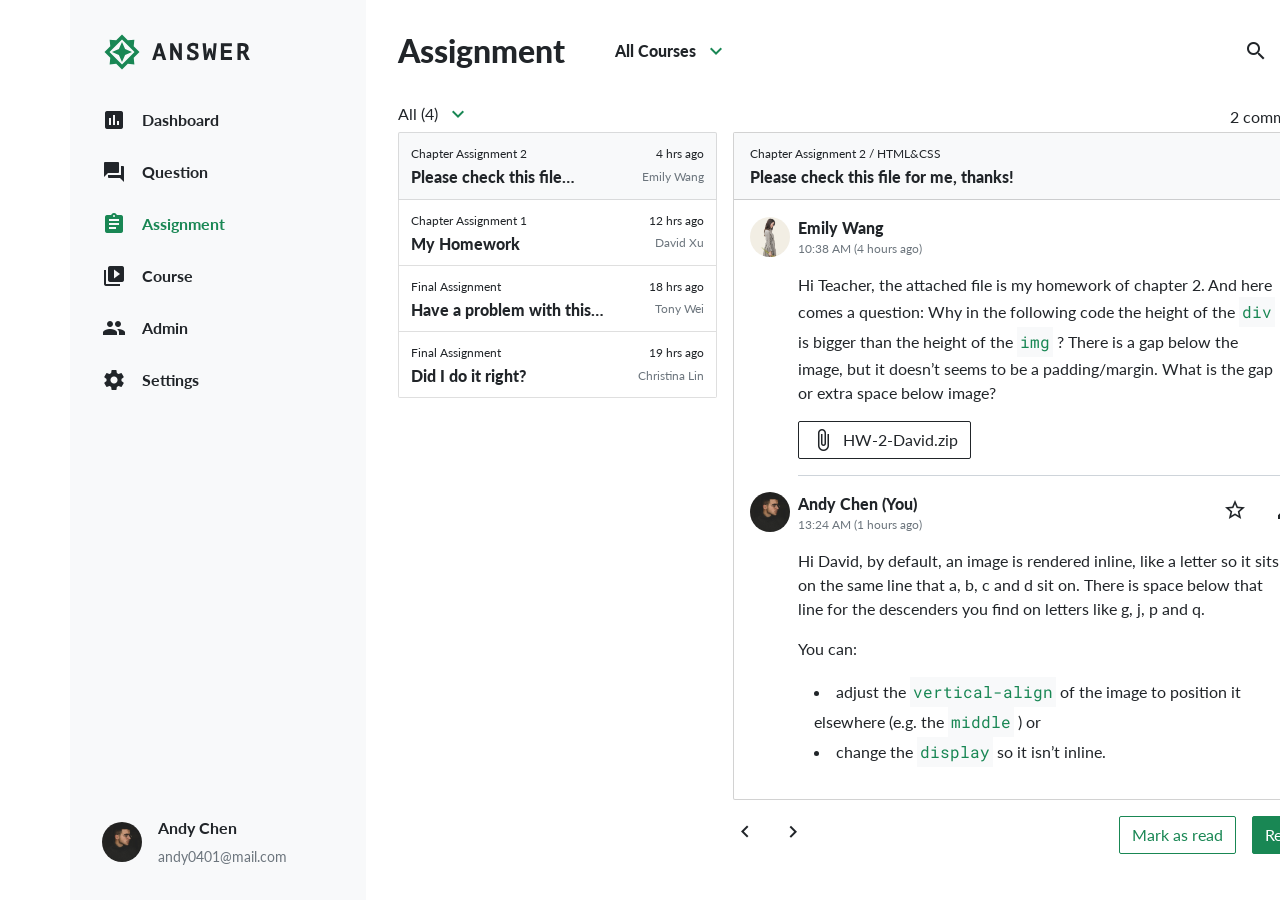
<file: index.html>
<!DOCTYPE html>
<html lang="en">

<head>
  <meta charset="UTF-8">
  <meta name="viewport" content="width=device-width, initial-scale=1.0">
  <meta http-equiv="X-UA-Compatible" content="ie=edge">
  <link rel="icon" href="assets/images/favicon.ico">
  <title>
    後台頁面
  </title>
  <link href="https://fonts.googleapis.com/icon?family=Material+Icons" rel="stylesheet">
  <link rel="stylesheet" href="./assets/style/all.css">
</head>

<body>
  <div class="container d-flex p-0">
    <aside class="bg-light d-flex flex-column justify-content-between pt-5 me-5">
      <nav>
        <h1><a href="#" class="ms-5 mb-5">ANSWER</a></h1>
        <ul class="nav flex-column">
          <li class="nav-item py-1">
            <a href="#" class="d-flex text-dark">
              <span class="material-icons">
                assessment
              </span>Dashboard</a>
          </li>
          <li class="nav-item  py-1">
            <a href="#" class="d-flex text-dark">
              <span class="material-icons">
                question_answer
              </span>Question</a>
          </li>
          <li class="nav-item  py-1">
            <a href="#" class="d-flex text-dark active">
              <span class="material-icons">
                assignment
              </span>Assignment</a>
          </li>
          <li class="nav-item  py-1">
            <a href="#" class="d-flex text-dark">
              <span class="material-icons">
                video_library
              </span>Course</a>
          </li>
          <li class="nav-item  py-1">
            <a href="#" class="d-flex text-dark">
              <span class="material-icons">
                people
              </span>Admin</a>
          </li>
          <li class="nav-item  py-1">
            <a href="#" class="d-flex text-dark">
              <span class="material-icons">
                settings
              </span>Settings</a>
          </li>
        </ul>
      </nav>

      <div class="user d-flex align-items-center mb-5 ms-5">
        <div class="avatar rounded-circle me-3"></div>
        <ul class="user-info m-0 p-0 list-unstyled">
          <li class="user-name m-0 p-0 mb-1">Andy Chen</li>
          <li class="user-mail"><a href="mailto:andy0401@mail.com">andy0401@mail.com</a></li>
        </ul>
      </div>
    </aside>
    <div class="main">
      <section class="top d-flex align-items-center justify-content-between mt-5">
    <div class="d-flex align-items-center">
        <h2>Assignment</h2>
        <div href="#" class="dropdown top-btn d-flex align-items-center" type="button" data-bs-toggle="dropdown"
            aria-expanded="false">All Courses
            <span class="material-icons ms-2">
                expand_more
            </span>
        </div>
        <ul class="dropdown-menu">
            <li><a class="dropdown-item" href="#">Chapter Assignment 1</a></li>
            <li><a class="dropdown-item" href="#">Chapter Assignment 2</a></li>
            <li><a class="dropdown-item" href="#">Final Assignment</a></li>
        </ul>
    </div>
    <ul class="tools d-flex list-unstyled m-0">
        <li><a href="#"><span class="material-icons">
                    search
                </span></a></li>
        <li class="ms-4"><a href="#"><span class="material-icons">
                    notifications_active
                </span></a></li>
    </ul>
</section>
<section class="content d-flex flex-column mt-5">
    <div class="d-flex align-items-center justify-content-between">
        <div>
            <div href="#" type="button" class="dropdown collection-btn d-flex align-items-center"
                data-bs-toggle="dropdown" aria-expanded="false">All (4)
                <span class="material-icons ps-2">
                    expand_more
                </span>
            </div>
            <ul class="dropdown-menu">
                <li><a class="dropdown-item" href="#">All (4)</a></li>
                <li><a class="dropdown-item" href="#">New (3)</a></li>
                <li><a class="dropdown-item" href="#">Fixed (1)</a></li>
            </ul>
        </div>


        <span>2 comments</span>
    </div>
    <div class="d-flex justify-content-between">
        <div class="collection me-3">
            <ul class="list-group collection-list">
                <li href="#" class="list-group-item list-group-item-action work">
                    <div class="collection-info d-flex align-items-center justify-content-between mb-1">
                        <p class="m-0">Chapter Assignment 2</p>
                        <p class="m-0">4 hrs ago</p>
                    </div>
                    <div class="collection-title  d-flex align-items-center justify-content-between">
                        <h3 class="m-0">Please check this file…</h3>
                        <span>Emily Wang</span>
                    </div>
                </li>
                <li href="#" class="list-group-item list-group-item-action">
                    <div class="collection-info d-flex align-items-center justify-content-between mb-1">
                        <p class="m-0">Chapter Assignment 1</p>
                        <p class="m-0">12 hrs ago</p>
                    </div>
                    <div class="collection-title  d-flex align-items-center justify-content-between">
                        <h3 class="m-0">My Homework</h3>
                        <span>David Xu</span>
                    </div>
                </li>
                <li href="#" class="list-group-item list-group-item-action">
                    <div class="collection-info d-flex align-items-center justify-content-between mb-1">
                        <p class="m-0">Final Assignment</p>
                        <p class="m-0">18 hrs ago</p>
                    </div>
                    <div class="collection-title  d-flex align-items-center justify-content-between">
                        <h3 class="m-0">Have a problem with this…</h3>
                        <span>Tony Wei</span>
                    </div>
                </li>
                <li href="#" class="list-group-item list-group-item-action">
                    <div class="collection-info d-flex align-items-center justify-content-between mb-1">
                        <p class="m-0">Final Assignment</p>
                        <p class="m-0">19 hrs ago</p>
                    </div>
                    <div class="collection-title  d-flex align-items-center justify-content-between">
                        <h3 class="m-0">Did I do it right?</h3>
                        <span>Christina Lin</span>
                    </div>
                </li>
            </ul>
        </div>
        <div class="article">
            <div class="card">
                <div class="card-header file d-flex align-items-center justify-content-between work">
                    <div>
                        <p>Chapter Assignment 2 / HTML&CSS</p>
                        <h3 class="m-0 mt-1">Please check this file for me, thanks!</h3>
                    </div>
                    <a href="#"><span class="material-icons">
                            more_vert
                        </span></a>
                </div>
                <div class="card-body pb-0">
                    <div class="card-user d-flex align-items-center">
                        <div class="card-avatar rounded-circle"></div>
                        <ul class="card-info list-unstyled m-0 ms-2">
                            <li class="card-name">Emily Wang</li>
                            <li class="card-times">10:38 AM (4 hours ago)</li>
                        </ul>
                    </div>
                    <p class="card-content ms-6 me-3 pb-3">Hi Teacher, the attached file is my homework of chapter 2.
                        And
                        here
                        comes a
                        question: Why in the
                        following code the height of the <span class="mark">div</span> is bigger than the height of the
                        <span class="mark">img</span> ? There is a gap below
                        the
                        image, but it doesn’t seems to be a padding/margin. What is the gap or extra space below image?

                        <button type="button" class="btn btn-outline-dark d-flex align-items-center mt-3">
                            <span class="material-icons me-2">
                                attach_file
                            </span>HW-2-David.zip</button>
                    </p>
                </div>
                <div class="card-admin card-body">
                    <div class="admin-user d-flex align-items-center justify-content-between">
                        <div class="d-flex">
                            <div class="admin-avatar rounded-circle"></div>
                            <ul class="admin-info list-unstyled m-0 ms-2">
                                <li class="admin-name">Andy Chen (You)</li>
                                <li class="admin-times">13:24 AM (1 hours ago)</li>
                            </ul>
                        </div>
                        <div><a href="#"><span class="admin-star material-icons">
                                    star_outline
                                </span></a>
                            <a href="#"><span class="admin-edit material-icons ms-4">
                                    edit
                                </span></a>
                        </div>
                    </div>
                    <p class="admin-content ms-6 me-3">
                        Hi David, by default, an image is rendered inline, like a letter so it sits on the same line
                        that a, b, c and d sit on. There is space below that line for the descenders you find on letters
                        like g, j, p and q.</p>
                    <p class="ms-6 me-3">You can:</p>
                    <ul class="ms-5 me-3">
                        <li>adjust the <span class="mark">vertical-align</span> of the image to position it
                            elsewhere
                            (e.g. the <span class="mark">middle</span> ) or</li>
                        <li>change the <span class="mark">display</span> so it isn’t inline.</li>
                    </ul>

                </div>
                <div class="edit d-none">
                    <div class="edit-card card-header file work">
                        <ul class="d-flex align-items-center list-unstyled">
                            <li class="me-4"><a href="" class="d-flex align-items-center">Body Text<span
                                        class="material-icons">
                                        arrow_drop_down
                                    </span></a></li>
                            <li class="me-4"><a href=""><span class="material-icons">
                                        format_bold
                                    </span></a></li>
                            <li class="me-4"><a href=""><span class="material-icons">
                                        format_italic
                                    </span></a></li>
                            <li class="me-4"><a href=""><span class="material-icons">
                                        format_list_bulleted
                                    </span></a></li>
                            <li class="me-4"><a href=""><span class="material-icons">
                                        format_list_numbered
                                    </span></a></li>
                            <li class="me-4"><a href=""><span class="material-icons">
                                        image
                                    </span></a></li>
                            <li class="me-4"><a href=""><span class="material-icons">
                                        link
                                    </span></a></li>
                            <li class="me-4"><a href=""><span class="material-icons">
                                        code
                                    </span></a></li>
                        </ul>
                    </div>
                    <div class="edit-body">
                        <textarea class="edit-content px-4 py-4" placeholder="Reply an answer…"></textarea>
                    </div>
                    <ul class="edit-buttons d-flex justify-content-end list-unstyled me-4 mb-3">
                        <li><button type="button" class="btn btn-outline-success edit-cancel">Cancel</button></li>
                        <li><button type="button" class="btn btn-success ms-3" data-bs-toggle="modal"
                                data-bs-target="#staticBackdrop">Reply</button></li>
                    </ul>
                </div>
            </div>
            <div class="article-footer d-flex justify-content-between align-items-center mt-3">
                <ul class="pages d-flex list-unstyled">
                    <li><a href="#"><span class="material-icons">
                                keyboard_arrow_left
                            </span></a>
                    </li>
                    <li class="ms-4"><a href="#"><span class="material-icons">
                                keyboard_arrow_right
                            </span></a>
                    </li>
                </ul>
                <ul class="admin-btn buttons d-flex list-unstyled">
                    <li><button type="button" class="btn btn-outline-success">Mark as read</button></li>
                    <li><button type="button" class="btn btn-success admin-reply ms-3">Reply</button></li>
                </ul>
            </div>
        </div>
    </div>
</section>
    </div>
  </div>

  <script src="https://cdn.jsdelivr.net/npm/bootstrap@5.0.2/dist/js/bootstrap.bundle.min.js"
    integrity="sha384-MrcW6ZMFYlzcLA8Nl+NtUVF0sA7MsXsP1UyJoMp4YLEuNSfAP+JcXn/tWtIaxVXM"
    crossorigin="anonymous"></script>
  <script src="./assets/js/vendors.js"></script>
  <script src="./assets/js/all.js"></script>
</body>

</html>
</file>
<file: assets/style/all.css>
@import url("https://fonts.googleapis.com/css2?family=Lato:wght@400;700&family=Roboto+Mono&display=swap");
/*!
   * Bootstrap  v5.2.0 (https://getbootstrap.com/)
   * Copyright 2011-2022 The Bootstrap Authors
   * Copyright 2011-2022 Twitter, Inc.
   * Licensed under MIT (https://github.com/twbs/bootstrap/blob/main/LICENSE)
   */
:root {
  --bs-blue: #0d6efd;
  --bs-indigo: #6610f2;
  --bs-purple: #6f42c1;
  --bs-pink: #d63384;
  --bs-red: #dc3545;
  --bs-orange: #fd7e14;
  --bs-yellow: #ffc107;
  --bs-green: #198754;
  --bs-teal: #20c997;
  --bs-cyan: #0dcaf0;
  --bs-black: #000;
  --bs-white: #fff;
  --bs-gray: #6c757d;
  --bs-gray-dark: #343a40;
  --bs-gray-100: #f8f9fa;
  --bs-gray-200: #e9ecef;
  --bs-gray-300: #dee2e6;
  --bs-gray-400: #ced4da;
  --bs-gray-500: #adb5bd;
  --bs-gray-600: #6c757d;
  --bs-gray-700: #495057;
  --bs-gray-800: #343a40;
  --bs-gray-900: #212529;
  --bs-primary: #0d6efd;
  --bs-secondary: #6c757d;
  --bs-success: #198754;
  --bs-info: #0dcaf0;
  --bs-warning: #ffc107;
  --bs-danger: #dc3545;
  --bs-light: #f8f9fa;
  --bs-dark: #212529;
  --bs-primary-rgb: 13, 110, 253;
  --bs-secondary-rgb: 108, 117, 125;
  --bs-success-rgb: 25, 135, 84;
  --bs-info-rgb: 13, 202, 240;
  --bs-warning-rgb: 255, 193, 7;
  --bs-danger-rgb: 220, 53, 69;
  --bs-light-rgb: 248, 249, 250;
  --bs-dark-rgb: 33, 37, 41;
  --bs-white-rgb: 255, 255, 255;
  --bs-black-rgb: 0, 0, 0;
  --bs-body-color-rgb: 33, 37, 41;
  --bs-body-bg-rgb: 255, 255, 255;
  --bs-font-sans-serif: system-ui, -apple-system, "Segoe UI", Roboto, "Helvetica Neue", "Noto Sans", "Liberation Sans", Arial, sans-serif, "Apple Color Emoji", "Segoe UI Emoji", "Segoe UI Symbol", "Noto Color Emoji";
  --bs-font-monospace: SFMono-Regular, Menlo, Monaco, Consolas, "Liberation Mono", "Courier New", monospace;
  --bs-gradient: linear-gradient(180deg, rgba(255, 255, 255, 0.15), rgba(255, 255, 255, 0));
  --bs-body-font-family: var(--bs-font-sans-serif);
  --bs-body-font-size: 1rem;
  --bs-body-font-weight: 400;
  --bs-body-line-height: 1.5;
  --bs-body-color: #212529;
  --bs-body-bg: #fff;
  --bs-border-width: 1px;
  --bs-border-style: solid;
  --bs-border-color: #dee2e6;
  --bs-border-color-translucent: rgba(0, 0, 0, 0.175);
  --bs-border-radius: 0.125rem;
  --bs-border-radius-sm: 0.25rem;
  --bs-border-radius-lg: 0.5rem;
  --bs-border-radius-xl: 1rem;
  --bs-border-radius-2xl: 2rem;
  --bs-border-radius-pill: 50rem;
  --bs-link-color: #0d6efd;
  --bs-link-hover-color: #0a58ca;
  --bs-code-color: #d63384;
  --bs-highlight-bg: #fff3cd; }

*,
*::before,
*::after {
  -webkit-box-sizing: border-box;
          box-sizing: border-box; }

@media (prefers-reduced-motion: no-preference) {
  :root {
    scroll-behavior: smooth; } }

body {
  margin: 0;
  font-family: var(--bs-body-font-family);
  font-size: var(--bs-body-font-size);
  font-weight: var(--bs-body-font-weight);
  line-height: var(--bs-body-line-height);
  color: var(--bs-body-color);
  text-align: var(--bs-body-text-align);
  background-color: var(--bs-body-bg);
  -webkit-text-size-adjust: 100%;
  -webkit-tap-highlight-color: rgba(0, 0, 0, 0); }

hr {
  margin: 1rem 0;
  color: inherit;
  border: 0;
  border-top: 1px solid;
  opacity: 0.25; }

h1, .h1, h2, .h2, h3, .h3, h4, .h4, h5, .h5, h6, .h6 {
  margin-top: 0;
  margin-bottom: 0.5rem;
  font-weight: 500;
  line-height: 1.2; }

h1, .h1 {
  font-size: calc(1.375rem + 1.5vw); }
  @media (min-width: 1200px) {
    h1, .h1 {
      font-size: 2.5rem; } }

h2, .h2 {
  font-size: calc(1.325rem + 0.9vw); }
  @media (min-width: 1200px) {
    h2, .h2 {
      font-size: 2rem; } }

h3, .h3 {
  font-size: calc(1.3rem + 0.6vw); }
  @media (min-width: 1200px) {
    h3, .h3 {
      font-size: 1.75rem; } }

h4, .h4 {
  font-size: calc(1.275rem + 0.3vw); }
  @media (min-width: 1200px) {
    h4, .h4 {
      font-size: 1.5rem; } }

h5, .h5 {
  font-size: 1.25rem; }

h6, .h6 {
  font-size: 1rem; }

p {
  margin-top: 0;
  margin-bottom: 1rem; }

abbr[title] {
  -webkit-text-decoration: underline dotted;
          text-decoration: underline dotted;
  cursor: help;
  -webkit-text-decoration-skip-ink: none;
          text-decoration-skip-ink: none; }

address {
  margin-bottom: 1rem;
  font-style: normal;
  line-height: inherit; }

ol,
ul {
  padding-left: 2rem; }

ol,
ul,
dl {
  margin-top: 0;
  margin-bottom: 1rem; }

ol ol,
ul ul,
ol ul,
ul ol {
  margin-bottom: 0; }

dt {
  font-weight: 700; }

dd {
  margin-bottom: .5rem;
  margin-left: 0; }

blockquote {
  margin: 0 0 1rem; }

b,
strong {
  font-weight: bolder; }

small, .small {
  font-size: 0.875em; }

mark, .mark {
  padding: 0.1875em;
  background-color: var(--bs-highlight-bg); }

sub,
sup {
  position: relative;
  font-size: 0.75em;
  line-height: 0;
  vertical-align: baseline; }

sub {
  bottom: -.25em; }

sup {
  top: -.5em; }

a {
  color: var(--bs-link-color);
  text-decoration: underline; }
  a:hover {
    color: var(--bs-link-hover-color); }

a:not([href]):not([class]), a:not([href]):not([class]):hover {
  color: inherit;
  text-decoration: none; }

pre,
code,
kbd,
samp {
  font-family: var(--bs-font-monospace);
  font-size: 1em; }

pre {
  display: block;
  margin-top: 0;
  margin-bottom: 1rem;
  overflow: auto;
  font-size: 0.875em; }
  pre code {
    font-size: inherit;
    color: inherit;
    word-break: normal; }

code {
  font-size: 0.875em;
  color: var(--bs-code-color);
  word-wrap: break-word; }
  a > code {
    color: inherit; }

kbd {
  padding: 0.1875rem 0.375rem;
  font-size: 0.875em;
  color: var(--bs-body-bg);
  background-color: var(--bs-body-color);
  border-radius: 0.25rem; }
  kbd kbd {
    padding: 0;
    font-size: 1em; }

figure {
  margin: 0 0 1rem; }

img,
svg {
  vertical-align: middle; }

table {
  caption-side: bottom;
  border-collapse: collapse; }

caption {
  padding-top: 0.5rem;
  padding-bottom: 0.5rem;
  color: #6c757d;
  text-align: left; }

th {
  text-align: inherit;
  text-align: -webkit-match-parent; }

thead,
tbody,
tfoot,
tr,
td,
th {
  border-color: inherit;
  border-style: solid;
  border-width: 0; }

label {
  display: inline-block; }

button {
  border-radius: 0; }

button:focus:not(:focus-visible) {
  outline: 0; }

input,
button,
select,
optgroup,
textarea {
  margin: 0;
  font-family: inherit;
  font-size: inherit;
  line-height: inherit; }

button,
select {
  text-transform: none; }

[role="button"] {
  cursor: pointer; }

select {
  word-wrap: normal; }
  select:disabled {
    opacity: 1; }

[list]:not([type="date"]):not([type="datetime-local"]):not([type="month"]):not([type="week"]):not([type="time"])::-webkit-calendar-picker-indicator {
  display: none !important; }

button,
[type="button"],
[type="reset"],
[type="submit"] {
  -webkit-appearance: button; }
  button:not(:disabled),
  [type="button"]:not(:disabled),
  [type="reset"]:not(:disabled),
  [type="submit"]:not(:disabled) {
    cursor: pointer; }

::-moz-focus-inner {
  padding: 0;
  border-style: none; }

textarea {
  resize: vertical; }

fieldset {
  min-width: 0;
  padding: 0;
  margin: 0;
  border: 0; }

legend {
  float: left;
  width: 100%;
  padding: 0;
  margin-bottom: 0.5rem;
  font-size: calc(1.275rem + 0.3vw);
  line-height: inherit; }
  @media (min-width: 1200px) {
    legend {
      font-size: 1.5rem; } }
  legend + * {
    clear: left; }

::-webkit-datetime-edit-fields-wrapper,
::-webkit-datetime-edit-text,
::-webkit-datetime-edit-minute,
::-webkit-datetime-edit-hour-field,
::-webkit-datetime-edit-day-field,
::-webkit-datetime-edit-month-field,
::-webkit-datetime-edit-year-field {
  padding: 0; }

::-webkit-inner-spin-button {
  height: auto; }

[type="search"] {
  outline-offset: -2px;
  -webkit-appearance: textfield; }

/* rtl:raw:
[type="tel"],
[type="url"],
[type="email"],
[type="number"] {
  direction: ltr;
}
*/
::-webkit-search-decoration {
  -webkit-appearance: none; }

::-webkit-color-swatch-wrapper {
  padding: 0; }

::file-selector-button {
  font: inherit;
  -webkit-appearance: button; }

output {
  display: inline-block; }

iframe {
  border: 0; }

summary {
  display: list-item;
  cursor: pointer; }

progress {
  vertical-align: baseline; }

[hidden] {
  display: none !important; }

.lead {
  font-size: 1.25rem;
  font-weight: 300; }

.display-1 {
  font-size: calc(1.625rem + 4.5vw);
  font-weight: 300;
  line-height: 1.2; }
  @media (min-width: 1200px) {
    .display-1 {
      font-size: 5rem; } }

.display-2 {
  font-size: calc(1.575rem + 3.9vw);
  font-weight: 300;
  line-height: 1.2; }
  @media (min-width: 1200px) {
    .display-2 {
      font-size: 4.5rem; } }

.display-3 {
  font-size: calc(1.525rem + 3.3vw);
  font-weight: 300;
  line-height: 1.2; }
  @media (min-width: 1200px) {
    .display-3 {
      font-size: 4rem; } }

.display-4 {
  font-size: calc(1.475rem + 2.7vw);
  font-weight: 300;
  line-height: 1.2; }
  @media (min-width: 1200px) {
    .display-4 {
      font-size: 3.5rem; } }

.display-5 {
  font-size: calc(1.425rem + 2.1vw);
  font-weight: 300;
  line-height: 1.2; }
  @media (min-width: 1200px) {
    .display-5 {
      font-size: 3rem; } }

.display-6 {
  font-size: calc(1.375rem + 1.5vw);
  font-weight: 300;
  line-height: 1.2; }
  @media (min-width: 1200px) {
    .display-6 {
      font-size: 2.5rem; } }

.list-unstyled {
  padding-left: 0;
  list-style: none; }

.list-inline {
  padding-left: 0;
  list-style: none; }

.list-inline-item {
  display: inline-block; }
  .list-inline-item:not(:last-child) {
    margin-right: 0.5rem; }

.initialism {
  font-size: 0.875em;
  text-transform: uppercase; }

.blockquote {
  margin-bottom: 1rem;
  font-size: 1.25rem; }
  .blockquote > :last-child {
    margin-bottom: 0; }

.blockquote-footer {
  margin-top: -1rem;
  margin-bottom: 1rem;
  font-size: 0.875em;
  color: #6c757d; }
  .blockquote-footer::before {
    content: "\2014\00A0"; }

.img-fluid {
  max-width: 100%;
  height: auto; }

.img-thumbnail {
  padding: 0.25rem;
  background-color: #fff;
  border: 1px solid var(--bs-border-color);
  border-radius: 0.125rem;
  max-width: 100%;
  height: auto; }

.figure {
  display: inline-block; }

.figure-img {
  margin-bottom: 0.5rem;
  line-height: 1; }

.figure-caption {
  font-size: 0.875em;
  color: #6c757d; }

.container,
.container-fluid,
.container-sm,
.container-md,
.container-lg,
.container-xl,
.container-xxl {
  --bs-gutter-x: 1.5rem;
  --bs-gutter-y: 0;
  width: 100%;
  padding-right: calc(var(--bs-gutter-x) * .5);
  padding-left: calc(var(--bs-gutter-x) * .5);
  margin-right: auto;
  margin-left: auto; }

@media (min-width: 576px) {
  .container, .container-sm {
    max-width: 540px; } }

@media (min-width: 768px) {
  .container, .container-sm, .container-md {
    max-width: 720px; } }

@media (min-width: 992px) {
  .container, .container-sm, .container-md, .container-lg {
    max-width: 960px; } }

@media (min-width: 1200px) {
  .container, .container-sm, .container-md, .container-lg, .container-xl {
    max-width: 1140px; } }

@media (min-width: 1400px) {
  .container, .container-sm, .container-md, .container-lg, .container-xl, .container-xxl {
    max-width: 1320px; } }

.row {
  --bs-gutter-x: 1.5rem;
  --bs-gutter-y: 0;
  display: -webkit-box;
  display: -ms-flexbox;
  display: flex;
  -ms-flex-wrap: wrap;
      flex-wrap: wrap;
  margin-top: calc(-1 * var(--bs-gutter-y));
  margin-right: calc(-.5 * var(--bs-gutter-x));
  margin-left: calc(-.5 * var(--bs-gutter-x)); }
  .row > * {
    -ms-flex-negative: 0;
        flex-shrink: 0;
    width: 100%;
    max-width: 100%;
    padding-right: calc(var(--bs-gutter-x) * .5);
    padding-left: calc(var(--bs-gutter-x) * .5);
    margin-top: var(--bs-gutter-y); }

.col {
  -webkit-box-flex: 1;
      -ms-flex: 1 0 0%;
          flex: 1 0 0%; }

.row-cols-auto > * {
  -webkit-box-flex: 0;
      -ms-flex: 0 0 auto;
          flex: 0 0 auto;
  width: auto; }

.row-cols-1 > * {
  -webkit-box-flex: 0;
      -ms-flex: 0 0 auto;
          flex: 0 0 auto;
  width: 100%; }

.row-cols-2 > * {
  -webkit-box-flex: 0;
      -ms-flex: 0 0 auto;
          flex: 0 0 auto;
  width: 50%; }

.row-cols-3 > * {
  -webkit-box-flex: 0;
      -ms-flex: 0 0 auto;
          flex: 0 0 auto;
  width: 33.33333%; }

.row-cols-4 > * {
  -webkit-box-flex: 0;
      -ms-flex: 0 0 auto;
          flex: 0 0 auto;
  width: 25%; }

.row-cols-5 > * {
  -webkit-box-flex: 0;
      -ms-flex: 0 0 auto;
          flex: 0 0 auto;
  width: 20%; }

.row-cols-6 > * {
  -webkit-box-flex: 0;
      -ms-flex: 0 0 auto;
          flex: 0 0 auto;
  width: 16.66667%; }

.col-auto {
  -webkit-box-flex: 0;
      -ms-flex: 0 0 auto;
          flex: 0 0 auto;
  width: auto; }

.col-1 {
  -webkit-box-flex: 0;
      -ms-flex: 0 0 auto;
          flex: 0 0 auto;
  width: 8.33333%; }

.col-2 {
  -webkit-box-flex: 0;
      -ms-flex: 0 0 auto;
          flex: 0 0 auto;
  width: 16.66667%; }

.col-3 {
  -webkit-box-flex: 0;
      -ms-flex: 0 0 auto;
          flex: 0 0 auto;
  width: 25%; }

.col-4 {
  -webkit-box-flex: 0;
      -ms-flex: 0 0 auto;
          flex: 0 0 auto;
  width: 33.33333%; }

.col-5 {
  -webkit-box-flex: 0;
      -ms-flex: 0 0 auto;
          flex: 0 0 auto;
  width: 41.66667%; }

.col-6 {
  -webkit-box-flex: 0;
      -ms-flex: 0 0 auto;
          flex: 0 0 auto;
  width: 50%; }

.col-7 {
  -webkit-box-flex: 0;
      -ms-flex: 0 0 auto;
          flex: 0 0 auto;
  width: 58.33333%; }

.col-8 {
  -webkit-box-flex: 0;
      -ms-flex: 0 0 auto;
          flex: 0 0 auto;
  width: 66.66667%; }

.col-9 {
  -webkit-box-flex: 0;
      -ms-flex: 0 0 auto;
          flex: 0 0 auto;
  width: 75%; }

.col-10 {
  -webkit-box-flex: 0;
      -ms-flex: 0 0 auto;
          flex: 0 0 auto;
  width: 83.33333%; }

.col-11 {
  -webkit-box-flex: 0;
      -ms-flex: 0 0 auto;
          flex: 0 0 auto;
  width: 91.66667%; }

.col-12 {
  -webkit-box-flex: 0;
      -ms-flex: 0 0 auto;
          flex: 0 0 auto;
  width: 100%; }

.offset-1 {
  margin-left: 8.33333%; }

.offset-2 {
  margin-left: 16.66667%; }

.offset-3 {
  margin-left: 25%; }

.offset-4 {
  margin-left: 33.33333%; }

.offset-5 {
  margin-left: 41.66667%; }

.offset-6 {
  margin-left: 50%; }

.offset-7 {
  margin-left: 58.33333%; }

.offset-8 {
  margin-left: 66.66667%; }

.offset-9 {
  margin-left: 75%; }

.offset-10 {
  margin-left: 83.33333%; }

.offset-11 {
  margin-left: 91.66667%; }

.g-0,
.gx-0 {
  --bs-gutter-x: 0; }

.g-0,
.gy-0 {
  --bs-gutter-y: 0; }

.g-1,
.gx-1 {
  --bs-gutter-x: 0.25rem; }

.g-1,
.gy-1 {
  --bs-gutter-y: 0.25rem; }

.g-2,
.gx-2 {
  --bs-gutter-x: 0.5rem; }

.g-2,
.gy-2 {
  --bs-gutter-y: 0.5rem; }

.g-3,
.gx-3 {
  --bs-gutter-x: 1rem; }

.g-3,
.gy-3 {
  --bs-gutter-y: 1rem; }

.g-4,
.gx-4 {
  --bs-gutter-x: 1.5rem; }

.g-4,
.gy-4 {
  --bs-gutter-y: 1.5rem; }

.g-5,
.gx-5 {
  --bs-gutter-x: 2rem; }

.g-5,
.gy-5 {
  --bs-gutter-y: 2rem; }

.g-6,
.gx-6 {
  --bs-gutter-x: 3rem; }

.g-6,
.gy-6 {
  --bs-gutter-y: 3rem; }

@media (min-width: 576px) {
  .col-sm {
    -webkit-box-flex: 1;
        -ms-flex: 1 0 0%;
            flex: 1 0 0%; }
  .row-cols-sm-auto > * {
    -webkit-box-flex: 0;
        -ms-flex: 0 0 auto;
            flex: 0 0 auto;
    width: auto; }
  .row-cols-sm-1 > * {
    -webkit-box-flex: 0;
        -ms-flex: 0 0 auto;
            flex: 0 0 auto;
    width: 100%; }
  .row-cols-sm-2 > * {
    -webkit-box-flex: 0;
        -ms-flex: 0 0 auto;
            flex: 0 0 auto;
    width: 50%; }
  .row-cols-sm-3 > * {
    -webkit-box-flex: 0;
        -ms-flex: 0 0 auto;
            flex: 0 0 auto;
    width: 33.33333%; }
  .row-cols-sm-4 > * {
    -webkit-box-flex: 0;
        -ms-flex: 0 0 auto;
            flex: 0 0 auto;
    width: 25%; }
  .row-cols-sm-5 > * {
    -webkit-box-flex: 0;
        -ms-flex: 0 0 auto;
            flex: 0 0 auto;
    width: 20%; }
  .row-cols-sm-6 > * {
    -webkit-box-flex: 0;
        -ms-flex: 0 0 auto;
            flex: 0 0 auto;
    width: 16.66667%; }
  .col-sm-auto {
    -webkit-box-flex: 0;
        -ms-flex: 0 0 auto;
            flex: 0 0 auto;
    width: auto; }
  .col-sm-1 {
    -webkit-box-flex: 0;
        -ms-flex: 0 0 auto;
            flex: 0 0 auto;
    width: 8.33333%; }
  .col-sm-2 {
    -webkit-box-flex: 0;
        -ms-flex: 0 0 auto;
            flex: 0 0 auto;
    width: 16.66667%; }
  .col-sm-3 {
    -webkit-box-flex: 0;
        -ms-flex: 0 0 auto;
            flex: 0 0 auto;
    width: 25%; }
  .col-sm-4 {
    -webkit-box-flex: 0;
        -ms-flex: 0 0 auto;
            flex: 0 0 auto;
    width: 33.33333%; }
  .col-sm-5 {
    -webkit-box-flex: 0;
        -ms-flex: 0 0 auto;
            flex: 0 0 auto;
    width: 41.66667%; }
  .col-sm-6 {
    -webkit-box-flex: 0;
        -ms-flex: 0 0 auto;
            flex: 0 0 auto;
    width: 50%; }
  .col-sm-7 {
    -webkit-box-flex: 0;
        -ms-flex: 0 0 auto;
            flex: 0 0 auto;
    width: 58.33333%; }
  .col-sm-8 {
    -webkit-box-flex: 0;
        -ms-flex: 0 0 auto;
            flex: 0 0 auto;
    width: 66.66667%; }
  .col-sm-9 {
    -webkit-box-flex: 0;
        -ms-flex: 0 0 auto;
            flex: 0 0 auto;
    width: 75%; }
  .col-sm-10 {
    -webkit-box-flex: 0;
        -ms-flex: 0 0 auto;
            flex: 0 0 auto;
    width: 83.33333%; }
  .col-sm-11 {
    -webkit-box-flex: 0;
        -ms-flex: 0 0 auto;
            flex: 0 0 auto;
    width: 91.66667%; }
  .col-sm-12 {
    -webkit-box-flex: 0;
        -ms-flex: 0 0 auto;
            flex: 0 0 auto;
    width: 100%; }
  .offset-sm-0 {
    margin-left: 0; }
  .offset-sm-1 {
    margin-left: 8.33333%; }
  .offset-sm-2 {
    margin-left: 16.66667%; }
  .offset-sm-3 {
    margin-left: 25%; }
  .offset-sm-4 {
    margin-left: 33.33333%; }
  .offset-sm-5 {
    margin-left: 41.66667%; }
  .offset-sm-6 {
    margin-left: 50%; }
  .offset-sm-7 {
    margin-left: 58.33333%; }
  .offset-sm-8 {
    margin-left: 66.66667%; }
  .offset-sm-9 {
    margin-left: 75%; }
  .offset-sm-10 {
    margin-left: 83.33333%; }
  .offset-sm-11 {
    margin-left: 91.66667%; }
  .g-sm-0,
  .gx-sm-0 {
    --bs-gutter-x: 0; }
  .g-sm-0,
  .gy-sm-0 {
    --bs-gutter-y: 0; }
  .g-sm-1,
  .gx-sm-1 {
    --bs-gutter-x: 0.25rem; }
  .g-sm-1,
  .gy-sm-1 {
    --bs-gutter-y: 0.25rem; }
  .g-sm-2,
  .gx-sm-2 {
    --bs-gutter-x: 0.5rem; }
  .g-sm-2,
  .gy-sm-2 {
    --bs-gutter-y: 0.5rem; }
  .g-sm-3,
  .gx-sm-3 {
    --bs-gutter-x: 1rem; }
  .g-sm-3,
  .gy-sm-3 {
    --bs-gutter-y: 1rem; }
  .g-sm-4,
  .gx-sm-4 {
    --bs-gutter-x: 1.5rem; }
  .g-sm-4,
  .gy-sm-4 {
    --bs-gutter-y: 1.5rem; }
  .g-sm-5,
  .gx-sm-5 {
    --bs-gutter-x: 2rem; }
  .g-sm-5,
  .gy-sm-5 {
    --bs-gutter-y: 2rem; }
  .g-sm-6,
  .gx-sm-6 {
    --bs-gutter-x: 3rem; }
  .g-sm-6,
  .gy-sm-6 {
    --bs-gutter-y: 3rem; } }

@media (min-width: 768px) {
  .col-md {
    -webkit-box-flex: 1;
        -ms-flex: 1 0 0%;
            flex: 1 0 0%; }
  .row-cols-md-auto > * {
    -webkit-box-flex: 0;
        -ms-flex: 0 0 auto;
            flex: 0 0 auto;
    width: auto; }
  .row-cols-md-1 > * {
    -webkit-box-flex: 0;
        -ms-flex: 0 0 auto;
            flex: 0 0 auto;
    width: 100%; }
  .row-cols-md-2 > * {
    -webkit-box-flex: 0;
        -ms-flex: 0 0 auto;
            flex: 0 0 auto;
    width: 50%; }
  .row-cols-md-3 > * {
    -webkit-box-flex: 0;
        -ms-flex: 0 0 auto;
            flex: 0 0 auto;
    width: 33.33333%; }
  .row-cols-md-4 > * {
    -webkit-box-flex: 0;
        -ms-flex: 0 0 auto;
            flex: 0 0 auto;
    width: 25%; }
  .row-cols-md-5 > * {
    -webkit-box-flex: 0;
        -ms-flex: 0 0 auto;
            flex: 0 0 auto;
    width: 20%; }
  .row-cols-md-6 > * {
    -webkit-box-flex: 0;
        -ms-flex: 0 0 auto;
            flex: 0 0 auto;
    width: 16.66667%; }
  .col-md-auto {
    -webkit-box-flex: 0;
        -ms-flex: 0 0 auto;
            flex: 0 0 auto;
    width: auto; }
  .col-md-1 {
    -webkit-box-flex: 0;
        -ms-flex: 0 0 auto;
            flex: 0 0 auto;
    width: 8.33333%; }
  .col-md-2 {
    -webkit-box-flex: 0;
        -ms-flex: 0 0 auto;
            flex: 0 0 auto;
    width: 16.66667%; }
  .col-md-3 {
    -webkit-box-flex: 0;
        -ms-flex: 0 0 auto;
            flex: 0 0 auto;
    width: 25%; }
  .col-md-4 {
    -webkit-box-flex: 0;
        -ms-flex: 0 0 auto;
            flex: 0 0 auto;
    width: 33.33333%; }
  .col-md-5 {
    -webkit-box-flex: 0;
        -ms-flex: 0 0 auto;
            flex: 0 0 auto;
    width: 41.66667%; }
  .col-md-6 {
    -webkit-box-flex: 0;
        -ms-flex: 0 0 auto;
            flex: 0 0 auto;
    width: 50%; }
  .col-md-7 {
    -webkit-box-flex: 0;
        -ms-flex: 0 0 auto;
            flex: 0 0 auto;
    width: 58.33333%; }
  .col-md-8 {
    -webkit-box-flex: 0;
        -ms-flex: 0 0 auto;
            flex: 0 0 auto;
    width: 66.66667%; }
  .col-md-9 {
    -webkit-box-flex: 0;
        -ms-flex: 0 0 auto;
            flex: 0 0 auto;
    width: 75%; }
  .col-md-10 {
    -webkit-box-flex: 0;
        -ms-flex: 0 0 auto;
            flex: 0 0 auto;
    width: 83.33333%; }
  .col-md-11 {
    -webkit-box-flex: 0;
        -ms-flex: 0 0 auto;
            flex: 0 0 auto;
    width: 91.66667%; }
  .col-md-12 {
    -webkit-box-flex: 0;
        -ms-flex: 0 0 auto;
            flex: 0 0 auto;
    width: 100%; }
  .offset-md-0 {
    margin-left: 0; }
  .offset-md-1 {
    margin-left: 8.33333%; }
  .offset-md-2 {
    margin-left: 16.66667%; }
  .offset-md-3 {
    margin-left: 25%; }
  .offset-md-4 {
    margin-left: 33.33333%; }
  .offset-md-5 {
    margin-left: 41.66667%; }
  .offset-md-6 {
    margin-left: 50%; }
  .offset-md-7 {
    margin-left: 58.33333%; }
  .offset-md-8 {
    margin-left: 66.66667%; }
  .offset-md-9 {
    margin-left: 75%; }
  .offset-md-10 {
    margin-left: 83.33333%; }
  .offset-md-11 {
    margin-left: 91.66667%; }
  .g-md-0,
  .gx-md-0 {
    --bs-gutter-x: 0; }
  .g-md-0,
  .gy-md-0 {
    --bs-gutter-y: 0; }
  .g-md-1,
  .gx-md-1 {
    --bs-gutter-x: 0.25rem; }
  .g-md-1,
  .gy-md-1 {
    --bs-gutter-y: 0.25rem; }
  .g-md-2,
  .gx-md-2 {
    --bs-gutter-x: 0.5rem; }
  .g-md-2,
  .gy-md-2 {
    --bs-gutter-y: 0.5rem; }
  .g-md-3,
  .gx-md-3 {
    --bs-gutter-x: 1rem; }
  .g-md-3,
  .gy-md-3 {
    --bs-gutter-y: 1rem; }
  .g-md-4,
  .gx-md-4 {
    --bs-gutter-x: 1.5rem; }
  .g-md-4,
  .gy-md-4 {
    --bs-gutter-y: 1.5rem; }
  .g-md-5,
  .gx-md-5 {
    --bs-gutter-x: 2rem; }
  .g-md-5,
  .gy-md-5 {
    --bs-gutter-y: 2rem; }
  .g-md-6,
  .gx-md-6 {
    --bs-gutter-x: 3rem; }
  .g-md-6,
  .gy-md-6 {
    --bs-gutter-y: 3rem; } }

@media (min-width: 992px) {
  .col-lg {
    -webkit-box-flex: 1;
        -ms-flex: 1 0 0%;
            flex: 1 0 0%; }
  .row-cols-lg-auto > * {
    -webkit-box-flex: 0;
        -ms-flex: 0 0 auto;
            flex: 0 0 auto;
    width: auto; }
  .row-cols-lg-1 > * {
    -webkit-box-flex: 0;
        -ms-flex: 0 0 auto;
            flex: 0 0 auto;
    width: 100%; }
  .row-cols-lg-2 > * {
    -webkit-box-flex: 0;
        -ms-flex: 0 0 auto;
            flex: 0 0 auto;
    width: 50%; }
  .row-cols-lg-3 > * {
    -webkit-box-flex: 0;
        -ms-flex: 0 0 auto;
            flex: 0 0 auto;
    width: 33.33333%; }
  .row-cols-lg-4 > * {
    -webkit-box-flex: 0;
        -ms-flex: 0 0 auto;
            flex: 0 0 auto;
    width: 25%; }
  .row-cols-lg-5 > * {
    -webkit-box-flex: 0;
        -ms-flex: 0 0 auto;
            flex: 0 0 auto;
    width: 20%; }
  .row-cols-lg-6 > * {
    -webkit-box-flex: 0;
        -ms-flex: 0 0 auto;
            flex: 0 0 auto;
    width: 16.66667%; }
  .col-lg-auto {
    -webkit-box-flex: 0;
        -ms-flex: 0 0 auto;
            flex: 0 0 auto;
    width: auto; }
  .col-lg-1 {
    -webkit-box-flex: 0;
        -ms-flex: 0 0 auto;
            flex: 0 0 auto;
    width: 8.33333%; }
  .col-lg-2 {
    -webkit-box-flex: 0;
        -ms-flex: 0 0 auto;
            flex: 0 0 auto;
    width: 16.66667%; }
  .col-lg-3 {
    -webkit-box-flex: 0;
        -ms-flex: 0 0 auto;
            flex: 0 0 auto;
    width: 25%; }
  .col-lg-4 {
    -webkit-box-flex: 0;
        -ms-flex: 0 0 auto;
            flex: 0 0 auto;
    width: 33.33333%; }
  .col-lg-5 {
    -webkit-box-flex: 0;
        -ms-flex: 0 0 auto;
            flex: 0 0 auto;
    width: 41.66667%; }
  .col-lg-6 {
    -webkit-box-flex: 0;
        -ms-flex: 0 0 auto;
            flex: 0 0 auto;
    width: 50%; }
  .col-lg-7 {
    -webkit-box-flex: 0;
        -ms-flex: 0 0 auto;
            flex: 0 0 auto;
    width: 58.33333%; }
  .col-lg-8 {
    -webkit-box-flex: 0;
        -ms-flex: 0 0 auto;
            flex: 0 0 auto;
    width: 66.66667%; }
  .col-lg-9 {
    -webkit-box-flex: 0;
        -ms-flex: 0 0 auto;
            flex: 0 0 auto;
    width: 75%; }
  .col-lg-10 {
    -webkit-box-flex: 0;
        -ms-flex: 0 0 auto;
            flex: 0 0 auto;
    width: 83.33333%; }
  .col-lg-11 {
    -webkit-box-flex: 0;
        -ms-flex: 0 0 auto;
            flex: 0 0 auto;
    width: 91.66667%; }
  .col-lg-12 {
    -webkit-box-flex: 0;
        -ms-flex: 0 0 auto;
            flex: 0 0 auto;
    width: 100%; }
  .offset-lg-0 {
    margin-left: 0; }
  .offset-lg-1 {
    margin-left: 8.33333%; }
  .offset-lg-2 {
    margin-left: 16.66667%; }
  .offset-lg-3 {
    margin-left: 25%; }
  .offset-lg-4 {
    margin-left: 33.33333%; }
  .offset-lg-5 {
    margin-left: 41.66667%; }
  .offset-lg-6 {
    margin-left: 50%; }
  .offset-lg-7 {
    margin-left: 58.33333%; }
  .offset-lg-8 {
    margin-left: 66.66667%; }
  .offset-lg-9 {
    margin-left: 75%; }
  .offset-lg-10 {
    margin-left: 83.33333%; }
  .offset-lg-11 {
    margin-left: 91.66667%; }
  .g-lg-0,
  .gx-lg-0 {
    --bs-gutter-x: 0; }
  .g-lg-0,
  .gy-lg-0 {
    --bs-gutter-y: 0; }
  .g-lg-1,
  .gx-lg-1 {
    --bs-gutter-x: 0.25rem; }
  .g-lg-1,
  .gy-lg-1 {
    --bs-gutter-y: 0.25rem; }
  .g-lg-2,
  .gx-lg-2 {
    --bs-gutter-x: 0.5rem; }
  .g-lg-2,
  .gy-lg-2 {
    --bs-gutter-y: 0.5rem; }
  .g-lg-3,
  .gx-lg-3 {
    --bs-gutter-x: 1rem; }
  .g-lg-3,
  .gy-lg-3 {
    --bs-gutter-y: 1rem; }
  .g-lg-4,
  .gx-lg-4 {
    --bs-gutter-x: 1.5rem; }
  .g-lg-4,
  .gy-lg-4 {
    --bs-gutter-y: 1.5rem; }
  .g-lg-5,
  .gx-lg-5 {
    --bs-gutter-x: 2rem; }
  .g-lg-5,
  .gy-lg-5 {
    --bs-gutter-y: 2rem; }
  .g-lg-6,
  .gx-lg-6 {
    --bs-gutter-x: 3rem; }
  .g-lg-6,
  .gy-lg-6 {
    --bs-gutter-y: 3rem; } }

@media (min-width: 1200px) {
  .col-xl {
    -webkit-box-flex: 1;
        -ms-flex: 1 0 0%;
            flex: 1 0 0%; }
  .row-cols-xl-auto > * {
    -webkit-box-flex: 0;
        -ms-flex: 0 0 auto;
            flex: 0 0 auto;
    width: auto; }
  .row-cols-xl-1 > * {
    -webkit-box-flex: 0;
        -ms-flex: 0 0 auto;
            flex: 0 0 auto;
    width: 100%; }
  .row-cols-xl-2 > * {
    -webkit-box-flex: 0;
        -ms-flex: 0 0 auto;
            flex: 0 0 auto;
    width: 50%; }
  .row-cols-xl-3 > * {
    -webkit-box-flex: 0;
        -ms-flex: 0 0 auto;
            flex: 0 0 auto;
    width: 33.33333%; }
  .row-cols-xl-4 > * {
    -webkit-box-flex: 0;
        -ms-flex: 0 0 auto;
            flex: 0 0 auto;
    width: 25%; }
  .row-cols-xl-5 > * {
    -webkit-box-flex: 0;
        -ms-flex: 0 0 auto;
            flex: 0 0 auto;
    width: 20%; }
  .row-cols-xl-6 > * {
    -webkit-box-flex: 0;
        -ms-flex: 0 0 auto;
            flex: 0 0 auto;
    width: 16.66667%; }
  .col-xl-auto {
    -webkit-box-flex: 0;
        -ms-flex: 0 0 auto;
            flex: 0 0 auto;
    width: auto; }
  .col-xl-1 {
    -webkit-box-flex: 0;
        -ms-flex: 0 0 auto;
            flex: 0 0 auto;
    width: 8.33333%; }
  .col-xl-2 {
    -webkit-box-flex: 0;
        -ms-flex: 0 0 auto;
            flex: 0 0 auto;
    width: 16.66667%; }
  .col-xl-3 {
    -webkit-box-flex: 0;
        -ms-flex: 0 0 auto;
            flex: 0 0 auto;
    width: 25%; }
  .col-xl-4 {
    -webkit-box-flex: 0;
        -ms-flex: 0 0 auto;
            flex: 0 0 auto;
    width: 33.33333%; }
  .col-xl-5 {
    -webkit-box-flex: 0;
        -ms-flex: 0 0 auto;
            flex: 0 0 auto;
    width: 41.66667%; }
  .col-xl-6 {
    -webkit-box-flex: 0;
        -ms-flex: 0 0 auto;
            flex: 0 0 auto;
    width: 50%; }
  .col-xl-7 {
    -webkit-box-flex: 0;
        -ms-flex: 0 0 auto;
            flex: 0 0 auto;
    width: 58.33333%; }
  .col-xl-8 {
    -webkit-box-flex: 0;
        -ms-flex: 0 0 auto;
            flex: 0 0 auto;
    width: 66.66667%; }
  .col-xl-9 {
    -webkit-box-flex: 0;
        -ms-flex: 0 0 auto;
            flex: 0 0 auto;
    width: 75%; }
  .col-xl-10 {
    -webkit-box-flex: 0;
        -ms-flex: 0 0 auto;
            flex: 0 0 auto;
    width: 83.33333%; }
  .col-xl-11 {
    -webkit-box-flex: 0;
        -ms-flex: 0 0 auto;
            flex: 0 0 auto;
    width: 91.66667%; }
  .col-xl-12 {
    -webkit-box-flex: 0;
        -ms-flex: 0 0 auto;
            flex: 0 0 auto;
    width: 100%; }
  .offset-xl-0 {
    margin-left: 0; }
  .offset-xl-1 {
    margin-left: 8.33333%; }
  .offset-xl-2 {
    margin-left: 16.66667%; }
  .offset-xl-3 {
    margin-left: 25%; }
  .offset-xl-4 {
    margin-left: 33.33333%; }
  .offset-xl-5 {
    margin-left: 41.66667%; }
  .offset-xl-6 {
    margin-left: 50%; }
  .offset-xl-7 {
    margin-left: 58.33333%; }
  .offset-xl-8 {
    margin-left: 66.66667%; }
  .offset-xl-9 {
    margin-left: 75%; }
  .offset-xl-10 {
    margin-left: 83.33333%; }
  .offset-xl-11 {
    margin-left: 91.66667%; }
  .g-xl-0,
  .gx-xl-0 {
    --bs-gutter-x: 0; }
  .g-xl-0,
  .gy-xl-0 {
    --bs-gutter-y: 0; }
  .g-xl-1,
  .gx-xl-1 {
    --bs-gutter-x: 0.25rem; }
  .g-xl-1,
  .gy-xl-1 {
    --bs-gutter-y: 0.25rem; }
  .g-xl-2,
  .gx-xl-2 {
    --bs-gutter-x: 0.5rem; }
  .g-xl-2,
  .gy-xl-2 {
    --bs-gutter-y: 0.5rem; }
  .g-xl-3,
  .gx-xl-3 {
    --bs-gutter-x: 1rem; }
  .g-xl-3,
  .gy-xl-3 {
    --bs-gutter-y: 1rem; }
  .g-xl-4,
  .gx-xl-4 {
    --bs-gutter-x: 1.5rem; }
  .g-xl-4,
  .gy-xl-4 {
    --bs-gutter-y: 1.5rem; }
  .g-xl-5,
  .gx-xl-5 {
    --bs-gutter-x: 2rem; }
  .g-xl-5,
  .gy-xl-5 {
    --bs-gutter-y: 2rem; }
  .g-xl-6,
  .gx-xl-6 {
    --bs-gutter-x: 3rem; }
  .g-xl-6,
  .gy-xl-6 {
    --bs-gutter-y: 3rem; } }

@media (min-width: 1400px) {
  .col-xxl {
    -webkit-box-flex: 1;
        -ms-flex: 1 0 0%;
            flex: 1 0 0%; }
  .row-cols-xxl-auto > * {
    -webkit-box-flex: 0;
        -ms-flex: 0 0 auto;
            flex: 0 0 auto;
    width: auto; }
  .row-cols-xxl-1 > * {
    -webkit-box-flex: 0;
        -ms-flex: 0 0 auto;
            flex: 0 0 auto;
    width: 100%; }
  .row-cols-xxl-2 > * {
    -webkit-box-flex: 0;
        -ms-flex: 0 0 auto;
            flex: 0 0 auto;
    width: 50%; }
  .row-cols-xxl-3 > * {
    -webkit-box-flex: 0;
        -ms-flex: 0 0 auto;
            flex: 0 0 auto;
    width: 33.33333%; }
  .row-cols-xxl-4 > * {
    -webkit-box-flex: 0;
        -ms-flex: 0 0 auto;
            flex: 0 0 auto;
    width: 25%; }
  .row-cols-xxl-5 > * {
    -webkit-box-flex: 0;
        -ms-flex: 0 0 auto;
            flex: 0 0 auto;
    width: 20%; }
  .row-cols-xxl-6 > * {
    -webkit-box-flex: 0;
        -ms-flex: 0 0 auto;
            flex: 0 0 auto;
    width: 16.66667%; }
  .col-xxl-auto {
    -webkit-box-flex: 0;
        -ms-flex: 0 0 auto;
            flex: 0 0 auto;
    width: auto; }
  .col-xxl-1 {
    -webkit-box-flex: 0;
        -ms-flex: 0 0 auto;
            flex: 0 0 auto;
    width: 8.33333%; }
  .col-xxl-2 {
    -webkit-box-flex: 0;
        -ms-flex: 0 0 auto;
            flex: 0 0 auto;
    width: 16.66667%; }
  .col-xxl-3 {
    -webkit-box-flex: 0;
        -ms-flex: 0 0 auto;
            flex: 0 0 auto;
    width: 25%; }
  .col-xxl-4 {
    -webkit-box-flex: 0;
        -ms-flex: 0 0 auto;
            flex: 0 0 auto;
    width: 33.33333%; }
  .col-xxl-5 {
    -webkit-box-flex: 0;
        -ms-flex: 0 0 auto;
            flex: 0 0 auto;
    width: 41.66667%; }
  .col-xxl-6 {
    -webkit-box-flex: 0;
        -ms-flex: 0 0 auto;
            flex: 0 0 auto;
    width: 50%; }
  .col-xxl-7 {
    -webkit-box-flex: 0;
        -ms-flex: 0 0 auto;
            flex: 0 0 auto;
    width: 58.33333%; }
  .col-xxl-8 {
    -webkit-box-flex: 0;
        -ms-flex: 0 0 auto;
            flex: 0 0 auto;
    width: 66.66667%; }
  .col-xxl-9 {
    -webkit-box-flex: 0;
        -ms-flex: 0 0 auto;
            flex: 0 0 auto;
    width: 75%; }
  .col-xxl-10 {
    -webkit-box-flex: 0;
        -ms-flex: 0 0 auto;
            flex: 0 0 auto;
    width: 83.33333%; }
  .col-xxl-11 {
    -webkit-box-flex: 0;
        -ms-flex: 0 0 auto;
            flex: 0 0 auto;
    width: 91.66667%; }
  .col-xxl-12 {
    -webkit-box-flex: 0;
        -ms-flex: 0 0 auto;
            flex: 0 0 auto;
    width: 100%; }
  .offset-xxl-0 {
    margin-left: 0; }
  .offset-xxl-1 {
    margin-left: 8.33333%; }
  .offset-xxl-2 {
    margin-left: 16.66667%; }
  .offset-xxl-3 {
    margin-left: 25%; }
  .offset-xxl-4 {
    margin-left: 33.33333%; }
  .offset-xxl-5 {
    margin-left: 41.66667%; }
  .offset-xxl-6 {
    margin-left: 50%; }
  .offset-xxl-7 {
    margin-left: 58.33333%; }
  .offset-xxl-8 {
    margin-left: 66.66667%; }
  .offset-xxl-9 {
    margin-left: 75%; }
  .offset-xxl-10 {
    margin-left: 83.33333%; }
  .offset-xxl-11 {
    margin-left: 91.66667%; }
  .g-xxl-0,
  .gx-xxl-0 {
    --bs-gutter-x: 0; }
  .g-xxl-0,
  .gy-xxl-0 {
    --bs-gutter-y: 0; }
  .g-xxl-1,
  .gx-xxl-1 {
    --bs-gutter-x: 0.25rem; }
  .g-xxl-1,
  .gy-xxl-1 {
    --bs-gutter-y: 0.25rem; }
  .g-xxl-2,
  .gx-xxl-2 {
    --bs-gutter-x: 0.5rem; }
  .g-xxl-2,
  .gy-xxl-2 {
    --bs-gutter-y: 0.5rem; }
  .g-xxl-3,
  .gx-xxl-3 {
    --bs-gutter-x: 1rem; }
  .g-xxl-3,
  .gy-xxl-3 {
    --bs-gutter-y: 1rem; }
  .g-xxl-4,
  .gx-xxl-4 {
    --bs-gutter-x: 1.5rem; }
  .g-xxl-4,
  .gy-xxl-4 {
    --bs-gutter-y: 1.5rem; }
  .g-xxl-5,
  .gx-xxl-5 {
    --bs-gutter-x: 2rem; }
  .g-xxl-5,
  .gy-xxl-5 {
    --bs-gutter-y: 2rem; }
  .g-xxl-6,
  .gx-xxl-6 {
    --bs-gutter-x: 3rem; }
  .g-xxl-6,
  .gy-xxl-6 {
    --bs-gutter-y: 3rem; } }

.table {
  --bs-table-color: var(--bs-body-color);
  --bs-table-bg: transparent;
  --bs-table-border-color: var(--bs-border-color);
  --bs-table-accent-bg: transparent;
  --bs-table-striped-color: var(--bs-body-color);
  --bs-table-striped-bg: rgba(0, 0, 0, 0.05);
  --bs-table-active-color: var(--bs-body-color);
  --bs-table-active-bg: rgba(0, 0, 0, 0.1);
  --bs-table-hover-color: var(--bs-body-color);
  --bs-table-hover-bg: rgba(0, 0, 0, 0.075);
  width: 100%;
  margin-bottom: 1rem;
  color: var(--bs-table-color);
  vertical-align: top;
  border-color: var(--bs-table-border-color); }
  .table > :not(caption) > * > * {
    padding: 0.5rem 0.5rem;
    background-color: var(--bs-table-bg);
    border-bottom-width: 1px;
    -webkit-box-shadow: inset 0 0 0 9999px var(--bs-table-accent-bg);
            box-shadow: inset 0 0 0 9999px var(--bs-table-accent-bg); }
  .table > tbody {
    vertical-align: inherit; }
  .table > thead {
    vertical-align: bottom; }

.table-group-divider {
  border-top: 2px solid currentcolor; }

.caption-top {
  caption-side: top; }

.table-sm > :not(caption) > * > * {
  padding: 0.25rem 0.25rem; }

.table-bordered > :not(caption) > * {
  border-width: 1px 0; }
  .table-bordered > :not(caption) > * > * {
    border-width: 0 1px; }

.table-borderless > :not(caption) > * > * {
  border-bottom-width: 0; }

.table-borderless > :not(:first-child) {
  border-top-width: 0; }

.table-striped > tbody > tr:nth-of-type(odd) > * {
  --bs-table-accent-bg: var(--bs-table-striped-bg);
  color: var(--bs-table-striped-color); }

.table-striped-columns > :not(caption) > tr > :nth-child(even) {
  --bs-table-accent-bg: var(--bs-table-striped-bg);
  color: var(--bs-table-striped-color); }

.table-active {
  --bs-table-accent-bg: var(--bs-table-active-bg);
  color: var(--bs-table-active-color); }

.table-hover > tbody > tr:hover > * {
  --bs-table-accent-bg: var(--bs-table-hover-bg);
  color: var(--bs-table-hover-color); }

.table-primary {
  --bs-table-color: #000;
  --bs-table-bg: #cfe2ff;
  --bs-table-border-color: #bacbe6;
  --bs-table-striped-bg: #c5d7f2;
  --bs-table-striped-color: #000;
  --bs-table-active-bg: #bacbe6;
  --bs-table-active-color: #000;
  --bs-table-hover-bg: #bfd1ec;
  --bs-table-hover-color: #000;
  color: var(--bs-table-color);
  border-color: var(--bs-table-border-color); }

.table-secondary {
  --bs-table-color: #000;
  --bs-table-bg: #e2e3e5;
  --bs-table-border-color: #cbccce;
  --bs-table-striped-bg: #d7d8da;
  --bs-table-striped-color: #000;
  --bs-table-active-bg: #cbccce;
  --bs-table-active-color: #000;
  --bs-table-hover-bg: #d1d2d4;
  --bs-table-hover-color: #000;
  color: var(--bs-table-color);
  border-color: var(--bs-table-border-color); }

.table-success {
  --bs-table-color: #000;
  --bs-table-bg: #d1e7dd;
  --bs-table-border-color: #bcd0c7;
  --bs-table-striped-bg: #c7dbd2;
  --bs-table-striped-color: #000;
  --bs-table-active-bg: #bcd0c7;
  --bs-table-active-color: #000;
  --bs-table-hover-bg: #c1d6cc;
  --bs-table-hover-color: #000;
  color: var(--bs-table-color);
  border-color: var(--bs-table-border-color); }

.table-info {
  --bs-table-color: #000;
  --bs-table-bg: #cff4fc;
  --bs-table-border-color: #badce3;
  --bs-table-striped-bg: #c5e8ef;
  --bs-table-striped-color: #000;
  --bs-table-active-bg: #badce3;
  --bs-table-active-color: #000;
  --bs-table-hover-bg: #bfe2e9;
  --bs-table-hover-color: #000;
  color: var(--bs-table-color);
  border-color: var(--bs-table-border-color); }

.table-warning {
  --bs-table-color: #000;
  --bs-table-bg: #fff3cd;
  --bs-table-border-color: #e6dbb9;
  --bs-table-striped-bg: #f2e7c3;
  --bs-table-striped-color: #000;
  --bs-table-active-bg: #e6dbb9;
  --bs-table-active-color: #000;
  --bs-table-hover-bg: #ece1be;
  --bs-table-hover-color: #000;
  color: var(--bs-table-color);
  border-color: var(--bs-table-border-color); }

.table-danger {
  --bs-table-color: #000;
  --bs-table-bg: #f8d7da;
  --bs-table-border-color: #dfc2c4;
  --bs-table-striped-bg: #eccccf;
  --bs-table-striped-color: #000;
  --bs-table-active-bg: #dfc2c4;
  --bs-table-active-color: #000;
  --bs-table-hover-bg: #e5c7ca;
  --bs-table-hover-color: #000;
  color: var(--bs-table-color);
  border-color: var(--bs-table-border-color); }

.table-light {
  --bs-table-color: #000;
  --bs-table-bg: #f8f9fa;
  --bs-table-border-color: #dfe0e1;
  --bs-table-striped-bg: #ecedee;
  --bs-table-striped-color: #000;
  --bs-table-active-bg: #dfe0e1;
  --bs-table-active-color: #000;
  --bs-table-hover-bg: #e5e6e7;
  --bs-table-hover-color: #000;
  color: var(--bs-table-color);
  border-color: var(--bs-table-border-color); }

.table-dark {
  --bs-table-color: #fff;
  --bs-table-bg: #212529;
  --bs-table-border-color: #373b3e;
  --bs-table-striped-bg: #2c3034;
  --bs-table-striped-color: #fff;
  --bs-table-active-bg: #373b3e;
  --bs-table-active-color: #fff;
  --bs-table-hover-bg: #323539;
  --bs-table-hover-color: #fff;
  color: var(--bs-table-color);
  border-color: var(--bs-table-border-color); }

.table-responsive {
  overflow-x: auto;
  -webkit-overflow-scrolling: touch; }

@media (max-width: 575.98px) {
  .table-responsive-sm {
    overflow-x: auto;
    -webkit-overflow-scrolling: touch; } }

@media (max-width: 767.98px) {
  .table-responsive-md {
    overflow-x: auto;
    -webkit-overflow-scrolling: touch; } }

@media (max-width: 991.98px) {
  .table-responsive-lg {
    overflow-x: auto;
    -webkit-overflow-scrolling: touch; } }

@media (max-width: 1199.98px) {
  .table-responsive-xl {
    overflow-x: auto;
    -webkit-overflow-scrolling: touch; } }

@media (max-width: 1399.98px) {
  .table-responsive-xxl {
    overflow-x: auto;
    -webkit-overflow-scrolling: touch; } }

.form-label {
  margin-bottom: 0.5rem; }

.col-form-label {
  padding-top: calc(0.375rem + 1px);
  padding-bottom: calc(0.375rem + 1px);
  margin-bottom: 0;
  font-size: inherit;
  line-height: 1.5; }

.col-form-label-lg {
  padding-top: calc(0.5rem + 1px);
  padding-bottom: calc(0.5rem + 1px);
  font-size: 1.25rem; }

.col-form-label-sm {
  padding-top: calc(0.25rem + 1px);
  padding-bottom: calc(0.25rem + 1px);
  font-size: 0.875rem; }

.form-text {
  margin-top: 0.25rem;
  font-size: 0.875em;
  color: #6c757d; }

.form-control {
  display: block;
  width: 100%;
  padding: 0.375rem 0.75rem;
  font-size: 1rem;
  font-weight: 400;
  line-height: 1.5;
  color: #212529;
  background-color: #fff;
  background-clip: padding-box;
  border: 1px solid #ced4da;
  -webkit-appearance: none;
     -moz-appearance: none;
          appearance: none;
  border-radius: 0.125rem;
  -webkit-transition: border-color 0.15s ease-in-out, -webkit-box-shadow 0.15s ease-in-out;
  transition: border-color 0.15s ease-in-out, -webkit-box-shadow 0.15s ease-in-out;
  -o-transition: border-color 0.15s ease-in-out, box-shadow 0.15s ease-in-out;
  transition: border-color 0.15s ease-in-out, box-shadow 0.15s ease-in-out;
  transition: border-color 0.15s ease-in-out, box-shadow 0.15s ease-in-out, -webkit-box-shadow 0.15s ease-in-out; }
  @media (prefers-reduced-motion: reduce) {
    .form-control {
      -webkit-transition: none;
      -o-transition: none;
      transition: none; } }
  .form-control[type="file"] {
    overflow: hidden; }
    .form-control[type="file"]:not(:disabled):not([readonly]) {
      cursor: pointer; }
  .form-control:focus {
    color: #212529;
    background-color: #fff;
    border-color: #86b7fe;
    outline: 0;
    -webkit-box-shadow: 0 0 0 0.25rem rgba(13, 110, 253, 0.25);
            box-shadow: 0 0 0 0.25rem rgba(13, 110, 253, 0.25); }
  .form-control::-webkit-date-and-time-value {
    height: 1.5em; }
  .form-control::-webkit-input-placeholder {
    color: #6c757d;
    opacity: 1; }
  .form-control::-moz-placeholder {
    color: #6c757d;
    opacity: 1; }
  .form-control:-ms-input-placeholder {
    color: #6c757d;
    opacity: 1; }
  .form-control::-ms-input-placeholder {
    color: #6c757d;
    opacity: 1; }
  .form-control::placeholder {
    color: #6c757d;
    opacity: 1; }
  .form-control:disabled {
    background-color: #e9ecef;
    opacity: 1; }
  .form-control::file-selector-button {
    padding: 0.375rem 0.75rem;
    margin: -0.375rem -0.75rem;
    -webkit-margin-end: 0.75rem;
            margin-inline-end: 0.75rem;
    color: #212529;
    background-color: #e9ecef;
    pointer-events: none;
    border-color: inherit;
    border-style: solid;
    border-width: 0;
    border-inline-end-width: 1px;
    border-radius: 0;
    -webkit-transition: color 0.15s ease-in-out, background-color 0.15s ease-in-out, border-color 0.15s ease-in-out, -webkit-box-shadow 0.15s ease-in-out;
    transition: color 0.15s ease-in-out, background-color 0.15s ease-in-out, border-color 0.15s ease-in-out, -webkit-box-shadow 0.15s ease-in-out;
    -o-transition: color 0.15s ease-in-out, background-color 0.15s ease-in-out, border-color 0.15s ease-in-out, box-shadow 0.15s ease-in-out;
    transition: color 0.15s ease-in-out, background-color 0.15s ease-in-out, border-color 0.15s ease-in-out, box-shadow 0.15s ease-in-out;
    transition: color 0.15s ease-in-out, background-color 0.15s ease-in-out, border-color 0.15s ease-in-out, box-shadow 0.15s ease-in-out, -webkit-box-shadow 0.15s ease-in-out; }
    @media (prefers-reduced-motion: reduce) {
      .form-control::file-selector-button {
        -webkit-transition: none;
        -o-transition: none;
        transition: none; } }
  .form-control:hover:not(:disabled):not([readonly])::file-selector-button {
    background-color: #dde0e3; }

.form-control-plaintext {
  display: block;
  width: 100%;
  padding: 0.375rem 0;
  margin-bottom: 0;
  line-height: 1.5;
  color: #212529;
  background-color: transparent;
  border: solid transparent;
  border-width: 1px 0; }
  .form-control-plaintext:focus {
    outline: 0; }
  .form-control-plaintext.form-control-sm, .form-control-plaintext.form-control-lg {
    padding-right: 0;
    padding-left: 0; }

.form-control-sm {
  min-height: calc(1.5em + 0.5rem + 2px);
  padding: 0.25rem 0.5rem;
  font-size: 0.875rem;
  border-radius: 0.25rem; }
  .form-control-sm::file-selector-button {
    padding: 0.25rem 0.5rem;
    margin: -0.25rem -0.5rem;
    -webkit-margin-end: 0.5rem;
            margin-inline-end: 0.5rem; }

.form-control-lg {
  min-height: calc(1.5em + 1rem + 2px);
  padding: 0.5rem 1rem;
  font-size: 1.25rem;
  border-radius: 0.5rem; }
  .form-control-lg::file-selector-button {
    padding: 0.5rem 1rem;
    margin: -0.5rem -1rem;
    -webkit-margin-end: 1rem;
            margin-inline-end: 1rem; }

textarea.form-control {
  min-height: calc(1.5em + 0.75rem + 2px); }

textarea.form-control-sm {
  min-height: calc(1.5em + 0.5rem + 2px); }

textarea.form-control-lg {
  min-height: calc(1.5em + 1rem + 2px); }

.form-control-color {
  width: 3rem;
  height: calc(1.5em + 0.75rem + 2px);
  padding: 0.375rem; }
  .form-control-color:not(:disabled):not([readonly]) {
    cursor: pointer; }
  .form-control-color::-moz-color-swatch {
    border: 0 !important;
    border-radius: 0.125rem; }
  .form-control-color::-webkit-color-swatch {
    border-radius: 0.125rem; }
  .form-control-color.form-control-sm {
    height: calc(1.5em + 0.5rem + 2px); }
  .form-control-color.form-control-lg {
    height: calc(1.5em + 1rem + 2px); }

.form-select {
  display: block;
  width: 100%;
  padding: 0.375rem 2.25rem 0.375rem 0.75rem;
  -moz-padding-start: calc(0.75rem - 3px);
  font-size: 1rem;
  font-weight: 400;
  line-height: 1.5;
  color: #212529;
  background-color: #fff;
  background-image: url("data:image/svg+xml,%3csvg xmlns='http://www.w3.org/2000/svg' viewBox='0 0 16 16'%3e%3cpath fill='none' stroke='%23343a40' stroke-linecap='round' stroke-linejoin='round' stroke-width='2' d='m2 5 6 6 6-6'/%3e%3c/svg%3e");
  background-repeat: no-repeat;
  background-position: right 0.75rem center;
  background-size: 16px 12px;
  border: 1px solid #ced4da;
  border-radius: 0.125rem;
  -webkit-transition: border-color 0.15s ease-in-out, -webkit-box-shadow 0.15s ease-in-out;
  transition: border-color 0.15s ease-in-out, -webkit-box-shadow 0.15s ease-in-out;
  -o-transition: border-color 0.15s ease-in-out, box-shadow 0.15s ease-in-out;
  transition: border-color 0.15s ease-in-out, box-shadow 0.15s ease-in-out;
  transition: border-color 0.15s ease-in-out, box-shadow 0.15s ease-in-out, -webkit-box-shadow 0.15s ease-in-out;
  -webkit-appearance: none;
     -moz-appearance: none;
          appearance: none; }
  @media (prefers-reduced-motion: reduce) {
    .form-select {
      -webkit-transition: none;
      -o-transition: none;
      transition: none; } }
  .form-select:focus {
    border-color: #86b7fe;
    outline: 0;
    -webkit-box-shadow: 0 0 0 0.25rem rgba(13, 110, 253, 0.25);
            box-shadow: 0 0 0 0.25rem rgba(13, 110, 253, 0.25); }
  .form-select[multiple], .form-select[size]:not([size="1"]) {
    padding-right: 0.75rem;
    background-image: none; }
  .form-select:disabled {
    background-color: #e9ecef; }
  .form-select:-moz-focusring {
    color: transparent;
    text-shadow: 0 0 0 #212529; }

.form-select-sm {
  padding-top: 0.25rem;
  padding-bottom: 0.25rem;
  padding-left: 0.5rem;
  font-size: 0.875rem;
  border-radius: 0.25rem; }

.form-select-lg {
  padding-top: 0.5rem;
  padding-bottom: 0.5rem;
  padding-left: 1rem;
  font-size: 1.25rem;
  border-radius: 0.5rem; }

.form-check {
  display: block;
  min-height: 1.5rem;
  padding-left: 1.5em;
  margin-bottom: 0.125rem; }
  .form-check .form-check-input {
    float: left;
    margin-left: -1.5em; }

.form-check-reverse {
  padding-right: 1.5em;
  padding-left: 0;
  text-align: right; }
  .form-check-reverse .form-check-input {
    float: right;
    margin-right: -1.5em;
    margin-left: 0; }

.form-check-input {
  width: 1em;
  height: 1em;
  margin-top: 0.25em;
  vertical-align: top;
  background-color: #fff;
  background-repeat: no-repeat;
  background-position: center;
  background-size: contain;
  border: 1px solid rgba(0, 0, 0, 0.25);
  -webkit-appearance: none;
     -moz-appearance: none;
          appearance: none;
  print-color-adjust: exact; }
  .form-check-input[type="checkbox"] {
    border-radius: 0.25em; }
  .form-check-input[type="radio"] {
    border-radius: 50%; }
  .form-check-input:active {
    -webkit-filter: brightness(90%);
            filter: brightness(90%); }
  .form-check-input:focus {
    border-color: #86b7fe;
    outline: 0;
    -webkit-box-shadow: 0 0 0 0.25rem rgba(13, 110, 253, 0.25);
            box-shadow: 0 0 0 0.25rem rgba(13, 110, 253, 0.25); }
  .form-check-input:checked {
    background-color: #0d6efd;
    border-color: #0d6efd; }
    .form-check-input:checked[type="checkbox"] {
      background-image: url("data:image/svg+xml,%3csvg xmlns='http://www.w3.org/2000/svg' viewBox='0 0 20 20'%3e%3cpath fill='none' stroke='%23fff' stroke-linecap='round' stroke-linejoin='round' stroke-width='3' d='m6 10 3 3 6-6'/%3e%3c/svg%3e"); }
    .form-check-input:checked[type="radio"] {
      background-image: url("data:image/svg+xml,%3csvg xmlns='http://www.w3.org/2000/svg' viewBox='-4 -4 8 8'%3e%3ccircle r='2' fill='%23fff'/%3e%3c/svg%3e"); }
  .form-check-input[type="checkbox"]:indeterminate {
    background-color: #0d6efd;
    border-color: #0d6efd;
    background-image: url("data:image/svg+xml,%3csvg xmlns='http://www.w3.org/2000/svg' viewBox='0 0 20 20'%3e%3cpath fill='none' stroke='%23fff' stroke-linecap='round' stroke-linejoin='round' stroke-width='3' d='M6 10h8'/%3e%3c/svg%3e"); }
  .form-check-input:disabled {
    pointer-events: none;
    -webkit-filter: none;
            filter: none;
    opacity: 0.5; }
  .form-check-input[disabled] ~ .form-check-label, .form-check-input:disabled ~ .form-check-label {
    cursor: default;
    opacity: 0.5; }

.form-switch {
  padding-left: 2.5em; }
  .form-switch .form-check-input {
    width: 2em;
    margin-left: -2.5em;
    background-image: url("data:image/svg+xml,%3csvg xmlns='http://www.w3.org/2000/svg' viewBox='-4 -4 8 8'%3e%3ccircle r='3' fill='rgba%280, 0, 0, 0.25%29'/%3e%3c/svg%3e");
    background-position: left center;
    border-radius: 2em;
    -webkit-transition: background-position 0.15s ease-in-out;
    -o-transition: background-position 0.15s ease-in-out;
    transition: background-position 0.15s ease-in-out; }
    @media (prefers-reduced-motion: reduce) {
      .form-switch .form-check-input {
        -webkit-transition: none;
        -o-transition: none;
        transition: none; } }
    .form-switch .form-check-input:focus {
      background-image: url("data:image/svg+xml,%3csvg xmlns='http://www.w3.org/2000/svg' viewBox='-4 -4 8 8'%3e%3ccircle r='3' fill='%2386b7fe'/%3e%3c/svg%3e"); }
    .form-switch .form-check-input:checked {
      background-position: right center;
      background-image: url("data:image/svg+xml,%3csvg xmlns='http://www.w3.org/2000/svg' viewBox='-4 -4 8 8'%3e%3ccircle r='3' fill='%23fff'/%3e%3c/svg%3e"); }
  .form-switch.form-check-reverse {
    padding-right: 2.5em;
    padding-left: 0; }
    .form-switch.form-check-reverse .form-check-input {
      margin-right: -2.5em;
      margin-left: 0; }

.form-check-inline {
  display: inline-block;
  margin-right: 1rem; }

.btn-check {
  position: absolute;
  clip: rect(0, 0, 0, 0);
  pointer-events: none; }
  .btn-check[disabled] + .btn, .btn-check:disabled + .btn {
    pointer-events: none;
    -webkit-filter: none;
            filter: none;
    opacity: 0.65; }

.form-range {
  width: 100%;
  height: 1.5rem;
  padding: 0;
  background-color: transparent;
  -webkit-appearance: none;
     -moz-appearance: none;
          appearance: none; }
  .form-range:focus {
    outline: 0; }
    .form-range:focus::-webkit-slider-thumb {
      -webkit-box-shadow: 0 0 0 1px #fff, 0 0 0 0.25rem rgba(13, 110, 253, 0.25);
              box-shadow: 0 0 0 1px #fff, 0 0 0 0.25rem rgba(13, 110, 253, 0.25); }
    .form-range:focus::-moz-range-thumb {
      box-shadow: 0 0 0 1px #fff, 0 0 0 0.25rem rgba(13, 110, 253, 0.25); }
  .form-range::-moz-focus-outer {
    border: 0; }
  .form-range::-webkit-slider-thumb {
    width: 1rem;
    height: 1rem;
    margin-top: -0.25rem;
    background-color: #0d6efd;
    border: 0;
    border-radius: 1rem;
    -webkit-transition: background-color 0.15s ease-in-out, border-color 0.15s ease-in-out, -webkit-box-shadow 0.15s ease-in-out;
    transition: background-color 0.15s ease-in-out, border-color 0.15s ease-in-out, -webkit-box-shadow 0.15s ease-in-out;
    transition: background-color 0.15s ease-in-out, border-color 0.15s ease-in-out, box-shadow 0.15s ease-in-out;
    transition: background-color 0.15s ease-in-out, border-color 0.15s ease-in-out, box-shadow 0.15s ease-in-out, -webkit-box-shadow 0.15s ease-in-out;
    -webkit-appearance: none;
            appearance: none; }
    @media (prefers-reduced-motion: reduce) {
      .form-range::-webkit-slider-thumb {
        -webkit-transition: none;
        transition: none; } }
    .form-range::-webkit-slider-thumb:active {
      background-color: #b6d4fe; }
  .form-range::-webkit-slider-runnable-track {
    width: 100%;
    height: 0.5rem;
    color: transparent;
    cursor: pointer;
    background-color: #dee2e6;
    border-color: transparent;
    border-radius: 1rem; }
  .form-range::-moz-range-thumb {
    width: 1rem;
    height: 1rem;
    background-color: #0d6efd;
    border: 0;
    border-radius: 1rem;
    -moz-transition: background-color 0.15s ease-in-out, border-color 0.15s ease-in-out, box-shadow 0.15s ease-in-out;
    transition: background-color 0.15s ease-in-out, border-color 0.15s ease-in-out, box-shadow 0.15s ease-in-out;
    -moz-appearance: none;
         appearance: none; }
    @media (prefers-reduced-motion: reduce) {
      .form-range::-moz-range-thumb {
        -moz-transition: none;
        transition: none; } }
    .form-range::-moz-range-thumb:active {
      background-color: #b6d4fe; }
  .form-range::-moz-range-track {
    width: 100%;
    height: 0.5rem;
    color: transparent;
    cursor: pointer;
    background-color: #dee2e6;
    border-color: transparent;
    border-radius: 1rem; }
  .form-range:disabled {
    pointer-events: none; }
    .form-range:disabled::-webkit-slider-thumb {
      background-color: #adb5bd; }
    .form-range:disabled::-moz-range-thumb {
      background-color: #adb5bd; }

.form-floating {
  position: relative; }
  .form-floating > .form-control,
  .form-floating > .form-control-plaintext,
  .form-floating > .form-select {
    height: calc(3.5rem + 2px);
    line-height: 1.25; }
  .form-floating > label {
    position: absolute;
    top: 0;
    left: 0;
    width: 100%;
    height: 100%;
    padding: 1rem 0.75rem;
    overflow: hidden;
    -o-text-overflow: ellipsis;
       text-overflow: ellipsis;
    white-space: nowrap;
    pointer-events: none;
    border: 1px solid transparent;
    -webkit-transform-origin: 0 0;
        -ms-transform-origin: 0 0;
            transform-origin: 0 0;
    -webkit-transition: opacity 0.1s ease-in-out, -webkit-transform 0.1s ease-in-out;
    transition: opacity 0.1s ease-in-out, -webkit-transform 0.1s ease-in-out;
    -o-transition: opacity 0.1s ease-in-out, transform 0.1s ease-in-out;
    transition: opacity 0.1s ease-in-out, transform 0.1s ease-in-out;
    transition: opacity 0.1s ease-in-out, transform 0.1s ease-in-out, -webkit-transform 0.1s ease-in-out; }
    @media (prefers-reduced-motion: reduce) {
      .form-floating > label {
        -webkit-transition: none;
        -o-transition: none;
        transition: none; } }
  .form-floating > .form-control,
  .form-floating > .form-control-plaintext {
    padding: 1rem 0.75rem; }
    .form-floating > .form-control::-webkit-input-placeholder, .form-floating > .form-control-plaintext::-webkit-input-placeholder {
      color: transparent; }
    .form-floating > .form-control::-moz-placeholder, .form-floating > .form-control-plaintext::-moz-placeholder {
      color: transparent; }
    .form-floating > .form-control:-ms-input-placeholder, .form-floating > .form-control-plaintext:-ms-input-placeholder {
      color: transparent; }
    .form-floating > .form-control::-ms-input-placeholder, .form-floating > .form-control-plaintext::-ms-input-placeholder {
      color: transparent; }
    .form-floating > .form-control::placeholder,
    .form-floating > .form-control-plaintext::placeholder {
      color: transparent; }
    .form-floating > .form-control:not(:-moz-placeholder-shown), .form-floating > .form-control-plaintext:not(:-moz-placeholder-shown) {
      padding-top: 1.625rem;
      padding-bottom: 0.625rem; }
    .form-floating > .form-control:not(:-ms-input-placeholder), .form-floating > .form-control-plaintext:not(:-ms-input-placeholder) {
      padding-top: 1.625rem;
      padding-bottom: 0.625rem; }
    .form-floating > .form-control:focus, .form-floating > .form-control:not(:placeholder-shown),
    .form-floating > .form-control-plaintext:focus,
    .form-floating > .form-control-plaintext:not(:placeholder-shown) {
      padding-top: 1.625rem;
      padding-bottom: 0.625rem; }
    .form-floating > .form-control:-webkit-autofill,
    .form-floating > .form-control-plaintext:-webkit-autofill {
      padding-top: 1.625rem;
      padding-bottom: 0.625rem; }
  .form-floating > .form-select {
    padding-top: 1.625rem;
    padding-bottom: 0.625rem; }
  .form-floating > .form-control:not(:-moz-placeholder-shown) ~ label {
    opacity: 0.65;
    transform: scale(0.85) translateY(-0.5rem) translateX(0.15rem); }
  .form-floating > .form-control:not(:-ms-input-placeholder) ~ label {
    opacity: 0.65;
    -ms-transform: scale(0.85) translateY(-0.5rem) translateX(0.15rem);
        transform: scale(0.85) translateY(-0.5rem) translateX(0.15rem); }
  .form-floating > .form-control:focus ~ label,
  .form-floating > .form-control:not(:placeholder-shown) ~ label,
  .form-floating > .form-control-plaintext ~ label,
  .form-floating > .form-select ~ label {
    opacity: 0.65;
    -webkit-transform: scale(0.85) translateY(-0.5rem) translateX(0.15rem);
        -ms-transform: scale(0.85) translateY(-0.5rem) translateX(0.15rem);
            transform: scale(0.85) translateY(-0.5rem) translateX(0.15rem); }
  .form-floating > .form-control:-webkit-autofill ~ label {
    opacity: 0.65;
    -webkit-transform: scale(0.85) translateY(-0.5rem) translateX(0.15rem);
            transform: scale(0.85) translateY(-0.5rem) translateX(0.15rem); }
  .form-floating > .form-control-plaintext ~ label {
    border-width: 1px 0; }

.input-group {
  position: relative;
  display: -webkit-box;
  display: -ms-flexbox;
  display: flex;
  -ms-flex-wrap: wrap;
      flex-wrap: wrap;
  -webkit-box-align: stretch;
      -ms-flex-align: stretch;
          align-items: stretch;
  width: 100%; }
  .input-group > .form-control,
  .input-group > .form-select,
  .input-group > .form-floating {
    position: relative;
    -webkit-box-flex: 1;
        -ms-flex: 1 1 auto;
            flex: 1 1 auto;
    width: 1%;
    min-width: 0; }
  .input-group > .form-control:focus,
  .input-group > .form-select:focus,
  .input-group > .form-floating:focus-within {
    z-index: 3; }
  .input-group .btn {
    position: relative;
    z-index: 2; }
    .input-group .btn:focus {
      z-index: 3; }

.input-group-text {
  display: -webkit-box;
  display: -ms-flexbox;
  display: flex;
  -webkit-box-align: center;
      -ms-flex-align: center;
          align-items: center;
  padding: 0.375rem 0.75rem;
  font-size: 1rem;
  font-weight: 400;
  line-height: 1.5;
  color: #212529;
  text-align: center;
  white-space: nowrap;
  background-color: #e9ecef;
  border: 1px solid #ced4da;
  border-radius: 0.125rem; }

.input-group-lg > .form-control,
.input-group-lg > .form-select,
.input-group-lg > .input-group-text,
.input-group-lg > .btn {
  padding: 0.5rem 1rem;
  font-size: 1.25rem;
  border-radius: 0.5rem; }

.input-group-sm > .form-control,
.input-group-sm > .form-select,
.input-group-sm > .input-group-text,
.input-group-sm > .btn {
  padding: 0.25rem 0.5rem;
  font-size: 0.875rem;
  border-radius: 0.25rem; }

.input-group-lg > .form-select,
.input-group-sm > .form-select {
  padding-right: 3rem; }

.input-group:not(.has-validation) > :not(:last-child):not(.dropdown-toggle):not(.dropdown-menu):not(.form-floating),
.input-group:not(.has-validation) > .dropdown-toggle:nth-last-child(n + 3),
.input-group:not(.has-validation) > .form-floating:not(:last-child) > .form-control,
.input-group:not(.has-validation) > .form-floating:not(:last-child) > .form-select {
  border-top-right-radius: 0;
  border-bottom-right-radius: 0; }

.input-group.has-validation > :nth-last-child(n + 3):not(.dropdown-toggle):not(.dropdown-menu):not(.form-floating),
.input-group.has-validation > .dropdown-toggle:nth-last-child(n + 4),
.input-group.has-validation > .form-floating:nth-last-child(n + 3) > .form-control,
.input-group.has-validation > .form-floating:nth-last-child(n + 3) > .form-select {
  border-top-right-radius: 0;
  border-bottom-right-radius: 0; }

.input-group > :not(:first-child):not(.dropdown-menu):not(.form-floating):not(.valid-tooltip):not(.valid-feedback):not(.invalid-tooltip):not(.invalid-feedback),
.input-group > .form-floating:not(:first-child) > .form-control,
.input-group > .form-floating:not(:first-child) > .form-select {
  margin-left: -1px;
  border-top-left-radius: 0;
  border-bottom-left-radius: 0; }

.valid-feedback {
  display: none;
  width: 100%;
  margin-top: 0.25rem;
  font-size: 0.875em;
  color: #198754; }

.valid-tooltip {
  position: absolute;
  top: 100%;
  z-index: 5;
  display: none;
  max-width: 100%;
  padding: 0.25rem 0.5rem;
  margin-top: .1rem;
  font-size: 0.875rem;
  color: #fff;
  background-color: rgba(25, 135, 84, 0.9);
  border-radius: 0.125rem; }

.was-validated :valid ~ .valid-feedback,
.was-validated :valid ~ .valid-tooltip,
.is-valid ~ .valid-feedback,
.is-valid ~ .valid-tooltip {
  display: block; }

.was-validated .form-control:valid, .form-control.is-valid {
  border-color: #198754;
  padding-right: calc(1.5em + 0.75rem);
  background-image: url("data:image/svg+xml,%3csvg xmlns='http://www.w3.org/2000/svg' viewBox='0 0 8 8'%3e%3cpath fill='%23198754' d='M2.3 6.73.6 4.53c-.4-1.04.46-1.4 1.1-.8l1.1 1.4 3.4-3.8c.6-.63 1.6-.27 1.2.7l-4 4.6c-.43.5-.8.4-1.1.1z'/%3e%3c/svg%3e");
  background-repeat: no-repeat;
  background-position: right calc(0.375em + 0.1875rem) center;
  background-size: calc(0.75em + 0.375rem) calc(0.75em + 0.375rem); }
  .was-validated .form-control:valid:focus, .form-control.is-valid:focus {
    border-color: #198754;
    -webkit-box-shadow: 0 0 0 0.25rem rgba(25, 135, 84, 0.25);
            box-shadow: 0 0 0 0.25rem rgba(25, 135, 84, 0.25); }

.was-validated textarea.form-control:valid, textarea.form-control.is-valid {
  padding-right: calc(1.5em + 0.75rem);
  background-position: top calc(0.375em + 0.1875rem) right calc(0.375em + 0.1875rem); }

.was-validated .form-select:valid, .form-select.is-valid {
  border-color: #198754; }
  .was-validated .form-select:valid:not([multiple]):not([size]), .was-validated .form-select:valid:not([multiple])[size="1"], .form-select.is-valid:not([multiple]):not([size]), .form-select.is-valid:not([multiple])[size="1"] {
    padding-right: 4.125rem;
    background-image: url("data:image/svg+xml,%3csvg xmlns='http://www.w3.org/2000/svg' viewBox='0 0 16 16'%3e%3cpath fill='none' stroke='%23343a40' stroke-linecap='round' stroke-linejoin='round' stroke-width='2' d='m2 5 6 6 6-6'/%3e%3c/svg%3e"), url("data:image/svg+xml,%3csvg xmlns='http://www.w3.org/2000/svg' viewBox='0 0 8 8'%3e%3cpath fill='%23198754' d='M2.3 6.73.6 4.53c-.4-1.04.46-1.4 1.1-.8l1.1 1.4 3.4-3.8c.6-.63 1.6-.27 1.2.7l-4 4.6c-.43.5-.8.4-1.1.1z'/%3e%3c/svg%3e");
    background-position: right 0.75rem center, center right 2.25rem;
    background-size: 16px 12px, calc(0.75em + 0.375rem) calc(0.75em + 0.375rem); }
  .was-validated .form-select:valid:focus, .form-select.is-valid:focus {
    border-color: #198754;
    -webkit-box-shadow: 0 0 0 0.25rem rgba(25, 135, 84, 0.25);
            box-shadow: 0 0 0 0.25rem rgba(25, 135, 84, 0.25); }

.was-validated .form-control-color:valid, .form-control-color.is-valid {
  width: calc(3rem + calc(1.5em + 0.75rem)); }

.was-validated .form-check-input:valid, .form-check-input.is-valid {
  border-color: #198754; }
  .was-validated .form-check-input:valid:checked, .form-check-input.is-valid:checked {
    background-color: #198754; }
  .was-validated .form-check-input:valid:focus, .form-check-input.is-valid:focus {
    -webkit-box-shadow: 0 0 0 0.25rem rgba(25, 135, 84, 0.25);
            box-shadow: 0 0 0 0.25rem rgba(25, 135, 84, 0.25); }
  .was-validated .form-check-input:valid ~ .form-check-label, .form-check-input.is-valid ~ .form-check-label {
    color: #198754; }

.form-check-inline .form-check-input ~ .valid-feedback {
  margin-left: .5em; }

.was-validated .input-group .form-control:valid, .input-group .form-control.is-valid, .was-validated
.input-group .form-select:valid,
.input-group .form-select.is-valid {
  z-index: 1; }
  .was-validated .input-group .form-control:valid:focus, .input-group .form-control.is-valid:focus, .was-validated
  .input-group .form-select:valid:focus,
  .input-group .form-select.is-valid:focus {
    z-index: 3; }

.invalid-feedback {
  display: none;
  width: 100%;
  margin-top: 0.25rem;
  font-size: 0.875em;
  color: #dc3545; }

.invalid-tooltip {
  position: absolute;
  top: 100%;
  z-index: 5;
  display: none;
  max-width: 100%;
  padding: 0.25rem 0.5rem;
  margin-top: .1rem;
  font-size: 0.875rem;
  color: #fff;
  background-color: rgba(220, 53, 69, 0.9);
  border-radius: 0.125rem; }

.was-validated :invalid ~ .invalid-feedback,
.was-validated :invalid ~ .invalid-tooltip,
.is-invalid ~ .invalid-feedback,
.is-invalid ~ .invalid-tooltip {
  display: block; }

.was-validated .form-control:invalid, .form-control.is-invalid {
  border-color: #dc3545;
  padding-right: calc(1.5em + 0.75rem);
  background-image: url("data:image/svg+xml,%3csvg xmlns='http://www.w3.org/2000/svg' viewBox='0 0 12 12' width='12' height='12' fill='none' stroke='%23dc3545'%3e%3ccircle cx='6' cy='6' r='4.5'/%3e%3cpath stroke-linejoin='round' d='M5.8 3.6h.4L6 6.5z'/%3e%3ccircle cx='6' cy='8.2' r='.6' fill='%23dc3545' stroke='none'/%3e%3c/svg%3e");
  background-repeat: no-repeat;
  background-position: right calc(0.375em + 0.1875rem) center;
  background-size: calc(0.75em + 0.375rem) calc(0.75em + 0.375rem); }
  .was-validated .form-control:invalid:focus, .form-control.is-invalid:focus {
    border-color: #dc3545;
    -webkit-box-shadow: 0 0 0 0.25rem rgba(220, 53, 69, 0.25);
            box-shadow: 0 0 0 0.25rem rgba(220, 53, 69, 0.25); }

.was-validated textarea.form-control:invalid, textarea.form-control.is-invalid {
  padding-right: calc(1.5em + 0.75rem);
  background-position: top calc(0.375em + 0.1875rem) right calc(0.375em + 0.1875rem); }

.was-validated .form-select:invalid, .form-select.is-invalid {
  border-color: #dc3545; }
  .was-validated .form-select:invalid:not([multiple]):not([size]), .was-validated .form-select:invalid:not([multiple])[size="1"], .form-select.is-invalid:not([multiple]):not([size]), .form-select.is-invalid:not([multiple])[size="1"] {
    padding-right: 4.125rem;
    background-image: url("data:image/svg+xml,%3csvg xmlns='http://www.w3.org/2000/svg' viewBox='0 0 16 16'%3e%3cpath fill='none' stroke='%23343a40' stroke-linecap='round' stroke-linejoin='round' stroke-width='2' d='m2 5 6 6 6-6'/%3e%3c/svg%3e"), url("data:image/svg+xml,%3csvg xmlns='http://www.w3.org/2000/svg' viewBox='0 0 12 12' width='12' height='12' fill='none' stroke='%23dc3545'%3e%3ccircle cx='6' cy='6' r='4.5'/%3e%3cpath stroke-linejoin='round' d='M5.8 3.6h.4L6 6.5z'/%3e%3ccircle cx='6' cy='8.2' r='.6' fill='%23dc3545' stroke='none'/%3e%3c/svg%3e");
    background-position: right 0.75rem center, center right 2.25rem;
    background-size: 16px 12px, calc(0.75em + 0.375rem) calc(0.75em + 0.375rem); }
  .was-validated .form-select:invalid:focus, .form-select.is-invalid:focus {
    border-color: #dc3545;
    -webkit-box-shadow: 0 0 0 0.25rem rgba(220, 53, 69, 0.25);
            box-shadow: 0 0 0 0.25rem rgba(220, 53, 69, 0.25); }

.was-validated .form-control-color:invalid, .form-control-color.is-invalid {
  width: calc(3rem + calc(1.5em + 0.75rem)); }

.was-validated .form-check-input:invalid, .form-check-input.is-invalid {
  border-color: #dc3545; }
  .was-validated .form-check-input:invalid:checked, .form-check-input.is-invalid:checked {
    background-color: #dc3545; }
  .was-validated .form-check-input:invalid:focus, .form-check-input.is-invalid:focus {
    -webkit-box-shadow: 0 0 0 0.25rem rgba(220, 53, 69, 0.25);
            box-shadow: 0 0 0 0.25rem rgba(220, 53, 69, 0.25); }
  .was-validated .form-check-input:invalid ~ .form-check-label, .form-check-input.is-invalid ~ .form-check-label {
    color: #dc3545; }

.form-check-inline .form-check-input ~ .invalid-feedback {
  margin-left: .5em; }

.was-validated .input-group .form-control:invalid, .input-group .form-control.is-invalid, .was-validated
.input-group .form-select:invalid,
.input-group .form-select.is-invalid {
  z-index: 2; }
  .was-validated .input-group .form-control:invalid:focus, .input-group .form-control.is-invalid:focus, .was-validated
  .input-group .form-select:invalid:focus,
  .input-group .form-select.is-invalid:focus {
    z-index: 3; }

.btn {
  --bs-btn-padding-x: 0.75rem;
  --bs-btn-padding-y: 0.375rem;
  --bs-btn-font-family: ;
  --bs-btn-font-size: 1rem;
  --bs-btn-font-weight: 400;
  --bs-btn-line-height: 1.5;
  --bs-btn-color: #212529;
  --bs-btn-bg: transparent;
  --bs-btn-border-width: 1px;
  --bs-btn-border-color: transparent;
  --bs-btn-border-radius: 0.125rem;
  --bs-btn-box-shadow: inset 0 1px 0 rgba(255, 255, 255, 0.15), 0 1px 1px rgba(0, 0, 0, 0.075);
  --bs-btn-disabled-opacity: 0.65;
  --bs-btn-focus-box-shadow: 0 0 0 0.25rem rgba(var(--bs-btn-focus-shadow-rgb), .5);
  display: inline-block;
  padding: var(--bs-btn-padding-y) var(--bs-btn-padding-x);
  font-family: var(--bs-btn-font-family);
  font-size: var(--bs-btn-font-size);
  font-weight: var(--bs-btn-font-weight);
  line-height: var(--bs-btn-line-height);
  color: var(--bs-btn-color);
  text-align: center;
  text-decoration: none;
  vertical-align: middle;
  cursor: pointer;
  -webkit-user-select: none;
     -moz-user-select: none;
      -ms-user-select: none;
          user-select: none;
  border: var(--bs-btn-border-width) solid var(--bs-btn-border-color);
  border-radius: var(--bs-btn-border-radius);
  background-color: var(--bs-btn-bg);
  -webkit-transition: color 0.15s ease-in-out, background-color 0.15s ease-in-out, border-color 0.15s ease-in-out, -webkit-box-shadow 0.15s ease-in-out;
  transition: color 0.15s ease-in-out, background-color 0.15s ease-in-out, border-color 0.15s ease-in-out, -webkit-box-shadow 0.15s ease-in-out;
  -o-transition: color 0.15s ease-in-out, background-color 0.15s ease-in-out, border-color 0.15s ease-in-out, box-shadow 0.15s ease-in-out;
  transition: color 0.15s ease-in-out, background-color 0.15s ease-in-out, border-color 0.15s ease-in-out, box-shadow 0.15s ease-in-out;
  transition: color 0.15s ease-in-out, background-color 0.15s ease-in-out, border-color 0.15s ease-in-out, box-shadow 0.15s ease-in-out, -webkit-box-shadow 0.15s ease-in-out; }
  @media (prefers-reduced-motion: reduce) {
    .btn {
      -webkit-transition: none;
      -o-transition: none;
      transition: none; } }
  .btn:hover {
    color: var(--bs-btn-hover-color);
    background-color: var(--bs-btn-hover-bg);
    border-color: var(--bs-btn-hover-border-color); }
  .btn-check:focus + .btn, .btn:focus {
    color: var(--bs-btn-hover-color);
    background-color: var(--bs-btn-hover-bg);
    border-color: var(--bs-btn-hover-border-color);
    outline: 0;
    -webkit-box-shadow: var(--bs-btn-focus-box-shadow);
            box-shadow: var(--bs-btn-focus-box-shadow); }
  .btn-check:checked + .btn,
  .btn-check:active + .btn, .btn:active, .btn.active, .btn.show {
    color: var(--bs-btn-active-color);
    background-color: var(--bs-btn-active-bg);
    border-color: var(--bs-btn-active-border-color); }
    .btn-check:checked + .btn:focus,
    .btn-check:active + .btn:focus, .btn:active:focus, .btn.active:focus, .btn.show:focus {
      -webkit-box-shadow: var(--bs-btn-focus-box-shadow);
              box-shadow: var(--bs-btn-focus-box-shadow); }
  .btn:disabled, .btn.disabled,
  fieldset:disabled .btn {
    color: var(--bs-btn-disabled-color);
    pointer-events: none;
    background-color: var(--bs-btn-disabled-bg);
    border-color: var(--bs-btn-disabled-border-color);
    opacity: var(--bs-btn-disabled-opacity); }

.btn-primary {
  --bs-btn-color: #fff;
  --bs-btn-bg: #0d6efd;
  --bs-btn-border-color: #0d6efd;
  --bs-btn-hover-color: #fff;
  --bs-btn-hover-bg: #0b5ed7;
  --bs-btn-hover-border-color: #0a58ca;
  --bs-btn-focus-shadow-rgb: 49, 132, 253;
  --bs-btn-active-color: #fff;
  --bs-btn-active-bg: #0a58ca;
  --bs-btn-active-border-color: #0a53be;
  --bs-btn-active-shadow: inset 0 3px 5px rgba(0, 0, 0, 0.125);
  --bs-btn-disabled-color: #fff;
  --bs-btn-disabled-bg: #0d6efd;
  --bs-btn-disabled-border-color: #0d6efd; }

.btn-secondary {
  --bs-btn-color: #fff;
  --bs-btn-bg: #6c757d;
  --bs-btn-border-color: #6c757d;
  --bs-btn-hover-color: #fff;
  --bs-btn-hover-bg: #5c636a;
  --bs-btn-hover-border-color: #565e64;
  --bs-btn-focus-shadow-rgb: 130, 138, 145;
  --bs-btn-active-color: #fff;
  --bs-btn-active-bg: #565e64;
  --bs-btn-active-border-color: #51585e;
  --bs-btn-active-shadow: inset 0 3px 5px rgba(0, 0, 0, 0.125);
  --bs-btn-disabled-color: #fff;
  --bs-btn-disabled-bg: #6c757d;
  --bs-btn-disabled-border-color: #6c757d; }

.btn-success {
  --bs-btn-color: #fff;
  --bs-btn-bg: #198754;
  --bs-btn-border-color: #198754;
  --bs-btn-hover-color: #fff;
  --bs-btn-hover-bg: #157347;
  --bs-btn-hover-border-color: #146c43;
  --bs-btn-focus-shadow-rgb: 60, 153, 110;
  --bs-btn-active-color: #fff;
  --bs-btn-active-bg: #146c43;
  --bs-btn-active-border-color: #13653f;
  --bs-btn-active-shadow: inset 0 3px 5px rgba(0, 0, 0, 0.125);
  --bs-btn-disabled-color: #fff;
  --bs-btn-disabled-bg: #198754;
  --bs-btn-disabled-border-color: #198754; }

.btn-info {
  --bs-btn-color: #000;
  --bs-btn-bg: #0dcaf0;
  --bs-btn-border-color: #0dcaf0;
  --bs-btn-hover-color: #000;
  --bs-btn-hover-bg: #31d2f2;
  --bs-btn-hover-border-color: #25cff2;
  --bs-btn-focus-shadow-rgb: 11, 172, 204;
  --bs-btn-active-color: #000;
  --bs-btn-active-bg: #3dd5f3;
  --bs-btn-active-border-color: #25cff2;
  --bs-btn-active-shadow: inset 0 3px 5px rgba(0, 0, 0, 0.125);
  --bs-btn-disabled-color: #000;
  --bs-btn-disabled-bg: #0dcaf0;
  --bs-btn-disabled-border-color: #0dcaf0; }

.btn-warning {
  --bs-btn-color: #000;
  --bs-btn-bg: #ffc107;
  --bs-btn-border-color: #ffc107;
  --bs-btn-hover-color: #000;
  --bs-btn-hover-bg: #ffca2c;
  --bs-btn-hover-border-color: #ffc720;
  --bs-btn-focus-shadow-rgb: 217, 164, 6;
  --bs-btn-active-color: #000;
  --bs-btn-active-bg: #ffcd39;
  --bs-btn-active-border-color: #ffc720;
  --bs-btn-active-shadow: inset 0 3px 5px rgba(0, 0, 0, 0.125);
  --bs-btn-disabled-color: #000;
  --bs-btn-disabled-bg: #ffc107;
  --bs-btn-disabled-border-color: #ffc107; }

.btn-danger {
  --bs-btn-color: #fff;
  --bs-btn-bg: #dc3545;
  --bs-btn-border-color: #dc3545;
  --bs-btn-hover-color: #fff;
  --bs-btn-hover-bg: #bb2d3b;
  --bs-btn-hover-border-color: #b02a37;
  --bs-btn-focus-shadow-rgb: 225, 83, 97;
  --bs-btn-active-color: #fff;
  --bs-btn-active-bg: #b02a37;
  --bs-btn-active-border-color: #a52834;
  --bs-btn-active-shadow: inset 0 3px 5px rgba(0, 0, 0, 0.125);
  --bs-btn-disabled-color: #fff;
  --bs-btn-disabled-bg: #dc3545;
  --bs-btn-disabled-border-color: #dc3545; }

.btn-light {
  --bs-btn-color: #000;
  --bs-btn-bg: #f8f9fa;
  --bs-btn-border-color: #f8f9fa;
  --bs-btn-hover-color: #000;
  --bs-btn-hover-bg: #d3d4d5;
  --bs-btn-hover-border-color: #c6c7c8;
  --bs-btn-focus-shadow-rgb: 211, 212, 213;
  --bs-btn-active-color: #000;
  --bs-btn-active-bg: #c6c7c8;
  --bs-btn-active-border-color: #babbbc;
  --bs-btn-active-shadow: inset 0 3px 5px rgba(0, 0, 0, 0.125);
  --bs-btn-disabled-color: #000;
  --bs-btn-disabled-bg: #f8f9fa;
  --bs-btn-disabled-border-color: #f8f9fa; }

.btn-dark {
  --bs-btn-color: #fff;
  --bs-btn-bg: #212529;
  --bs-btn-border-color: #212529;
  --bs-btn-hover-color: #fff;
  --bs-btn-hover-bg: #424649;
  --bs-btn-hover-border-color: #373b3e;
  --bs-btn-focus-shadow-rgb: 66, 70, 73;
  --bs-btn-active-color: #fff;
  --bs-btn-active-bg: #4d5154;
  --bs-btn-active-border-color: #373b3e;
  --bs-btn-active-shadow: inset 0 3px 5px rgba(0, 0, 0, 0.125);
  --bs-btn-disabled-color: #fff;
  --bs-btn-disabled-bg: #212529;
  --bs-btn-disabled-border-color: #212529; }

.btn-outline-primary {
  --bs-btn-color: #0d6efd;
  --bs-btn-border-color: #0d6efd;
  --bs-btn-hover-color: #fff;
  --bs-btn-hover-bg: #0d6efd;
  --bs-btn-hover-border-color: #0d6efd;
  --bs-btn-focus-shadow-rgb: 13, 110, 253;
  --bs-btn-active-color: #fff;
  --bs-btn-active-bg: #0d6efd;
  --bs-btn-active-border-color: #0d6efd;
  --bs-btn-active-shadow: inset 0 3px 5px rgba(0, 0, 0, 0.125);
  --bs-btn-disabled-color: #0d6efd;
  --bs-btn-disabled-bg: transparent;
  --bs-btn-disabled-border-color: #0d6efd;
  --bs-gradient: none; }

.btn-outline-secondary {
  --bs-btn-color: #6c757d;
  --bs-btn-border-color: #6c757d;
  --bs-btn-hover-color: #fff;
  --bs-btn-hover-bg: #6c757d;
  --bs-btn-hover-border-color: #6c757d;
  --bs-btn-focus-shadow-rgb: 108, 117, 125;
  --bs-btn-active-color: #fff;
  --bs-btn-active-bg: #6c757d;
  --bs-btn-active-border-color: #6c757d;
  --bs-btn-active-shadow: inset 0 3px 5px rgba(0, 0, 0, 0.125);
  --bs-btn-disabled-color: #6c757d;
  --bs-btn-disabled-bg: transparent;
  --bs-btn-disabled-border-color: #6c757d;
  --bs-gradient: none; }

.btn-outline-success {
  --bs-btn-color: #198754;
  --bs-btn-border-color: #198754;
  --bs-btn-hover-color: #fff;
  --bs-btn-hover-bg: #198754;
  --bs-btn-hover-border-color: #198754;
  --bs-btn-focus-shadow-rgb: 25, 135, 84;
  --bs-btn-active-color: #fff;
  --bs-btn-active-bg: #198754;
  --bs-btn-active-border-color: #198754;
  --bs-btn-active-shadow: inset 0 3px 5px rgba(0, 0, 0, 0.125);
  --bs-btn-disabled-color: #198754;
  --bs-btn-disabled-bg: transparent;
  --bs-btn-disabled-border-color: #198754;
  --bs-gradient: none; }

.btn-outline-info {
  --bs-btn-color: #0dcaf0;
  --bs-btn-border-color: #0dcaf0;
  --bs-btn-hover-color: #000;
  --bs-btn-hover-bg: #0dcaf0;
  --bs-btn-hover-border-color: #0dcaf0;
  --bs-btn-focus-shadow-rgb: 13, 202, 240;
  --bs-btn-active-color: #000;
  --bs-btn-active-bg: #0dcaf0;
  --bs-btn-active-border-color: #0dcaf0;
  --bs-btn-active-shadow: inset 0 3px 5px rgba(0, 0, 0, 0.125);
  --bs-btn-disabled-color: #0dcaf0;
  --bs-btn-disabled-bg: transparent;
  --bs-btn-disabled-border-color: #0dcaf0;
  --bs-gradient: none; }

.btn-outline-warning {
  --bs-btn-color: #ffc107;
  --bs-btn-border-color: #ffc107;
  --bs-btn-hover-color: #000;
  --bs-btn-hover-bg: #ffc107;
  --bs-btn-hover-border-color: #ffc107;
  --bs-btn-focus-shadow-rgb: 255, 193, 7;
  --bs-btn-active-color: #000;
  --bs-btn-active-bg: #ffc107;
  --bs-btn-active-border-color: #ffc107;
  --bs-btn-active-shadow: inset 0 3px 5px rgba(0, 0, 0, 0.125);
  --bs-btn-disabled-color: #ffc107;
  --bs-btn-disabled-bg: transparent;
  --bs-btn-disabled-border-color: #ffc107;
  --bs-gradient: none; }

.btn-outline-danger {
  --bs-btn-color: #dc3545;
  --bs-btn-border-color: #dc3545;
  --bs-btn-hover-color: #fff;
  --bs-btn-hover-bg: #dc3545;
  --bs-btn-hover-border-color: #dc3545;
  --bs-btn-focus-shadow-rgb: 220, 53, 69;
  --bs-btn-active-color: #fff;
  --bs-btn-active-bg: #dc3545;
  --bs-btn-active-border-color: #dc3545;
  --bs-btn-active-shadow: inset 0 3px 5px rgba(0, 0, 0, 0.125);
  --bs-btn-disabled-color: #dc3545;
  --bs-btn-disabled-bg: transparent;
  --bs-btn-disabled-border-color: #dc3545;
  --bs-gradient: none; }

.btn-outline-light {
  --bs-btn-color: #f8f9fa;
  --bs-btn-border-color: #f8f9fa;
  --bs-btn-hover-color: #000;
  --bs-btn-hover-bg: #f8f9fa;
  --bs-btn-hover-border-color: #f8f9fa;
  --bs-btn-focus-shadow-rgb: 248, 249, 250;
  --bs-btn-active-color: #000;
  --bs-btn-active-bg: #f8f9fa;
  --bs-btn-active-border-color: #f8f9fa;
  --bs-btn-active-shadow: inset 0 3px 5px rgba(0, 0, 0, 0.125);
  --bs-btn-disabled-color: #f8f9fa;
  --bs-btn-disabled-bg: transparent;
  --bs-btn-disabled-border-color: #f8f9fa;
  --bs-gradient: none; }

.btn-outline-dark {
  --bs-btn-color: #212529;
  --bs-btn-border-color: #212529;
  --bs-btn-hover-color: #fff;
  --bs-btn-hover-bg: #212529;
  --bs-btn-hover-border-color: #212529;
  --bs-btn-focus-shadow-rgb: 33, 37, 41;
  --bs-btn-active-color: #fff;
  --bs-btn-active-bg: #212529;
  --bs-btn-active-border-color: #212529;
  --bs-btn-active-shadow: inset 0 3px 5px rgba(0, 0, 0, 0.125);
  --bs-btn-disabled-color: #212529;
  --bs-btn-disabled-bg: transparent;
  --bs-btn-disabled-border-color: #212529;
  --bs-gradient: none; }

.btn-link {
  --bs-btn-font-weight: 400;
  --bs-btn-color: var(--bs-link-color);
  --bs-btn-bg: transparent;
  --bs-btn-border-color: transparent;
  --bs-btn-hover-color: var(--bs-link-hover-color);
  --bs-btn-hover-border-color: transparent;
  --bs-btn-active-color: var(--bs-link-hover-color);
  --bs-btn-active-border-color: transparent;
  --bs-btn-disabled-color: #6c757d;
  --bs-btn-disabled-border-color: transparent;
  --bs-btn-box-shadow: none;
  --bs-btn-focus-shadow-rgb: 49, 132, 253;
  text-decoration: underline; }
  .btn-link:focus {
    color: var(--bs-btn-color); }
  .btn-link:hover {
    color: var(--bs-btn-hover-color); }

.btn-lg, .btn-group-lg > .btn {
  --bs-btn-padding-y: 0.5rem;
  --bs-btn-padding-x: 1rem;
  --bs-btn-font-size: 1.25rem;
  --bs-btn-border-radius: 0.5rem; }

.btn-sm, .btn-group-sm > .btn {
  --bs-btn-padding-y: 0.25rem;
  --bs-btn-padding-x: 0.5rem;
  --bs-btn-font-size: 0.875rem;
  --bs-btn-border-radius: 0.25rem; }

.fade {
  -webkit-transition: opacity 0.15s linear;
  -o-transition: opacity 0.15s linear;
  transition: opacity 0.15s linear; }
  @media (prefers-reduced-motion: reduce) {
    .fade {
      -webkit-transition: none;
      -o-transition: none;
      transition: none; } }
  .fade:not(.show) {
    opacity: 0; }

.collapse:not(.show) {
  display: none; }

.collapsing {
  height: 0;
  overflow: hidden;
  -webkit-transition: height 0.35s ease;
  -o-transition: height 0.35s ease;
  transition: height 0.35s ease; }
  @media (prefers-reduced-motion: reduce) {
    .collapsing {
      -webkit-transition: none;
      -o-transition: none;
      transition: none; } }
  .collapsing.collapse-horizontal {
    width: 0;
    height: auto;
    -webkit-transition: width 0.35s ease;
    -o-transition: width 0.35s ease;
    transition: width 0.35s ease; }
    @media (prefers-reduced-motion: reduce) {
      .collapsing.collapse-horizontal {
        -webkit-transition: none;
        -o-transition: none;
        transition: none; } }

.dropup,
.dropend,
.dropdown,
.dropstart,
.dropup-center,
.dropdown-center {
  position: relative; }

.dropdown-toggle {
  white-space: nowrap; }
  .dropdown-toggle::after {
    display: inline-block;
    margin-left: 0.255em;
    vertical-align: 0.255em;
    content: "";
    border-top: 0.3em solid;
    border-right: 0.3em solid transparent;
    border-bottom: 0;
    border-left: 0.3em solid transparent; }
  .dropdown-toggle:empty::after {
    margin-left: 0; }

.dropdown-menu {
  --bs-dropdown-min-width: 10rem;
  --bs-dropdown-padding-x: 0;
  --bs-dropdown-padding-y: 0.5rem;
  --bs-dropdown-spacer: 0.125rem;
  --bs-dropdown-font-size: 1rem;
  --bs-dropdown-color: #212529;
  --bs-dropdown-bg: #fff;
  --bs-dropdown-border-color: var(--bs-border-color-translucent);
  --bs-dropdown-border-radius: 0.125rem;
  --bs-dropdown-border-width: 1px;
  --bs-dropdown-inner-border-radius: calc(0.125rem - 1px);
  --bs-dropdown-divider-bg: var(--bs-border-color-translucent);
  --bs-dropdown-divider-margin-y: 0.5rem;
  --bs-dropdown-box-shadow: 0 0.5rem 1rem rgba(0, 0, 0, 0.15);
  --bs-dropdown-link-color: #212529;
  --bs-dropdown-link-hover-color: #1e2125;
  --bs-dropdown-link-hover-bg: #e9ecef;
  --bs-dropdown-link-active-color: #fff;
  --bs-dropdown-link-active-bg: #0d6efd;
  --bs-dropdown-link-disabled-color: #adb5bd;
  --bs-dropdown-item-padding-x: 1rem;
  --bs-dropdown-item-padding-y: 0.25rem;
  --bs-dropdown-header-color: #6c757d;
  --bs-dropdown-header-padding-x: 1rem;
  --bs-dropdown-header-padding-y: 0.5rem;
  position: absolute;
  z-index: 1000;
  display: none;
  min-width: var(--bs-dropdown-min-width);
  padding: var(--bs-dropdown-padding-y) var(--bs-dropdown-padding-x);
  margin: 0;
  font-size: var(--bs-dropdown-font-size);
  color: var(--bs-dropdown-color);
  text-align: left;
  list-style: none;
  background-color: var(--bs-dropdown-bg);
  background-clip: padding-box;
  border: var(--bs-dropdown-border-width) solid var(--bs-dropdown-border-color);
  border-radius: var(--bs-dropdown-border-radius); }
  .dropdown-menu[data-bs-popper] {
    top: 100%;
    left: 0;
    margin-top: var(--bs-dropdown-spacer); }

.dropdown-menu-start {
  --bs-position: start; }
  .dropdown-menu-start[data-bs-popper] {
    right: auto;
    left: 0; }

.dropdown-menu-end {
  --bs-position: end; }
  .dropdown-menu-end[data-bs-popper] {
    right: 0;
    left: auto; }

@media (min-width: 576px) {
  .dropdown-menu-sm-start {
    --bs-position: start; }
    .dropdown-menu-sm-start[data-bs-popper] {
      right: auto;
      left: 0; }
  .dropdown-menu-sm-end {
    --bs-position: end; }
    .dropdown-menu-sm-end[data-bs-popper] {
      right: 0;
      left: auto; } }

@media (min-width: 768px) {
  .dropdown-menu-md-start {
    --bs-position: start; }
    .dropdown-menu-md-start[data-bs-popper] {
      right: auto;
      left: 0; }
  .dropdown-menu-md-end {
    --bs-position: end; }
    .dropdown-menu-md-end[data-bs-popper] {
      right: 0;
      left: auto; } }

@media (min-width: 992px) {
  .dropdown-menu-lg-start {
    --bs-position: start; }
    .dropdown-menu-lg-start[data-bs-popper] {
      right: auto;
      left: 0; }
  .dropdown-menu-lg-end {
    --bs-position: end; }
    .dropdown-menu-lg-end[data-bs-popper] {
      right: 0;
      left: auto; } }

@media (min-width: 1200px) {
  .dropdown-menu-xl-start {
    --bs-position: start; }
    .dropdown-menu-xl-start[data-bs-popper] {
      right: auto;
      left: 0; }
  .dropdown-menu-xl-end {
    --bs-position: end; }
    .dropdown-menu-xl-end[data-bs-popper] {
      right: 0;
      left: auto; } }

@media (min-width: 1400px) {
  .dropdown-menu-xxl-start {
    --bs-position: start; }
    .dropdown-menu-xxl-start[data-bs-popper] {
      right: auto;
      left: 0; }
  .dropdown-menu-xxl-end {
    --bs-position: end; }
    .dropdown-menu-xxl-end[data-bs-popper] {
      right: 0;
      left: auto; } }

.dropup .dropdown-menu[data-bs-popper] {
  top: auto;
  bottom: 100%;
  margin-top: 0;
  margin-bottom: var(--bs-dropdown-spacer); }

.dropup .dropdown-toggle::after {
  display: inline-block;
  margin-left: 0.255em;
  vertical-align: 0.255em;
  content: "";
  border-top: 0;
  border-right: 0.3em solid transparent;
  border-bottom: 0.3em solid;
  border-left: 0.3em solid transparent; }

.dropup .dropdown-toggle:empty::after {
  margin-left: 0; }

.dropend .dropdown-menu[data-bs-popper] {
  top: 0;
  right: auto;
  left: 100%;
  margin-top: 0;
  margin-left: var(--bs-dropdown-spacer); }

.dropend .dropdown-toggle::after {
  display: inline-block;
  margin-left: 0.255em;
  vertical-align: 0.255em;
  content: "";
  border-top: 0.3em solid transparent;
  border-right: 0;
  border-bottom: 0.3em solid transparent;
  border-left: 0.3em solid; }

.dropend .dropdown-toggle:empty::after {
  margin-left: 0; }

.dropend .dropdown-toggle::after {
  vertical-align: 0; }

.dropstart .dropdown-menu[data-bs-popper] {
  top: 0;
  right: 100%;
  left: auto;
  margin-top: 0;
  margin-right: var(--bs-dropdown-spacer); }

.dropstart .dropdown-toggle::after {
  display: inline-block;
  margin-left: 0.255em;
  vertical-align: 0.255em;
  content: ""; }

.dropstart .dropdown-toggle::after {
  display: none; }

.dropstart .dropdown-toggle::before {
  display: inline-block;
  margin-right: 0.255em;
  vertical-align: 0.255em;
  content: "";
  border-top: 0.3em solid transparent;
  border-right: 0.3em solid;
  border-bottom: 0.3em solid transparent; }

.dropstart .dropdown-toggle:empty::after {
  margin-left: 0; }

.dropstart .dropdown-toggle::before {
  vertical-align: 0; }

.dropdown-divider {
  height: 0;
  margin: var(--bs-dropdown-divider-margin-y) 0;
  overflow: hidden;
  border-top: 1px solid var(--bs-dropdown-divider-bg);
  opacity: 1; }

.dropdown-item {
  display: block;
  width: 100%;
  padding: var(--bs-dropdown-item-padding-y) var(--bs-dropdown-item-padding-x);
  clear: both;
  font-weight: 400;
  color: var(--bs-dropdown-link-color);
  text-align: inherit;
  text-decoration: none;
  white-space: nowrap;
  background-color: transparent;
  border: 0; }
  .dropdown-item:hover, .dropdown-item:focus {
    color: var(--bs-dropdown-link-hover-color);
    background-color: var(--bs-dropdown-link-hover-bg); }
  .dropdown-item.active, .dropdown-item:active {
    color: var(--bs-dropdown-link-active-color);
    text-decoration: none;
    background-color: var(--bs-dropdown-link-active-bg); }
  .dropdown-item.disabled, .dropdown-item:disabled {
    color: var(--bs-dropdown-link-disabled-color);
    pointer-events: none;
    background-color: transparent; }

.dropdown-menu.show {
  display: block; }

.dropdown-header {
  display: block;
  padding: var(--bs-dropdown-header-padding-y) var(--bs-dropdown-header-padding-x);
  margin-bottom: 0;
  font-size: 0.875rem;
  color: var(--bs-dropdown-header-color);
  white-space: nowrap; }

.dropdown-item-text {
  display: block;
  padding: var(--bs-dropdown-item-padding-y) var(--bs-dropdown-item-padding-x);
  color: var(--bs-dropdown-link-color); }

.dropdown-menu-dark {
  --bs-dropdown-color: #dee2e6;
  --bs-dropdown-bg: #343a40;
  --bs-dropdown-border-color: var(--bs-border-color-translucent);
  --bs-dropdown-box-shadow: ;
  --bs-dropdown-link-color: #dee2e6;
  --bs-dropdown-link-hover-color: #fff;
  --bs-dropdown-divider-bg: var(--bs-border-color-translucent);
  --bs-dropdown-link-hover-bg: rgba(255, 255, 255, 0.15);
  --bs-dropdown-link-active-color: #fff;
  --bs-dropdown-link-active-bg: #0d6efd;
  --bs-dropdown-link-disabled-color: #adb5bd;
  --bs-dropdown-header-color: #adb5bd; }

.btn-group,
.btn-group-vertical {
  position: relative;
  display: -webkit-inline-box;
  display: -ms-inline-flexbox;
  display: inline-flex;
  vertical-align: middle; }
  .btn-group > .btn,
  .btn-group-vertical > .btn {
    position: relative;
    -webkit-box-flex: 1;
        -ms-flex: 1 1 auto;
            flex: 1 1 auto; }
  .btn-group > .btn-check:checked + .btn,
  .btn-group > .btn-check:focus + .btn,
  .btn-group > .btn:hover,
  .btn-group > .btn:focus,
  .btn-group > .btn:active,
  .btn-group > .btn.active,
  .btn-group-vertical > .btn-check:checked + .btn,
  .btn-group-vertical > .btn-check:focus + .btn,
  .btn-group-vertical > .btn:hover,
  .btn-group-vertical > .btn:focus,
  .btn-group-vertical > .btn:active,
  .btn-group-vertical > .btn.active {
    z-index: 1; }

.btn-toolbar {
  display: -webkit-box;
  display: -ms-flexbox;
  display: flex;
  -ms-flex-wrap: wrap;
      flex-wrap: wrap;
  -webkit-box-pack: start;
      -ms-flex-pack: start;
          justify-content: flex-start; }
  .btn-toolbar .input-group {
    width: auto; }

.btn-group {
  border-radius: 0.125rem; }
  .btn-group > .btn:not(:first-child),
  .btn-group > .btn-group:not(:first-child) {
    margin-left: -1px; }
  .btn-group > .btn:not(:last-child):not(.dropdown-toggle),
  .btn-group > .btn.dropdown-toggle-split:first-child,
  .btn-group > .btn-group:not(:last-child) > .btn {
    border-top-right-radius: 0;
    border-bottom-right-radius: 0; }
  .btn-group > .btn:nth-child(n + 3),
  .btn-group > :not(.btn-check) + .btn,
  .btn-group > .btn-group:not(:first-child) > .btn {
    border-top-left-radius: 0;
    border-bottom-left-radius: 0; }

.dropdown-toggle-split {
  padding-right: 0.5625rem;
  padding-left: 0.5625rem; }
  .dropdown-toggle-split::after,
  .dropup .dropdown-toggle-split::after,
  .dropend .dropdown-toggle-split::after {
    margin-left: 0; }
  .dropstart .dropdown-toggle-split::before {
    margin-right: 0; }

.btn-sm + .dropdown-toggle-split, .btn-group-sm > .btn + .dropdown-toggle-split {
  padding-right: 0.375rem;
  padding-left: 0.375rem; }

.btn-lg + .dropdown-toggle-split, .btn-group-lg > .btn + .dropdown-toggle-split {
  padding-right: 0.75rem;
  padding-left: 0.75rem; }

.btn-group-vertical {
  -webkit-box-orient: vertical;
  -webkit-box-direction: normal;
      -ms-flex-direction: column;
          flex-direction: column;
  -webkit-box-align: start;
      -ms-flex-align: start;
          align-items: flex-start;
  -webkit-box-pack: center;
      -ms-flex-pack: center;
          justify-content: center; }
  .btn-group-vertical > .btn,
  .btn-group-vertical > .btn-group {
    width: 100%; }
  .btn-group-vertical > .btn:not(:first-child),
  .btn-group-vertical > .btn-group:not(:first-child) {
    margin-top: -1px; }
  .btn-group-vertical > .btn:not(:last-child):not(.dropdown-toggle),
  .btn-group-vertical > .btn-group:not(:last-child) > .btn {
    border-bottom-right-radius: 0;
    border-bottom-left-radius: 0; }
  .btn-group-vertical > .btn ~ .btn,
  .btn-group-vertical > .btn-group:not(:first-child) > .btn {
    border-top-left-radius: 0;
    border-top-right-radius: 0; }

.nav {
  --bs-nav-link-padding-x: 1rem;
  --bs-nav-link-padding-y: 0.5rem;
  --bs-nav-link-font-weight: ;
  --bs-nav-link-color: var(--bs-link-color);
  --bs-nav-link-hover-color: var(--bs-link-hover-color);
  --bs-nav-link-disabled-color: #6c757d;
  display: -webkit-box;
  display: -ms-flexbox;
  display: flex;
  -ms-flex-wrap: wrap;
      flex-wrap: wrap;
  padding-left: 0;
  margin-bottom: 0;
  list-style: none; }

.nav-link {
  display: block;
  padding: var(--bs-nav-link-padding-y) var(--bs-nav-link-padding-x);
  font-size: var(--bs-nav-link-font-size);
  font-weight: var(--bs-nav-link-font-weight);
  color: var(--bs-nav-link-color);
  text-decoration: none;
  -webkit-transition: color 0.15s ease-in-out, background-color 0.15s ease-in-out, border-color 0.15s ease-in-out;
  -o-transition: color 0.15s ease-in-out, background-color 0.15s ease-in-out, border-color 0.15s ease-in-out;
  transition: color 0.15s ease-in-out, background-color 0.15s ease-in-out, border-color 0.15s ease-in-out; }
  @media (prefers-reduced-motion: reduce) {
    .nav-link {
      -webkit-transition: none;
      -o-transition: none;
      transition: none; } }
  .nav-link:hover, .nav-link:focus {
    color: var(--bs-nav-link-hover-color); }
  .nav-link.disabled {
    color: var(--bs-nav-link-disabled-color);
    pointer-events: none;
    cursor: default; }

.nav-tabs {
  --bs-nav-tabs-border-width: 1px;
  --bs-nav-tabs-border-color: #dee2e6;
  --bs-nav-tabs-border-radius: 0.125rem;
  --bs-nav-tabs-link-hover-border-color: #e9ecef #e9ecef #dee2e6;
  --bs-nav-tabs-link-active-color: #495057;
  --bs-nav-tabs-link-active-bg: #fff;
  --bs-nav-tabs-link-active-border-color: #dee2e6 #dee2e6 #fff;
  border-bottom: var(--bs-nav-tabs-border-width) solid var(--bs-nav-tabs-border-color); }
  .nav-tabs .nav-link {
    margin-bottom: calc(var(--bs-nav-tabs-border-width) * -1);
    background: none;
    border: var(--bs-nav-tabs-border-width) solid transparent;
    border-top-left-radius: var(--bs-nav-tabs-border-radius);
    border-top-right-radius: var(--bs-nav-tabs-border-radius); }
    .nav-tabs .nav-link:hover, .nav-tabs .nav-link:focus {
      isolation: isolate;
      border-color: var(--bs-nav-tabs-link-hover-border-color); }
    .nav-tabs .nav-link.disabled, .nav-tabs .nav-link:disabled {
      color: var(--bs-nav-link-disabled-color);
      background-color: transparent;
      border-color: transparent; }
  .nav-tabs .nav-link.active,
  .nav-tabs .nav-item.show .nav-link {
    color: var(--bs-nav-tabs-link-active-color);
    background-color: var(--bs-nav-tabs-link-active-bg);
    border-color: var(--bs-nav-tabs-link-active-border-color); }
  .nav-tabs .dropdown-menu {
    margin-top: calc(var(--bs-nav-tabs-border-width) * -1);
    border-top-left-radius: 0;
    border-top-right-radius: 0; }

.nav-pills {
  --bs-nav-pills-border-radius: 0.125rem;
  --bs-nav-pills-link-active-color: #fff;
  --bs-nav-pills-link-active-bg: #0d6efd; }
  .nav-pills .nav-link {
    background: none;
    border: 0;
    border-radius: var(--bs-nav-pills-border-radius); }
    .nav-pills .nav-link:disabled {
      color: var(--bs-nav-link-disabled-color);
      background-color: transparent;
      border-color: transparent; }
  .nav-pills .nav-link.active,
  .nav-pills .show > .nav-link {
    color: var(--bs-nav-pills-link-active-color);
    background-color: var(--bs-nav-pills-link-active-bg); }

.nav-fill > .nav-link,
.nav-fill .nav-item {
  -webkit-box-flex: 1;
      -ms-flex: 1 1 auto;
          flex: 1 1 auto;
  text-align: center; }

.nav-justified > .nav-link,
.nav-justified .nav-item {
  -ms-flex-preferred-size: 0;
      flex-basis: 0;
  -webkit-box-flex: 1;
      -ms-flex-positive: 1;
          flex-grow: 1;
  text-align: center; }

.nav-fill .nav-item .nav-link,
.nav-justified .nav-item .nav-link {
  width: 100%; }

.tab-content > .tab-pane {
  display: none; }

.tab-content > .active {
  display: block; }

.navbar {
  --bs-navbar-padding-x: 0;
  --bs-navbar-padding-y: 0.5rem;
  --bs-navbar-color: rgba(0, 0, 0, 0.55);
  --bs-navbar-hover-color: rgba(0, 0, 0, 0.7);
  --bs-navbar-disabled-color: rgba(0, 0, 0, 0.3);
  --bs-navbar-active-color: rgba(0, 0, 0, 0.9);
  --bs-navbar-brand-padding-y: 0.3125rem;
  --bs-navbar-brand-margin-end: 1rem;
  --bs-navbar-brand-font-size: 1.25rem;
  --bs-navbar-brand-color: rgba(0, 0, 0, 0.9);
  --bs-navbar-brand-hover-color: rgba(0, 0, 0, 0.9);
  --bs-navbar-nav-link-padding-x: 0.5rem;
  --bs-navbar-toggler-padding-y: 0.25rem;
  --bs-navbar-toggler-padding-x: 0.75rem;
  --bs-navbar-toggler-font-size: 1.25rem;
  --bs-navbar-toggler-icon-bg: url("data:image/svg+xml,%3csvg xmlns='http://www.w3.org/2000/svg' viewBox='0 0 30 30'%3e%3cpath stroke='rgba%280, 0, 0, 0.55%29' stroke-linecap='round' stroke-miterlimit='10' stroke-width='2' d='M4 7h22M4 15h22M4 23h22'/%3e%3c/svg%3e");
  --bs-navbar-toggler-border-color: rgba(0, 0, 0, 0.1);
  --bs-navbar-toggler-border-radius: 0.125rem;
  --bs-navbar-toggler-focus-width: 0.25rem;
  --bs-navbar-toggler-transition: box-shadow 0.15s ease-in-out;
  position: relative;
  display: -webkit-box;
  display: -ms-flexbox;
  display: flex;
  -ms-flex-wrap: wrap;
      flex-wrap: wrap;
  -webkit-box-align: center;
      -ms-flex-align: center;
          align-items: center;
  -webkit-box-pack: justify;
      -ms-flex-pack: justify;
          justify-content: space-between;
  padding: var(--bs-navbar-padding-y) var(--bs-navbar-padding-x); }
  .navbar > .container,
  .navbar > .container-fluid, .navbar > .container-sm, .navbar > .container-md, .navbar > .container-lg, .navbar > .container-xl, .navbar > .container-xxl {
    display: -webkit-box;
    display: -ms-flexbox;
    display: flex;
    -ms-flex-wrap: inherit;
        flex-wrap: inherit;
    -webkit-box-align: center;
        -ms-flex-align: center;
            align-items: center;
    -webkit-box-pack: justify;
        -ms-flex-pack: justify;
            justify-content: space-between; }

.navbar-brand {
  padding-top: var(--bs-navbar-brand-padding-y);
  padding-bottom: var(--bs-navbar-brand-padding-y);
  margin-right: var(--bs-navbar-brand-margin-end);
  font-size: var(--bs-navbar-brand-font-size);
  color: var(--bs-navbar-brand-color);
  text-decoration: none;
  white-space: nowrap; }
  .navbar-brand:hover, .navbar-brand:focus {
    color: var(--bs-navbar-brand-hover-color); }

.navbar-nav {
  --bs-nav-link-padding-x: 0;
  --bs-nav-link-padding-y: 0.5rem;
  --bs-nav-link-font-weight: ;
  --bs-nav-link-color: var(--bs-navbar-color);
  --bs-nav-link-hover-color: var(--bs-navbar-hover-color);
  --bs-nav-link-disabled-color: var(--bs-navbar-disabled-color);
  display: -webkit-box;
  display: -ms-flexbox;
  display: flex;
  -webkit-box-orient: vertical;
  -webkit-box-direction: normal;
      -ms-flex-direction: column;
          flex-direction: column;
  padding-left: 0;
  margin-bottom: 0;
  list-style: none; }
  .navbar-nav .show > .nav-link,
  .navbar-nav .nav-link.active {
    color: var(--bs-navbar-active-color); }
  .navbar-nav .dropdown-menu {
    position: static; }

.navbar-text {
  padding-top: 0.5rem;
  padding-bottom: 0.5rem;
  color: var(--bs-navbar-color); }
  .navbar-text a,
  .navbar-text a:hover,
  .navbar-text a:focus {
    color: var(--bs-navbar-active-color); }

.navbar-collapse {
  -ms-flex-preferred-size: 100%;
      flex-basis: 100%;
  -webkit-box-flex: 1;
      -ms-flex-positive: 1;
          flex-grow: 1;
  -webkit-box-align: center;
      -ms-flex-align: center;
          align-items: center; }

.navbar-toggler {
  padding: var(--bs-navbar-toggler-padding-y) var(--bs-navbar-toggler-padding-x);
  font-size: var(--bs-navbar-toggler-font-size);
  line-height: 1;
  color: var(--bs-navbar-color);
  background-color: transparent;
  border: var(--bs-border-width) solid var(--bs-navbar-toggler-border-color);
  border-radius: var(--bs-navbar-toggler-border-radius);
  -webkit-transition: var(--bs-navbar-toggler-transition);
  -o-transition: var(--bs-navbar-toggler-transition);
  transition: var(--bs-navbar-toggler-transition); }
  @media (prefers-reduced-motion: reduce) {
    .navbar-toggler {
      -webkit-transition: none;
      -o-transition: none;
      transition: none; } }
  .navbar-toggler:hover {
    text-decoration: none; }
  .navbar-toggler:focus {
    text-decoration: none;
    outline: 0;
    -webkit-box-shadow: 0 0 0 var(--bs-navbar-toggler-focus-width);
            box-shadow: 0 0 0 var(--bs-navbar-toggler-focus-width); }

.navbar-toggler-icon {
  display: inline-block;
  width: 1.5em;
  height: 1.5em;
  vertical-align: middle;
  background-image: var(--bs-navbar-toggler-icon-bg);
  background-repeat: no-repeat;
  background-position: center;
  background-size: 100%; }

.navbar-nav-scroll {
  max-height: var(--bs-scroll-height, 75vh);
  overflow-y: auto; }

@media (min-width: 576px) {
  .navbar-expand-sm {
    -ms-flex-wrap: nowrap;
        flex-wrap: nowrap;
    -webkit-box-pack: start;
        -ms-flex-pack: start;
            justify-content: flex-start; }
    .navbar-expand-sm .navbar-nav {
      -webkit-box-orient: horizontal;
      -webkit-box-direction: normal;
          -ms-flex-direction: row;
              flex-direction: row; }
      .navbar-expand-sm .navbar-nav .dropdown-menu {
        position: absolute; }
      .navbar-expand-sm .navbar-nav .nav-link {
        padding-right: var(--bs-navbar-nav-link-padding-x);
        padding-left: var(--bs-navbar-nav-link-padding-x); }
    .navbar-expand-sm .navbar-nav-scroll {
      overflow: visible; }
    .navbar-expand-sm .navbar-collapse {
      display: -webkit-box !important;
      display: -ms-flexbox !important;
      display: flex !important;
      -ms-flex-preferred-size: auto;
          flex-basis: auto; }
    .navbar-expand-sm .navbar-toggler {
      display: none; }
    .navbar-expand-sm .offcanvas {
      position: static;
      z-index: auto;
      -webkit-box-flex: 1;
          -ms-flex-positive: 1;
              flex-grow: 1;
      width: auto !important;
      height: auto !important;
      visibility: visible !important;
      background-color: transparent !important;
      border: 0 !important;
      -webkit-transform: none !important;
          -ms-transform: none !important;
              transform: none !important;
      -webkit-transition: none;
      -o-transition: none;
      transition: none; }
      .navbar-expand-sm .offcanvas .offcanvas-header {
        display: none; }
      .navbar-expand-sm .offcanvas .offcanvas-body {
        display: -webkit-box;
        display: -ms-flexbox;
        display: flex;
        -webkit-box-flex: 0;
            -ms-flex-positive: 0;
                flex-grow: 0;
        padding: 0;
        overflow-y: visible; } }

@media (min-width: 768px) {
  .navbar-expand-md {
    -ms-flex-wrap: nowrap;
        flex-wrap: nowrap;
    -webkit-box-pack: start;
        -ms-flex-pack: start;
            justify-content: flex-start; }
    .navbar-expand-md .navbar-nav {
      -webkit-box-orient: horizontal;
      -webkit-box-direction: normal;
          -ms-flex-direction: row;
              flex-direction: row; }
      .navbar-expand-md .navbar-nav .dropdown-menu {
        position: absolute; }
      .navbar-expand-md .navbar-nav .nav-link {
        padding-right: var(--bs-navbar-nav-link-padding-x);
        padding-left: var(--bs-navbar-nav-link-padding-x); }
    .navbar-expand-md .navbar-nav-scroll {
      overflow: visible; }
    .navbar-expand-md .navbar-collapse {
      display: -webkit-box !important;
      display: -ms-flexbox !important;
      display: flex !important;
      -ms-flex-preferred-size: auto;
          flex-basis: auto; }
    .navbar-expand-md .navbar-toggler {
      display: none; }
    .navbar-expand-md .offcanvas {
      position: static;
      z-index: auto;
      -webkit-box-flex: 1;
          -ms-flex-positive: 1;
              flex-grow: 1;
      width: auto !important;
      height: auto !important;
      visibility: visible !important;
      background-color: transparent !important;
      border: 0 !important;
      -webkit-transform: none !important;
          -ms-transform: none !important;
              transform: none !important;
      -webkit-transition: none;
      -o-transition: none;
      transition: none; }
      .navbar-expand-md .offcanvas .offcanvas-header {
        display: none; }
      .navbar-expand-md .offcanvas .offcanvas-body {
        display: -webkit-box;
        display: -ms-flexbox;
        display: flex;
        -webkit-box-flex: 0;
            -ms-flex-positive: 0;
                flex-grow: 0;
        padding: 0;
        overflow-y: visible; } }

@media (min-width: 992px) {
  .navbar-expand-lg {
    -ms-flex-wrap: nowrap;
        flex-wrap: nowrap;
    -webkit-box-pack: start;
        -ms-flex-pack: start;
            justify-content: flex-start; }
    .navbar-expand-lg .navbar-nav {
      -webkit-box-orient: horizontal;
      -webkit-box-direction: normal;
          -ms-flex-direction: row;
              flex-direction: row; }
      .navbar-expand-lg .navbar-nav .dropdown-menu {
        position: absolute; }
      .navbar-expand-lg .navbar-nav .nav-link {
        padding-right: var(--bs-navbar-nav-link-padding-x);
        padding-left: var(--bs-navbar-nav-link-padding-x); }
    .navbar-expand-lg .navbar-nav-scroll {
      overflow: visible; }
    .navbar-expand-lg .navbar-collapse {
      display: -webkit-box !important;
      display: -ms-flexbox !important;
      display: flex !important;
      -ms-flex-preferred-size: auto;
          flex-basis: auto; }
    .navbar-expand-lg .navbar-toggler {
      display: none; }
    .navbar-expand-lg .offcanvas {
      position: static;
      z-index: auto;
      -webkit-box-flex: 1;
          -ms-flex-positive: 1;
              flex-grow: 1;
      width: auto !important;
      height: auto !important;
      visibility: visible !important;
      background-color: transparent !important;
      border: 0 !important;
      -webkit-transform: none !important;
          -ms-transform: none !important;
              transform: none !important;
      -webkit-transition: none;
      -o-transition: none;
      transition: none; }
      .navbar-expand-lg .offcanvas .offcanvas-header {
        display: none; }
      .navbar-expand-lg .offcanvas .offcanvas-body {
        display: -webkit-box;
        display: -ms-flexbox;
        display: flex;
        -webkit-box-flex: 0;
            -ms-flex-positive: 0;
                flex-grow: 0;
        padding: 0;
        overflow-y: visible; } }

@media (min-width: 1200px) {
  .navbar-expand-xl {
    -ms-flex-wrap: nowrap;
        flex-wrap: nowrap;
    -webkit-box-pack: start;
        -ms-flex-pack: start;
            justify-content: flex-start; }
    .navbar-expand-xl .navbar-nav {
      -webkit-box-orient: horizontal;
      -webkit-box-direction: normal;
          -ms-flex-direction: row;
              flex-direction: row; }
      .navbar-expand-xl .navbar-nav .dropdown-menu {
        position: absolute; }
      .navbar-expand-xl .navbar-nav .nav-link {
        padding-right: var(--bs-navbar-nav-link-padding-x);
        padding-left: var(--bs-navbar-nav-link-padding-x); }
    .navbar-expand-xl .navbar-nav-scroll {
      overflow: visible; }
    .navbar-expand-xl .navbar-collapse {
      display: -webkit-box !important;
      display: -ms-flexbox !important;
      display: flex !important;
      -ms-flex-preferred-size: auto;
          flex-basis: auto; }
    .navbar-expand-xl .navbar-toggler {
      display: none; }
    .navbar-expand-xl .offcanvas {
      position: static;
      z-index: auto;
      -webkit-box-flex: 1;
          -ms-flex-positive: 1;
              flex-grow: 1;
      width: auto !important;
      height: auto !important;
      visibility: visible !important;
      background-color: transparent !important;
      border: 0 !important;
      -webkit-transform: none !important;
          -ms-transform: none !important;
              transform: none !important;
      -webkit-transition: none;
      -o-transition: none;
      transition: none; }
      .navbar-expand-xl .offcanvas .offcanvas-header {
        display: none; }
      .navbar-expand-xl .offcanvas .offcanvas-body {
        display: -webkit-box;
        display: -ms-flexbox;
        display: flex;
        -webkit-box-flex: 0;
            -ms-flex-positive: 0;
                flex-grow: 0;
        padding: 0;
        overflow-y: visible; } }

@media (min-width: 1400px) {
  .navbar-expand-xxl {
    -ms-flex-wrap: nowrap;
        flex-wrap: nowrap;
    -webkit-box-pack: start;
        -ms-flex-pack: start;
            justify-content: flex-start; }
    .navbar-expand-xxl .navbar-nav {
      -webkit-box-orient: horizontal;
      -webkit-box-direction: normal;
          -ms-flex-direction: row;
              flex-direction: row; }
      .navbar-expand-xxl .navbar-nav .dropdown-menu {
        position: absolute; }
      .navbar-expand-xxl .navbar-nav .nav-link {
        padding-right: var(--bs-navbar-nav-link-padding-x);
        padding-left: var(--bs-navbar-nav-link-padding-x); }
    .navbar-expand-xxl .navbar-nav-scroll {
      overflow: visible; }
    .navbar-expand-xxl .navbar-collapse {
      display: -webkit-box !important;
      display: -ms-flexbox !important;
      display: flex !important;
      -ms-flex-preferred-size: auto;
          flex-basis: auto; }
    .navbar-expand-xxl .navbar-toggler {
      display: none; }
    .navbar-expand-xxl .offcanvas {
      position: static;
      z-index: auto;
      -webkit-box-flex: 1;
          -ms-flex-positive: 1;
              flex-grow: 1;
      width: auto !important;
      height: auto !important;
      visibility: visible !important;
      background-color: transparent !important;
      border: 0 !important;
      -webkit-transform: none !important;
          -ms-transform: none !important;
              transform: none !important;
      -webkit-transition: none;
      -o-transition: none;
      transition: none; }
      .navbar-expand-xxl .offcanvas .offcanvas-header {
        display: none; }
      .navbar-expand-xxl .offcanvas .offcanvas-body {
        display: -webkit-box;
        display: -ms-flexbox;
        display: flex;
        -webkit-box-flex: 0;
            -ms-flex-positive: 0;
                flex-grow: 0;
        padding: 0;
        overflow-y: visible; } }

.navbar-expand {
  -ms-flex-wrap: nowrap;
      flex-wrap: nowrap;
  -webkit-box-pack: start;
      -ms-flex-pack: start;
          justify-content: flex-start; }
  .navbar-expand .navbar-nav {
    -webkit-box-orient: horizontal;
    -webkit-box-direction: normal;
        -ms-flex-direction: row;
            flex-direction: row; }
    .navbar-expand .navbar-nav .dropdown-menu {
      position: absolute; }
    .navbar-expand .navbar-nav .nav-link {
      padding-right: var(--bs-navbar-nav-link-padding-x);
      padding-left: var(--bs-navbar-nav-link-padding-x); }
  .navbar-expand .navbar-nav-scroll {
    overflow: visible; }
  .navbar-expand .navbar-collapse {
    display: -webkit-box !important;
    display: -ms-flexbox !important;
    display: flex !important;
    -ms-flex-preferred-size: auto;
        flex-basis: auto; }
  .navbar-expand .navbar-toggler {
    display: none; }
  .navbar-expand .offcanvas {
    position: static;
    z-index: auto;
    -webkit-box-flex: 1;
        -ms-flex-positive: 1;
            flex-grow: 1;
    width: auto !important;
    height: auto !important;
    visibility: visible !important;
    background-color: transparent !important;
    border: 0 !important;
    -webkit-transform: none !important;
        -ms-transform: none !important;
            transform: none !important;
    -webkit-transition: none;
    -o-transition: none;
    transition: none; }
    .navbar-expand .offcanvas .offcanvas-header {
      display: none; }
    .navbar-expand .offcanvas .offcanvas-body {
      display: -webkit-box;
      display: -ms-flexbox;
      display: flex;
      -webkit-box-flex: 0;
          -ms-flex-positive: 0;
              flex-grow: 0;
      padding: 0;
      overflow-y: visible; }

.navbar-dark {
  --bs-navbar-color: rgba(255, 255, 255, 0.55);
  --bs-navbar-hover-color: rgba(255, 255, 255, 0.75);
  --bs-navbar-disabled-color: rgba(255, 255, 255, 0.25);
  --bs-navbar-active-color: #fff;
  --bs-navbar-brand-color: #fff;
  --bs-navbar-brand-hover-color: #fff;
  --bs-navbar-toggler-border-color: rgba(255, 255, 255, 0.1);
  --bs-navbar-toggler-icon-bg: url("data:image/svg+xml,%3csvg xmlns='http://www.w3.org/2000/svg' viewBox='0 0 30 30'%3e%3cpath stroke='rgba%28255, 255, 255, 0.55%29' stroke-linecap='round' stroke-miterlimit='10' stroke-width='2' d='M4 7h22M4 15h22M4 23h22'/%3e%3c/svg%3e"); }

.card {
  --bs-card-spacer-y: 1rem;
  --bs-card-spacer-x: 1rem;
  --bs-card-title-spacer-y: 0.5rem;
  --bs-card-border-width: 1px;
  --bs-card-border-color: var(--bs-border-color-translucent);
  --bs-card-border-radius: 0.125rem;
  --bs-card-box-shadow: ;
  --bs-card-inner-border-radius: calc(0.125rem - 1px);
  --bs-card-cap-padding-y: 0.5rem;
  --bs-card-cap-padding-x: 1rem;
  --bs-card-cap-bg: rgba(0, 0, 0, 0.03);
  --bs-card-cap-color: ;
  --bs-card-height: ;
  --bs-card-color: ;
  --bs-card-bg: #fff;
  --bs-card-img-overlay-padding: 1rem;
  --bs-card-group-margin: 0.75rem;
  position: relative;
  display: -webkit-box;
  display: -ms-flexbox;
  display: flex;
  -webkit-box-orient: vertical;
  -webkit-box-direction: normal;
      -ms-flex-direction: column;
          flex-direction: column;
  min-width: 0;
  height: var(--bs-card-height);
  word-wrap: break-word;
  background-color: var(--bs-card-bg);
  background-clip: border-box;
  border: var(--bs-card-border-width) solid var(--bs-card-border-color);
  border-radius: var(--bs-card-border-radius); }
  .card > hr {
    margin-right: 0;
    margin-left: 0; }
  .card > .list-group {
    border-top: inherit;
    border-bottom: inherit; }
    .card > .list-group:first-child {
      border-top-width: 0;
      border-top-left-radius: var(--bs-card-inner-border-radius);
      border-top-right-radius: var(--bs-card-inner-border-radius); }
    .card > .list-group:last-child {
      border-bottom-width: 0;
      border-bottom-right-radius: var(--bs-card-inner-border-radius);
      border-bottom-left-radius: var(--bs-card-inner-border-radius); }
  .card > .card-header + .list-group,
  .card > .list-group + .card-footer {
    border-top: 0; }

.card-body {
  -webkit-box-flex: 1;
      -ms-flex: 1 1 auto;
          flex: 1 1 auto;
  padding: var(--bs-card-spacer-y) var(--bs-card-spacer-x);
  color: var(--bs-card-color); }

.card-title {
  margin-bottom: var(--bs-card-title-spacer-y); }

.card-subtitle {
  margin-top: calc(-.5 * var(--bs-card-title-spacer-y));
  margin-bottom: 0; }

.card-text:last-child {
  margin-bottom: 0; }

.card-link + .card-link {
  margin-left: var(--bs-card-spacer-x); }

.card-header {
  padding: var(--bs-card-cap-padding-y) var(--bs-card-cap-padding-x);
  margin-bottom: 0;
  color: var(--bs-card-cap-color);
  background-color: var(--bs-card-cap-bg);
  border-bottom: var(--bs-card-border-width) solid var(--bs-card-border-color); }
  .card-header:first-child {
    border-radius: var(--bs-card-inner-border-radius) var(--bs-card-inner-border-radius) 0 0; }

.card-footer {
  padding: var(--bs-card-cap-padding-y) var(--bs-card-cap-padding-x);
  color: var(--bs-card-cap-color);
  background-color: var(--bs-card-cap-bg);
  border-top: var(--bs-card-border-width) solid var(--bs-card-border-color); }
  .card-footer:last-child {
    border-radius: 0 0 var(--bs-card-inner-border-radius) var(--bs-card-inner-border-radius); }

.card-header-tabs {
  margin-right: calc(-.5 * var(--bs-card-cap-padding-x));
  margin-bottom: calc(-1 * var(--bs-card-cap-padding-y));
  margin-left: calc(-.5 * var(--bs-card-cap-padding-x));
  border-bottom: 0; }
  .card-header-tabs .nav-link.active {
    background-color: var(--bs-card-bg);
    border-bottom-color: var(--bs-card-bg); }

.card-header-pills {
  margin-right: calc(-.5 * var(--bs-card-cap-padding-x));
  margin-left: calc(-.5 * var(--bs-card-cap-padding-x)); }

.card-img-overlay {
  position: absolute;
  top: 0;
  right: 0;
  bottom: 0;
  left: 0;
  padding: var(--bs-card-img-overlay-padding);
  border-radius: var(--bs-card-inner-border-radius); }

.card-img,
.card-img-top,
.card-img-bottom {
  width: 100%; }

.card-img,
.card-img-top {
  border-top-left-radius: var(--bs-card-inner-border-radius);
  border-top-right-radius: var(--bs-card-inner-border-radius); }

.card-img,
.card-img-bottom {
  border-bottom-right-radius: var(--bs-card-inner-border-radius);
  border-bottom-left-radius: var(--bs-card-inner-border-radius); }

.card-group > .card {
  margin-bottom: var(--bs-card-group-margin); }

@media (min-width: 576px) {
  .card-group {
    display: -webkit-box;
    display: -ms-flexbox;
    display: flex;
    -webkit-box-orient: horizontal;
    -webkit-box-direction: normal;
        -ms-flex-flow: row wrap;
            flex-flow: row wrap; }
    .card-group > .card {
      -webkit-box-flex: 1;
          -ms-flex: 1 0 0%;
              flex: 1 0 0%;
      margin-bottom: 0; }
      .card-group > .card + .card {
        margin-left: 0;
        border-left: 0; }
      .card-group > .card:not(:last-child) {
        border-top-right-radius: 0;
        border-bottom-right-radius: 0; }
        .card-group > .card:not(:last-child) .card-img-top,
        .card-group > .card:not(:last-child) .card-header {
          border-top-right-radius: 0; }
        .card-group > .card:not(:last-child) .card-img-bottom,
        .card-group > .card:not(:last-child) .card-footer {
          border-bottom-right-radius: 0; }
      .card-group > .card:not(:first-child) {
        border-top-left-radius: 0;
        border-bottom-left-radius: 0; }
        .card-group > .card:not(:first-child) .card-img-top,
        .card-group > .card:not(:first-child) .card-header {
          border-top-left-radius: 0; }
        .card-group > .card:not(:first-child) .card-img-bottom,
        .card-group > .card:not(:first-child) .card-footer {
          border-bottom-left-radius: 0; } }

.accordion {
  --bs-accordion-color: #000;
  --bs-accordion-bg: #fff;
  --bs-accordion-transition: color 0.15s ease-in-out, background-color 0.15s ease-in-out, border-color 0.15s ease-in-out, box-shadow 0.15s ease-in-out, border-radius 0.15s ease;
  --bs-accordion-border-color: var(--bs-border-color);
  --bs-accordion-border-width: 1px;
  --bs-accordion-border-radius: 0.125rem;
  --bs-accordion-inner-border-radius: calc(0.125rem - 1px);
  --bs-accordion-btn-padding-x: 1.25rem;
  --bs-accordion-btn-padding-y: 1rem;
  --bs-accordion-btn-color: var(--bs-body-color);
  --bs-accordion-btn-bg: var(--bs-accordion-bg);
  --bs-accordion-btn-icon: url("data:image/svg+xml,%3csvg xmlns='http://www.w3.org/2000/svg' viewBox='0 0 16 16' fill='var%28--bs-body-color%29'%3e%3cpath fill-rule='evenodd' d='M1.646 4.646a.5.5 0 0 1 .708 0L8 10.293l5.646-5.647a.5.5 0 0 1 .708.708l-6 6a.5.5 0 0 1-.708 0l-6-6a.5.5 0 0 1 0-.708z'/%3e%3c/svg%3e");
  --bs-accordion-btn-icon-width: 1.25rem;
  --bs-accordion-btn-icon-transform: rotate(-180deg);
  --bs-accordion-btn-icon-transition: transform 0.2s ease-in-out;
  --bs-accordion-btn-active-icon: url("data:image/svg+xml,%3csvg xmlns='http://www.w3.org/2000/svg' viewBox='0 0 16 16' fill='%230c63e4'%3e%3cpath fill-rule='evenodd' d='M1.646 4.646a.5.5 0 0 1 .708 0L8 10.293l5.646-5.647a.5.5 0 0 1 .708.708l-6 6a.5.5 0 0 1-.708 0l-6-6a.5.5 0 0 1 0-.708z'/%3e%3c/svg%3e");
  --bs-accordion-btn-focus-border-color: #86b7fe;
  --bs-accordion-btn-focus-box-shadow: 0 0 0 0.25rem rgba(13, 110, 253, 0.25);
  --bs-accordion-body-padding-x: 1.25rem;
  --bs-accordion-body-padding-y: 1rem;
  --bs-accordion-active-color: #0c63e4;
  --bs-accordion-active-bg: #e7f1ff; }

.accordion-button {
  position: relative;
  display: -webkit-box;
  display: -ms-flexbox;
  display: flex;
  -webkit-box-align: center;
      -ms-flex-align: center;
          align-items: center;
  width: 100%;
  padding: var(--bs-accordion-btn-padding-y) var(--bs-accordion-btn-padding-x);
  font-size: 1rem;
  color: var(--bs-accordion-btn-color);
  text-align: left;
  background-color: var(--bs-accordion-btn-bg);
  border: 0;
  border-radius: 0;
  overflow-anchor: none;
  -webkit-transition: var(--bs-accordion-transition);
  -o-transition: var(--bs-accordion-transition);
  transition: var(--bs-accordion-transition); }
  @media (prefers-reduced-motion: reduce) {
    .accordion-button {
      -webkit-transition: none;
      -o-transition: none;
      transition: none; } }
  .accordion-button:not(.collapsed) {
    color: var(--bs-accordion-active-color);
    background-color: var(--bs-accordion-active-bg);
    -webkit-box-shadow: inset 0 calc(var(--bs-accordion-border-width) * -1) 0 var(--bs-accordion-border-color);
            box-shadow: inset 0 calc(var(--bs-accordion-border-width) * -1) 0 var(--bs-accordion-border-color); }
    .accordion-button:not(.collapsed)::after {
      background-image: var(--bs-accordion-btn-active-icon);
      -webkit-transform: var(--bs-accordion-btn-icon-transform);
          -ms-transform: var(--bs-accordion-btn-icon-transform);
              transform: var(--bs-accordion-btn-icon-transform); }
  .accordion-button::after {
    -ms-flex-negative: 0;
        flex-shrink: 0;
    width: var(--bs-accordion-btn-icon-width);
    height: var(--bs-accordion-btn-icon-width);
    margin-left: auto;
    content: "";
    background-image: var(--bs-accordion-btn-icon);
    background-repeat: no-repeat;
    background-size: var(--bs-accordion-btn-icon-width);
    -webkit-transition: var(--bs-accordion-btn-icon-transition);
    -o-transition: var(--bs-accordion-btn-icon-transition);
    transition: var(--bs-accordion-btn-icon-transition); }
    @media (prefers-reduced-motion: reduce) {
      .accordion-button::after {
        -webkit-transition: none;
        -o-transition: none;
        transition: none; } }
  .accordion-button:hover {
    z-index: 2; }
  .accordion-button:focus {
    z-index: 3;
    border-color: var(--bs-accordion-btn-focus-border-color);
    outline: 0;
    -webkit-box-shadow: var(--bs-accordion-btn-focus-box-shadow);
            box-shadow: var(--bs-accordion-btn-focus-box-shadow); }

.accordion-header {
  margin-bottom: 0; }

.accordion-item {
  color: var(--bs-accordion-color);
  background-color: var(--bs-accordion-bg);
  border: var(--bs-accordion-border-width) solid var(--bs-accordion-border-color); }
  .accordion-item:first-of-type {
    border-top-left-radius: var(--bs-accordion-border-radius);
    border-top-right-radius: var(--bs-accordion-border-radius); }
    .accordion-item:first-of-type .accordion-button {
      border-top-left-radius: var(--bs-accordion-inner-border-radius);
      border-top-right-radius: var(--bs-accordion-inner-border-radius); }
  .accordion-item:not(:first-of-type) {
    border-top: 0; }
  .accordion-item:last-of-type {
    border-bottom-right-radius: var(--bs-accordion-border-radius);
    border-bottom-left-radius: var(--bs-accordion-border-radius); }
    .accordion-item:last-of-type .accordion-button.collapsed {
      border-bottom-right-radius: var(--bs-accordion-inner-border-radius);
      border-bottom-left-radius: var(--bs-accordion-inner-border-radius); }
    .accordion-item:last-of-type .accordion-collapse {
      border-bottom-right-radius: var(--bs-accordion-border-radius);
      border-bottom-left-radius: var(--bs-accordion-border-radius); }

.accordion-body {
  padding: var(--bs-accordion-body-padding-y) var(--bs-accordion-body-padding-x); }

.accordion-flush .accordion-collapse {
  border-width: 0; }

.accordion-flush .accordion-item {
  border-right: 0;
  border-left: 0;
  border-radius: 0; }
  .accordion-flush .accordion-item:first-child {
    border-top: 0; }
  .accordion-flush .accordion-item:last-child {
    border-bottom: 0; }
  .accordion-flush .accordion-item .accordion-button {
    border-radius: 0; }

.breadcrumb {
  --bs-breadcrumb-padding-x: 0;
  --bs-breadcrumb-padding-y: 0;
  --bs-breadcrumb-margin-bottom: 1rem;
  --bs-breadcrumb-bg: ;
  --bs-breadcrumb-border-radius: ;
  --bs-breadcrumb-divider-color: #6c757d;
  --bs-breadcrumb-item-padding-x: 0.5rem;
  --bs-breadcrumb-item-active-color: #6c757d;
  display: -webkit-box;
  display: -ms-flexbox;
  display: flex;
  -ms-flex-wrap: wrap;
      flex-wrap: wrap;
  padding: var(--bs-breadcrumb-padding-y) var(--bs-breadcrumb-padding-x);
  margin-bottom: var(--bs-breadcrumb-margin-bottom);
  font-size: var(--bs-breadcrumb-font-size);
  list-style: none;
  background-color: var(--bs-breadcrumb-bg);
  border-radius: var(--bs-breadcrumb-border-radius); }

.breadcrumb-item + .breadcrumb-item {
  padding-left: var(--bs-breadcrumb-item-padding-x); }
  .breadcrumb-item + .breadcrumb-item::before {
    float: left;
    padding-right: var(--bs-breadcrumb-item-padding-x);
    color: var(--bs-breadcrumb-divider-color);
    content: var(--bs-breadcrumb-divider, "/") /* rtl: var(--bs-breadcrumb-divider, "/") */; }

.breadcrumb-item.active {
  color: var(--bs-breadcrumb-item-active-color); }

.pagination {
  --bs-pagination-padding-x: 0.75rem;
  --bs-pagination-padding-y: 0.375rem;
  --bs-pagination-font-size: 1rem;
  --bs-pagination-color: var(--bs-link-color);
  --bs-pagination-bg: #fff;
  --bs-pagination-border-width: 1px;
  --bs-pagination-border-color: #dee2e6;
  --bs-pagination-border-radius: 0.125rem;
  --bs-pagination-hover-color: var(--bs-link-hover-color);
  --bs-pagination-hover-bg: #e9ecef;
  --bs-pagination-hover-border-color: #dee2e6;
  --bs-pagination-focus-color: var(--bs-link-hover-color);
  --bs-pagination-focus-bg: #e9ecef;
  --bs-pagination-focus-box-shadow: 0 0 0 0.25rem rgba(13, 110, 253, 0.25);
  --bs-pagination-active-color: #fff;
  --bs-pagination-active-bg: #0d6efd;
  --bs-pagination-active-border-color: #0d6efd;
  --bs-pagination-disabled-color: #6c757d;
  --bs-pagination-disabled-bg: #fff;
  --bs-pagination-disabled-border-color: #dee2e6;
  display: -webkit-box;
  display: -ms-flexbox;
  display: flex;
  padding-left: 0;
  list-style: none; }

.page-link {
  position: relative;
  display: block;
  padding: var(--bs-pagination-padding-y) var(--bs-pagination-padding-x);
  font-size: var(--bs-pagination-font-size);
  color: var(--bs-pagination-color);
  text-decoration: none;
  background-color: var(--bs-pagination-bg);
  border: var(--bs-pagination-border-width) solid var(--bs-pagination-border-color);
  -webkit-transition: color 0.15s ease-in-out, background-color 0.15s ease-in-out, border-color 0.15s ease-in-out, -webkit-box-shadow 0.15s ease-in-out;
  transition: color 0.15s ease-in-out, background-color 0.15s ease-in-out, border-color 0.15s ease-in-out, -webkit-box-shadow 0.15s ease-in-out;
  -o-transition: color 0.15s ease-in-out, background-color 0.15s ease-in-out, border-color 0.15s ease-in-out, box-shadow 0.15s ease-in-out;
  transition: color 0.15s ease-in-out, background-color 0.15s ease-in-out, border-color 0.15s ease-in-out, box-shadow 0.15s ease-in-out;
  transition: color 0.15s ease-in-out, background-color 0.15s ease-in-out, border-color 0.15s ease-in-out, box-shadow 0.15s ease-in-out, -webkit-box-shadow 0.15s ease-in-out; }
  @media (prefers-reduced-motion: reduce) {
    .page-link {
      -webkit-transition: none;
      -o-transition: none;
      transition: none; } }
  .page-link:hover {
    z-index: 2;
    color: var(--bs-pagination-hover-color);
    background-color: var(--bs-pagination-hover-bg);
    border-color: var(--bs-pagination-hover-border-color); }
  .page-link:focus {
    z-index: 3;
    color: var(--bs-pagination-focus-color);
    background-color: var(--bs-pagination-focus-bg);
    outline: 0;
    -webkit-box-shadow: var(--bs-pagination-focus-box-shadow);
            box-shadow: var(--bs-pagination-focus-box-shadow); }
  .page-link.active,
  .active > .page-link {
    z-index: 3;
    color: var(--bs-pagination-active-color);
    background-color: var(--bs-pagination-active-bg);
    border-color: var(--bs-pagination-active-border-color); }
  .page-link.disabled,
  .disabled > .page-link {
    color: var(--bs-pagination-disabled-color);
    pointer-events: none;
    background-color: var(--bs-pagination-disabled-bg);
    border-color: var(--bs-pagination-disabled-border-color); }

.page-item:not(:first-child) .page-link {
  margin-left: -1px; }

.page-item .page-link {
  border-radius: var(--bs-pagination-border-radius); }

.pagination-lg {
  --bs-pagination-padding-x: 1.5rem;
  --bs-pagination-padding-y: 0.75rem;
  --bs-pagination-font-size: 1.25rem;
  --bs-pagination-border-radius: 0.5rem; }

.pagination-sm {
  --bs-pagination-padding-x: 0.5rem;
  --bs-pagination-padding-y: 0.25rem;
  --bs-pagination-font-size: 0.875rem;
  --bs-pagination-border-radius: 0.25rem; }

.badge {
  --bs-badge-padding-x: 0.65em;
  --bs-badge-padding-y: 0.35em;
  --bs-badge-font-size: 0.75em;
  --bs-badge-font-weight: 700;
  --bs-badge-color: #fff;
  --bs-badge-border-radius: 0.125rem;
  display: inline-block;
  padding: var(--bs-badge-padding-y) var(--bs-badge-padding-x);
  font-size: var(--bs-badge-font-size);
  font-weight: var(--bs-badge-font-weight);
  line-height: 1;
  color: var(--bs-badge-color);
  text-align: center;
  white-space: nowrap;
  vertical-align: baseline;
  border-radius: var(--bs-badge-border-radius); }
  .badge:empty {
    display: none; }

.btn .badge {
  position: relative;
  top: -1px; }

.alert {
  --bs-alert-bg: transparent;
  --bs-alert-padding-x: 1rem;
  --bs-alert-padding-y: 1rem;
  --bs-alert-margin-bottom: 1rem;
  --bs-alert-color: inherit;
  --bs-alert-border-color: transparent;
  --bs-alert-border: 1px solid var(--bs-alert-border-color);
  --bs-alert-border-radius: 0.125rem;
  position: relative;
  padding: var(--bs-alert-padding-y) var(--bs-alert-padding-x);
  margin-bottom: var(--bs-alert-margin-bottom);
  color: var(--bs-alert-color);
  background-color: var(--bs-alert-bg);
  border: var(--bs-alert-border);
  border-radius: var(--bs-alert-border-radius); }

.alert-heading {
  color: inherit; }

.alert-link {
  font-weight: 700; }

.alert-dismissible {
  padding-right: 3rem; }
  .alert-dismissible .btn-close {
    position: absolute;
    top: 0;
    right: 0;
    z-index: 2;
    padding: 1.25rem 1rem; }

.alert-primary {
  --bs-alert-color: #084298;
  --bs-alert-bg: #cfe2ff;
  --bs-alert-border-color: #b6d4fe; }
  .alert-primary .alert-link {
    color: #06357a; }

.alert-secondary {
  --bs-alert-color: #41464b;
  --bs-alert-bg: #e2e3e5;
  --bs-alert-border-color: #d3d6d8; }
  .alert-secondary .alert-link {
    color: #34383c; }

.alert-success {
  --bs-alert-color: #0f5132;
  --bs-alert-bg: #d1e7dd;
  --bs-alert-border-color: #badbcc; }
  .alert-success .alert-link {
    color: #0c4128; }

.alert-info {
  --bs-alert-color: #055160;
  --bs-alert-bg: #cff4fc;
  --bs-alert-border-color: #b6effb; }
  .alert-info .alert-link {
    color: #04414d; }

.alert-warning {
  --bs-alert-color: #664d03;
  --bs-alert-bg: #fff3cd;
  --bs-alert-border-color: #ffecb5; }
  .alert-warning .alert-link {
    color: #523e02; }

.alert-danger {
  --bs-alert-color: #842029;
  --bs-alert-bg: #f8d7da;
  --bs-alert-border-color: #f5c2c7; }
  .alert-danger .alert-link {
    color: #6a1a21; }

.alert-light {
  --bs-alert-color: #636464;
  --bs-alert-bg: #fefefe;
  --bs-alert-border-color: #fdfdfe; }
  .alert-light .alert-link {
    color: #4f5050; }

.alert-dark {
  --bs-alert-color: #141619;
  --bs-alert-bg: #d3d3d4;
  --bs-alert-border-color: #bcbebf; }
  .alert-dark .alert-link {
    color: #101214; }

@-webkit-keyframes progress-bar-stripes {
  0% {
    background-position-x: 1rem; } }

@keyframes progress-bar-stripes {
  0% {
    background-position-x: 1rem; } }

.progress {
  --bs-progress-height: 1rem;
  --bs-progress-font-size: 0.75rem;
  --bs-progress-bg: #e9ecef;
  --bs-progress-border-radius: 0.125rem;
  --bs-progress-box-shadow: inset 0 1px 2px rgba(0, 0, 0, 0.075);
  --bs-progress-bar-color: #fff;
  --bs-progress-bar-bg: #0d6efd;
  --bs-progress-bar-transition: width 0.6s ease;
  display: -webkit-box;
  display: -ms-flexbox;
  display: flex;
  height: var(--bs-progress-height);
  overflow: hidden;
  font-size: var(--bs-progress-font-size);
  background-color: var(--bs-progress-bg);
  border-radius: var(--bs-progress-border-radius); }

.progress-bar {
  display: -webkit-box;
  display: -ms-flexbox;
  display: flex;
  -webkit-box-orient: vertical;
  -webkit-box-direction: normal;
      -ms-flex-direction: column;
          flex-direction: column;
  -webkit-box-pack: center;
      -ms-flex-pack: center;
          justify-content: center;
  overflow: hidden;
  color: var(--bs-progress-bar-color);
  text-align: center;
  white-space: nowrap;
  background-color: var(--bs-progress-bar-bg);
  -webkit-transition: var(--bs-progress-bar-transition);
  -o-transition: var(--bs-progress-bar-transition);
  transition: var(--bs-progress-bar-transition); }
  @media (prefers-reduced-motion: reduce) {
    .progress-bar {
      -webkit-transition: none;
      -o-transition: none;
      transition: none; } }

.progress-bar-striped {
  background-image: -o-linear-gradient(45deg, rgba(255, 255, 255, 0.15) 25%, transparent 25%, transparent 50%, rgba(255, 255, 255, 0.15) 50%, rgba(255, 255, 255, 0.15) 75%, transparent 75%, transparent);
  background-image: linear-gradient(45deg, rgba(255, 255, 255, 0.15) 25%, transparent 25%, transparent 50%, rgba(255, 255, 255, 0.15) 50%, rgba(255, 255, 255, 0.15) 75%, transparent 75%, transparent);
  background-size: var(--bs-progress-height) var(--bs-progress-height); }

.progress-bar-animated {
  -webkit-animation: 1s linear infinite progress-bar-stripes;
          animation: 1s linear infinite progress-bar-stripes; }
  @media (prefers-reduced-motion: reduce) {
    .progress-bar-animated {
      -webkit-animation: none;
              animation: none; } }

.list-group {
  --bs-list-group-color: #212529;
  --bs-list-group-bg: #fff;
  --bs-list-group-border-color: rgba(0, 0, 0, 0.125);
  --bs-list-group-border-width: 1px;
  --bs-list-group-border-radius: 0.125rem;
  --bs-list-group-item-padding-x: 1rem;
  --bs-list-group-item-padding-y: 0.5rem;
  --bs-list-group-action-color: #495057;
  --bs-list-group-action-hover-color: #495057;
  --bs-list-group-action-hover-bg: #f8f9fa;
  --bs-list-group-action-active-color: #212529;
  --bs-list-group-action-active-bg: #e9ecef;
  --bs-list-group-disabled-color: #6c757d;
  --bs-list-group-disabled-bg: #fff;
  --bs-list-group-active-color: #fff;
  --bs-list-group-active-bg: #0d6efd;
  --bs-list-group-active-border-color: #0d6efd;
  display: -webkit-box;
  display: -ms-flexbox;
  display: flex;
  -webkit-box-orient: vertical;
  -webkit-box-direction: normal;
      -ms-flex-direction: column;
          flex-direction: column;
  padding-left: 0;
  margin-bottom: 0;
  border-radius: var(--bs-list-group-border-radius); }

.list-group-numbered {
  list-style-type: none;
  counter-reset: section; }
  .list-group-numbered > .list-group-item::before {
    content: counters(section, ".") ". ";
    counter-increment: section; }

.list-group-item-action {
  width: 100%;
  color: var(--bs-list-group-action-color);
  text-align: inherit; }
  .list-group-item-action:hover, .list-group-item-action:focus {
    z-index: 1;
    color: var(--bs-list-group-action-hover-color);
    text-decoration: none;
    background-color: var(--bs-list-group-action-hover-bg); }
  .list-group-item-action:active {
    color: var(--bs-list-group-action-active-color);
    background-color: var(--bs-list-group-action-active-bg); }

.list-group-item {
  position: relative;
  display: block;
  padding: var(--bs-list-group-item-padding-y) var(--bs-list-group-item-padding-x);
  color: var(--bs-list-group-color);
  text-decoration: none;
  background-color: var(--bs-list-group-bg);
  border: var(--bs-list-group-border-width) solid var(--bs-list-group-border-color); }
  .list-group-item:first-child {
    border-top-left-radius: inherit;
    border-top-right-radius: inherit; }
  .list-group-item:last-child {
    border-bottom-right-radius: inherit;
    border-bottom-left-radius: inherit; }
  .list-group-item.disabled, .list-group-item:disabled {
    color: var(--bs-list-group-disabled-color);
    pointer-events: none;
    background-color: var(--bs-list-group-disabled-bg); }
  .list-group-item.active {
    z-index: 2;
    color: var(--bs-list-group-active-color);
    background-color: var(--bs-list-group-active-bg);
    border-color: var(--bs-list-group-active-border-color); }
  .list-group-item + .list-group-item {
    border-top-width: 0; }
    .list-group-item + .list-group-item.active {
      margin-top: calc(var(--bs-list-group-border-width) * -1);
      border-top-width: var(--bs-list-group-border-width); }

.list-group-horizontal {
  -webkit-box-orient: horizontal;
  -webkit-box-direction: normal;
      -ms-flex-direction: row;
          flex-direction: row; }
  .list-group-horizontal > .list-group-item:first-child {
    border-bottom-left-radius: var(--bs-list-group-border-radius);
    border-top-right-radius: 0; }
  .list-group-horizontal > .list-group-item:last-child {
    border-top-right-radius: var(--bs-list-group-border-radius);
    border-bottom-left-radius: 0; }
  .list-group-horizontal > .list-group-item.active {
    margin-top: 0; }
  .list-group-horizontal > .list-group-item + .list-group-item {
    border-top-width: var(--bs-list-group-border-width);
    border-left-width: 0; }
    .list-group-horizontal > .list-group-item + .list-group-item.active {
      margin-left: calc(var(--bs-list-group-border-width) * -1);
      border-left-width: var(--bs-list-group-border-width); }

@media (min-width: 576px) {
  .list-group-horizontal-sm {
    -webkit-box-orient: horizontal;
    -webkit-box-direction: normal;
        -ms-flex-direction: row;
            flex-direction: row; }
    .list-group-horizontal-sm > .list-group-item:first-child {
      border-bottom-left-radius: var(--bs-list-group-border-radius);
      border-top-right-radius: 0; }
    .list-group-horizontal-sm > .list-group-item:last-child {
      border-top-right-radius: var(--bs-list-group-border-radius);
      border-bottom-left-radius: 0; }
    .list-group-horizontal-sm > .list-group-item.active {
      margin-top: 0; }
    .list-group-horizontal-sm > .list-group-item + .list-group-item {
      border-top-width: var(--bs-list-group-border-width);
      border-left-width: 0; }
      .list-group-horizontal-sm > .list-group-item + .list-group-item.active {
        margin-left: calc(var(--bs-list-group-border-width) * -1);
        border-left-width: var(--bs-list-group-border-width); } }

@media (min-width: 768px) {
  .list-group-horizontal-md {
    -webkit-box-orient: horizontal;
    -webkit-box-direction: normal;
        -ms-flex-direction: row;
            flex-direction: row; }
    .list-group-horizontal-md > .list-group-item:first-child {
      border-bottom-left-radius: var(--bs-list-group-border-radius);
      border-top-right-radius: 0; }
    .list-group-horizontal-md > .list-group-item:last-child {
      border-top-right-radius: var(--bs-list-group-border-radius);
      border-bottom-left-radius: 0; }
    .list-group-horizontal-md > .list-group-item.active {
      margin-top: 0; }
    .list-group-horizontal-md > .list-group-item + .list-group-item {
      border-top-width: var(--bs-list-group-border-width);
      border-left-width: 0; }
      .list-group-horizontal-md > .list-group-item + .list-group-item.active {
        margin-left: calc(var(--bs-list-group-border-width) * -1);
        border-left-width: var(--bs-list-group-border-width); } }

@media (min-width: 992px) {
  .list-group-horizontal-lg {
    -webkit-box-orient: horizontal;
    -webkit-box-direction: normal;
        -ms-flex-direction: row;
            flex-direction: row; }
    .list-group-horizontal-lg > .list-group-item:first-child {
      border-bottom-left-radius: var(--bs-list-group-border-radius);
      border-top-right-radius: 0; }
    .list-group-horizontal-lg > .list-group-item:last-child {
      border-top-right-radius: var(--bs-list-group-border-radius);
      border-bottom-left-radius: 0; }
    .list-group-horizontal-lg > .list-group-item.active {
      margin-top: 0; }
    .list-group-horizontal-lg > .list-group-item + .list-group-item {
      border-top-width: var(--bs-list-group-border-width);
      border-left-width: 0; }
      .list-group-horizontal-lg > .list-group-item + .list-group-item.active {
        margin-left: calc(var(--bs-list-group-border-width) * -1);
        border-left-width: var(--bs-list-group-border-width); } }

@media (min-width: 1200px) {
  .list-group-horizontal-xl {
    -webkit-box-orient: horizontal;
    -webkit-box-direction: normal;
        -ms-flex-direction: row;
            flex-direction: row; }
    .list-group-horizontal-xl > .list-group-item:first-child {
      border-bottom-left-radius: var(--bs-list-group-border-radius);
      border-top-right-radius: 0; }
    .list-group-horizontal-xl > .list-group-item:last-child {
      border-top-right-radius: var(--bs-list-group-border-radius);
      border-bottom-left-radius: 0; }
    .list-group-horizontal-xl > .list-group-item.active {
      margin-top: 0; }
    .list-group-horizontal-xl > .list-group-item + .list-group-item {
      border-top-width: var(--bs-list-group-border-width);
      border-left-width: 0; }
      .list-group-horizontal-xl > .list-group-item + .list-group-item.active {
        margin-left: calc(var(--bs-list-group-border-width) * -1);
        border-left-width: var(--bs-list-group-border-width); } }

@media (min-width: 1400px) {
  .list-group-horizontal-xxl {
    -webkit-box-orient: horizontal;
    -webkit-box-direction: normal;
        -ms-flex-direction: row;
            flex-direction: row; }
    .list-group-horizontal-xxl > .list-group-item:first-child {
      border-bottom-left-radius: var(--bs-list-group-border-radius);
      border-top-right-radius: 0; }
    .list-group-horizontal-xxl > .list-group-item:last-child {
      border-top-right-radius: var(--bs-list-group-border-radius);
      border-bottom-left-radius: 0; }
    .list-group-horizontal-xxl > .list-group-item.active {
      margin-top: 0; }
    .list-group-horizontal-xxl > .list-group-item + .list-group-item {
      border-top-width: var(--bs-list-group-border-width);
      border-left-width: 0; }
      .list-group-horizontal-xxl > .list-group-item + .list-group-item.active {
        margin-left: calc(var(--bs-list-group-border-width) * -1);
        border-left-width: var(--bs-list-group-border-width); } }

.list-group-flush {
  border-radius: 0; }
  .list-group-flush > .list-group-item {
    border-width: 0 0 var(--bs-list-group-border-width); }
    .list-group-flush > .list-group-item:last-child {
      border-bottom-width: 0; }

.list-group-item-primary {
  color: #084298;
  background-color: #cfe2ff; }
  .list-group-item-primary.list-group-item-action:hover, .list-group-item-primary.list-group-item-action:focus {
    color: #084298;
    background-color: #bacbe6; }
  .list-group-item-primary.list-group-item-action.active {
    color: #fff;
    background-color: #084298;
    border-color: #084298; }

.list-group-item-secondary {
  color: #41464b;
  background-color: #e2e3e5; }
  .list-group-item-secondary.list-group-item-action:hover, .list-group-item-secondary.list-group-item-action:focus {
    color: #41464b;
    background-color: #cbccce; }
  .list-group-item-secondary.list-group-item-action.active {
    color: #fff;
    background-color: #41464b;
    border-color: #41464b; }

.list-group-item-success {
  color: #0f5132;
  background-color: #d1e7dd; }
  .list-group-item-success.list-group-item-action:hover, .list-group-item-success.list-group-item-action:focus {
    color: #0f5132;
    background-color: #bcd0c7; }
  .list-group-item-success.list-group-item-action.active {
    color: #fff;
    background-color: #0f5132;
    border-color: #0f5132; }

.list-group-item-info {
  color: #055160;
  background-color: #cff4fc; }
  .list-group-item-info.list-group-item-action:hover, .list-group-item-info.list-group-item-action:focus {
    color: #055160;
    background-color: #badce3; }
  .list-group-item-info.list-group-item-action.active {
    color: #fff;
    background-color: #055160;
    border-color: #055160; }

.list-group-item-warning {
  color: #664d03;
  background-color: #fff3cd; }
  .list-group-item-warning.list-group-item-action:hover, .list-group-item-warning.list-group-item-action:focus {
    color: #664d03;
    background-color: #e6dbb9; }
  .list-group-item-warning.list-group-item-action.active {
    color: #fff;
    background-color: #664d03;
    border-color: #664d03; }

.list-group-item-danger {
  color: #842029;
  background-color: #f8d7da; }
  .list-group-item-danger.list-group-item-action:hover, .list-group-item-danger.list-group-item-action:focus {
    color: #842029;
    background-color: #dfc2c4; }
  .list-group-item-danger.list-group-item-action.active {
    color: #fff;
    background-color: #842029;
    border-color: #842029; }

.list-group-item-light {
  color: #636464;
  background-color: #fefefe; }
  .list-group-item-light.list-group-item-action:hover, .list-group-item-light.list-group-item-action:focus {
    color: #636464;
    background-color: #e5e5e5; }
  .list-group-item-light.list-group-item-action.active {
    color: #fff;
    background-color: #636464;
    border-color: #636464; }

.list-group-item-dark {
  color: #141619;
  background-color: #d3d3d4; }
  .list-group-item-dark.list-group-item-action:hover, .list-group-item-dark.list-group-item-action:focus {
    color: #141619;
    background-color: #bebebf; }
  .list-group-item-dark.list-group-item-action.active {
    color: #fff;
    background-color: #141619;
    border-color: #141619; }

.btn-close {
  -webkit-box-sizing: content-box;
          box-sizing: content-box;
  width: 1em;
  height: 1em;
  padding: 0.25em 0.25em;
  color: #000;
  background: transparent url("data:image/svg+xml,%3csvg xmlns='http://www.w3.org/2000/svg' viewBox='0 0 16 16' fill='%23000'%3e%3cpath d='M.293.293a1 1 0 0 1 1.414 0L8 6.586 14.293.293a1 1 0 1 1 1.414 1.414L9.414 8l6.293 6.293a1 1 0 0 1-1.414 1.414L8 9.414l-6.293 6.293a1 1 0 0 1-1.414-1.414L6.586 8 .293 1.707a1 1 0 0 1 0-1.414z'/%3e%3c/svg%3e") center/1em auto no-repeat;
  border: 0;
  border-radius: 0.125rem;
  opacity: 0.5; }
  .btn-close:hover {
    color: #000;
    text-decoration: none;
    opacity: 0.75; }
  .btn-close:focus {
    outline: 0;
    -webkit-box-shadow: 0 0 0 0.25rem rgba(13, 110, 253, 0.25);
            box-shadow: 0 0 0 0.25rem rgba(13, 110, 253, 0.25);
    opacity: 1; }
  .btn-close:disabled, .btn-close.disabled {
    pointer-events: none;
    -webkit-user-select: none;
       -moz-user-select: none;
        -ms-user-select: none;
            user-select: none;
    opacity: 0.25; }

.btn-close-white {
  -webkit-filter: invert(1) grayscale(100%) brightness(200%);
          filter: invert(1) grayscale(100%) brightness(200%); }

.toast {
  --bs-toast-padding-x: 0.75rem;
  --bs-toast-padding-y: 0.5rem;
  --bs-toast-spacing: 1.5rem;
  --bs-toast-max-width: 350px;
  --bs-toast-font-size: 0.875rem;
  --bs-toast-color: ;
  --bs-toast-bg: rgba(255, 255, 255, 0.85);
  --bs-toast-border-width: 1px;
  --bs-toast-border-color: var(--bs-border-color-translucent);
  --bs-toast-border-radius: 0.125rem;
  --bs-toast-box-shadow: 0 0.5rem 1rem rgba(0, 0, 0, 0.15);
  --bs-toast-header-color: #6c757d;
  --bs-toast-header-bg: rgba(255, 255, 255, 0.85);
  --bs-toast-header-border-color: rgba(0, 0, 0, 0.05);
  width: var(--bs-toast-max-width);
  max-width: 100%;
  font-size: var(--bs-toast-font-size);
  color: var(--bs-toast-color);
  pointer-events: auto;
  background-color: var(--bs-toast-bg);
  background-clip: padding-box;
  border: var(--bs-toast-border-width) solid var(--bs-toast-border-color);
  -webkit-box-shadow: var(--bs-toast-box-shadow);
          box-shadow: var(--bs-toast-box-shadow);
  border-radius: var(--bs-toast-border-radius); }
  .toast.showing {
    opacity: 0; }
  .toast:not(.show) {
    display: none; }

.toast-container {
  position: absolute;
  z-index: 1090;
  width: -webkit-max-content;
  width: -moz-max-content;
  width: max-content;
  max-width: 100%;
  pointer-events: none; }
  .toast-container > :not(:last-child) {
    margin-bottom: var(--bs-toast-spacing); }

.toast-header {
  display: -webkit-box;
  display: -ms-flexbox;
  display: flex;
  -webkit-box-align: center;
      -ms-flex-align: center;
          align-items: center;
  padding: var(--bs-toast-padding-y) var(--bs-toast-padding-x);
  color: var(--bs-toast-header-color);
  background-color: var(--bs-toast-header-bg);
  background-clip: padding-box;
  border-bottom: var(--bs-toast-border-width) solid var(--bs-toast-header-border-color);
  border-top-left-radius: calc(var(--bs-toast-border-radius) - var(--bs-toast-border-width));
  border-top-right-radius: calc(var(--bs-toast-border-radius) - var(--bs-toast-border-width)); }
  .toast-header .btn-close {
    margin-right: calc(var(--bs-toast-padding-x) * -.5);
    margin-left: var(--bs-toast-padding-x); }

.toast-body {
  padding: var(--bs-toast-padding-x);
  word-wrap: break-word; }

.modal {
  --bs-modal-zindex: 1055;
  --bs-modal-width: 500px;
  --bs-modal-padding: 1rem;
  --bs-modal-margin: 0.5rem;
  --bs-modal-color: ;
  --bs-modal-bg: #fff;
  --bs-modal-border-color: var(--bs-border-color-translucent);
  --bs-modal-border-width: 1px;
  --bs-modal-border-radius: 0.5rem;
  --bs-modal-box-shadow: 0 0.125rem 0.25rem rgba(0, 0, 0, 0.075);
  --bs-modal-inner-border-radius: calc(0.5rem - 1px);
  --bs-modal-header-padding-x: 1rem;
  --bs-modal-header-padding-y: 1rem;
  --bs-modal-header-padding: 1rem 1rem;
  --bs-modal-header-border-color: var(--bs-border-color);
  --bs-modal-header-border-width: 1px;
  --bs-modal-title-line-height: 1.5;
  --bs-modal-footer-gap: 0.5rem;
  --bs-modal-footer-bg: ;
  --bs-modal-footer-border-color: var(--bs-border-color);
  --bs-modal-footer-border-width: 1px;
  position: fixed;
  top: 0;
  left: 0;
  z-index: var(--bs-modal-zindex);
  display: none;
  width: 100%;
  height: 100%;
  overflow-x: hidden;
  overflow-y: auto;
  outline: 0; }

.modal-dialog {
  position: relative;
  width: auto;
  margin: var(--bs-modal-margin);
  pointer-events: none; }
  .modal.fade .modal-dialog {
    -webkit-transition: -webkit-transform 0.3s ease-out;
    transition: -webkit-transform 0.3s ease-out;
    -o-transition: transform 0.3s ease-out;
    transition: transform 0.3s ease-out;
    transition: transform 0.3s ease-out, -webkit-transform 0.3s ease-out;
    -webkit-transform: translate(0, -50px);
        -ms-transform: translate(0, -50px);
            transform: translate(0, -50px); }
    @media (prefers-reduced-motion: reduce) {
      .modal.fade .modal-dialog {
        -webkit-transition: none;
        -o-transition: none;
        transition: none; } }
  .modal.show .modal-dialog {
    -webkit-transform: none;
        -ms-transform: none;
            transform: none; }
  .modal.modal-static .modal-dialog {
    -webkit-transform: scale(1.02);
        -ms-transform: scale(1.02);
            transform: scale(1.02); }

.modal-dialog-scrollable {
  height: calc(100% - var(--bs-modal-margin) * 2); }
  .modal-dialog-scrollable .modal-content {
    max-height: 100%;
    overflow: hidden; }
  .modal-dialog-scrollable .modal-body {
    overflow-y: auto; }

.modal-dialog-centered {
  display: -webkit-box;
  display: -ms-flexbox;
  display: flex;
  -webkit-box-align: center;
      -ms-flex-align: center;
          align-items: center;
  min-height: calc(100% - var(--bs-modal-margin) * 2); }

.modal-content {
  position: relative;
  display: -webkit-box;
  display: -ms-flexbox;
  display: flex;
  -webkit-box-orient: vertical;
  -webkit-box-direction: normal;
      -ms-flex-direction: column;
          flex-direction: column;
  width: 100%;
  color: var(--bs-modal-color);
  pointer-events: auto;
  background-color: var(--bs-modal-bg);
  background-clip: padding-box;
  border: var(--bs-modal-border-width) solid var(--bs-modal-border-color);
  border-radius: var(--bs-modal-border-radius);
  outline: 0; }

.modal-backdrop {
  --bs-backdrop-zindex: 1050;
  --bs-backdrop-bg: #000;
  --bs-backdrop-opacity: 0.5;
  position: fixed;
  top: 0;
  left: 0;
  z-index: var(--bs-backdrop-zindex);
  width: 100vw;
  height: 100vh;
  background-color: var(--bs-backdrop-bg); }
  .modal-backdrop.fade {
    opacity: 0; }
  .modal-backdrop.show {
    opacity: var(--bs-backdrop-opacity); }

.modal-header {
  display: -webkit-box;
  display: -ms-flexbox;
  display: flex;
  -ms-flex-negative: 0;
      flex-shrink: 0;
  -webkit-box-align: center;
      -ms-flex-align: center;
          align-items: center;
  -webkit-box-pack: justify;
      -ms-flex-pack: justify;
          justify-content: space-between;
  padding: var(--bs-modal-header-padding);
  border-bottom: var(--bs-modal-header-border-width) solid var(--bs-modal-header-border-color);
  border-top-left-radius: var(--bs-modal-inner-border-radius);
  border-top-right-radius: var(--bs-modal-inner-border-radius); }
  .modal-header .btn-close {
    padding: calc(var(--bs-modal-header-padding-y) * .5) calc(var(--bs-modal-header-padding-x) * .5);
    margin: calc(var(--bs-modal-header-padding-y) * -.5) calc(var(--bs-modal-header-padding-x) * -.5) calc(var(--bs-modal-header-padding-y) * -.5) auto; }

.modal-title {
  margin-bottom: 0;
  line-height: var(--bs-modal-title-line-height); }

.modal-body {
  position: relative;
  -webkit-box-flex: 1;
      -ms-flex: 1 1 auto;
          flex: 1 1 auto;
  padding: var(--bs-modal-padding); }

.modal-footer {
  display: -webkit-box;
  display: -ms-flexbox;
  display: flex;
  -ms-flex-negative: 0;
      flex-shrink: 0;
  -ms-flex-wrap: wrap;
      flex-wrap: wrap;
  -webkit-box-align: center;
      -ms-flex-align: center;
          align-items: center;
  -webkit-box-pack: end;
      -ms-flex-pack: end;
          justify-content: flex-end;
  padding: calc(var(--bs-modal-padding) - var(--bs-modal-footer-gap) * .5);
  background-color: var(--bs-modal-footer-bg);
  border-top: var(--bs-modal-footer-border-width) solid var(--bs-modal-footer-border-color);
  border-bottom-right-radius: var(--bs-modal-inner-border-radius);
  border-bottom-left-radius: var(--bs-modal-inner-border-radius); }
  .modal-footer > * {
    margin: calc(var(--bs-modal-footer-gap) * .5); }

@media (min-width: 576px) {
  .modal {
    --bs-modal-margin: 1.75rem;
    --bs-modal-box-shadow: 0 0.5rem 1rem rgba(0, 0, 0, 0.15); }
  .modal-dialog {
    max-width: var(--bs-modal-width);
    margin-right: auto;
    margin-left: auto; }
  .modal-sm {
    --bs-modal-width: 300px; } }

@media (min-width: 992px) {
  .modal-lg,
  .modal-xl {
    --bs-modal-width: 800px; } }

@media (min-width: 1200px) {
  .modal-xl {
    --bs-modal-width: 1140px; } }

.modal-fullscreen {
  width: 100vw;
  max-width: none;
  height: 100%;
  margin: 0; }
  .modal-fullscreen .modal-content {
    height: 100%;
    border: 0;
    border-radius: 0; }
  .modal-fullscreen .modal-header,
  .modal-fullscreen .modal-footer {
    border-radius: 0; }
  .modal-fullscreen .modal-body {
    overflow-y: auto; }

@media (max-width: 575.98px) {
  .modal-fullscreen-sm-down {
    width: 100vw;
    max-width: none;
    height: 100%;
    margin: 0; }
    .modal-fullscreen-sm-down .modal-content {
      height: 100%;
      border: 0;
      border-radius: 0; }
    .modal-fullscreen-sm-down .modal-header,
    .modal-fullscreen-sm-down .modal-footer {
      border-radius: 0; }
    .modal-fullscreen-sm-down .modal-body {
      overflow-y: auto; } }

@media (max-width: 767.98px) {
  .modal-fullscreen-md-down {
    width: 100vw;
    max-width: none;
    height: 100%;
    margin: 0; }
    .modal-fullscreen-md-down .modal-content {
      height: 100%;
      border: 0;
      border-radius: 0; }
    .modal-fullscreen-md-down .modal-header,
    .modal-fullscreen-md-down .modal-footer {
      border-radius: 0; }
    .modal-fullscreen-md-down .modal-body {
      overflow-y: auto; } }

@media (max-width: 991.98px) {
  .modal-fullscreen-lg-down {
    width: 100vw;
    max-width: none;
    height: 100%;
    margin: 0; }
    .modal-fullscreen-lg-down .modal-content {
      height: 100%;
      border: 0;
      border-radius: 0; }
    .modal-fullscreen-lg-down .modal-header,
    .modal-fullscreen-lg-down .modal-footer {
      border-radius: 0; }
    .modal-fullscreen-lg-down .modal-body {
      overflow-y: auto; } }

@media (max-width: 1199.98px) {
  .modal-fullscreen-xl-down {
    width: 100vw;
    max-width: none;
    height: 100%;
    margin: 0; }
    .modal-fullscreen-xl-down .modal-content {
      height: 100%;
      border: 0;
      border-radius: 0; }
    .modal-fullscreen-xl-down .modal-header,
    .modal-fullscreen-xl-down .modal-footer {
      border-radius: 0; }
    .modal-fullscreen-xl-down .modal-body {
      overflow-y: auto; } }

@media (max-width: 1399.98px) {
  .modal-fullscreen-xxl-down {
    width: 100vw;
    max-width: none;
    height: 100%;
    margin: 0; }
    .modal-fullscreen-xxl-down .modal-content {
      height: 100%;
      border: 0;
      border-radius: 0; }
    .modal-fullscreen-xxl-down .modal-header,
    .modal-fullscreen-xxl-down .modal-footer {
      border-radius: 0; }
    .modal-fullscreen-xxl-down .modal-body {
      overflow-y: auto; } }

.tooltip {
  --bs-tooltip-zindex: 1080;
  --bs-tooltip-max-width: 200px;
  --bs-tooltip-padding-x: 0.5rem;
  --bs-tooltip-padding-y: 0.25rem;
  --bs-tooltip-margin: ;
  --bs-tooltip-font-size: 0.875rem;
  --bs-tooltip-color: #fff;
  --bs-tooltip-bg: #000;
  --bs-tooltip-border-radius: 0.125rem;
  --bs-tooltip-opacity: 0.9;
  --bs-tooltip-arrow-width: 0.8rem;
  --bs-tooltip-arrow-height: 0.4rem;
  z-index: var(--bs-tooltip-zindex);
  display: block;
  padding: var(--bs-tooltip-arrow-height);
  margin: var(--bs-tooltip-margin);
  font-family: var(--bs-font-sans-serif);
  font-style: normal;
  font-weight: 400;
  line-height: 1.5;
  text-align: left;
  text-align: start;
  text-decoration: none;
  text-shadow: none;
  text-transform: none;
  letter-spacing: normal;
  word-break: normal;
  white-space: normal;
  word-spacing: normal;
  line-break: auto;
  font-size: var(--bs-tooltip-font-size);
  word-wrap: break-word;
  opacity: 0; }
  .tooltip.show {
    opacity: var(--bs-tooltip-opacity); }
  .tooltip .tooltip-arrow {
    display: block;
    width: var(--bs-tooltip-arrow-width);
    height: var(--bs-tooltip-arrow-height); }
    .tooltip .tooltip-arrow::before {
      position: absolute;
      content: "";
      border-color: transparent;
      border-style: solid; }

.bs-tooltip-top .tooltip-arrow, .bs-tooltip-auto[data-popper-placement^="top"] .tooltip-arrow {
  bottom: 0; }
  .bs-tooltip-top .tooltip-arrow::before, .bs-tooltip-auto[data-popper-placement^="top"] .tooltip-arrow::before {
    top: -1px;
    border-width: var(--bs-tooltip-arrow-height) calc(var(--bs-tooltip-arrow-width) * .5) 0;
    border-top-color: var(--bs-tooltip-bg); }

/* rtl:begin:ignore */
.bs-tooltip-end .tooltip-arrow, .bs-tooltip-auto[data-popper-placement^="right"] .tooltip-arrow {
  left: 0;
  width: var(--bs-tooltip-arrow-height);
  height: var(--bs-tooltip-arrow-width); }
  .bs-tooltip-end .tooltip-arrow::before, .bs-tooltip-auto[data-popper-placement^="right"] .tooltip-arrow::before {
    right: -1px;
    border-width: calc(var(--bs-tooltip-arrow-width) * .5) var(--bs-tooltip-arrow-height) calc(var(--bs-tooltip-arrow-width) * .5) 0;
    border-right-color: var(--bs-tooltip-bg); }

/* rtl:end:ignore */
.bs-tooltip-bottom .tooltip-arrow, .bs-tooltip-auto[data-popper-placement^="bottom"] .tooltip-arrow {
  top: 0; }
  .bs-tooltip-bottom .tooltip-arrow::before, .bs-tooltip-auto[data-popper-placement^="bottom"] .tooltip-arrow::before {
    bottom: -1px;
    border-width: 0 calc(var(--bs-tooltip-arrow-width) * .5) var(--bs-tooltip-arrow-height);
    border-bottom-color: var(--bs-tooltip-bg); }

/* rtl:begin:ignore */
.bs-tooltip-start .tooltip-arrow, .bs-tooltip-auto[data-popper-placement^="left"] .tooltip-arrow {
  right: 0;
  width: var(--bs-tooltip-arrow-height);
  height: var(--bs-tooltip-arrow-width); }
  .bs-tooltip-start .tooltip-arrow::before, .bs-tooltip-auto[data-popper-placement^="left"] .tooltip-arrow::before {
    left: -1px;
    border-width: calc(var(--bs-tooltip-arrow-width) * .5) 0 calc(var(--bs-tooltip-arrow-width) * .5) var(--bs-tooltip-arrow-height);
    border-left-color: var(--bs-tooltip-bg); }

/* rtl:end:ignore */
.tooltip-inner {
  max-width: var(--bs-tooltip-max-width);
  padding: var(--bs-tooltip-padding-y) var(--bs-tooltip-padding-x);
  color: var(--bs-tooltip-color);
  text-align: center;
  background-color: var(--bs-tooltip-bg);
  border-radius: var(--bs-tooltip-border-radius); }

.popover {
  --bs-popover-zindex: 1070;
  --bs-popover-max-width: 276px;
  --bs-popover-font-size: 0.875rem;
  --bs-popover-bg: #fff;
  --bs-popover-border-width: 1px;
  --bs-popover-border-color: var(--bs-border-color-translucent);
  --bs-popover-border-radius: 0.5rem;
  --bs-popover-inner-border-radius: calc(0.5rem - 1px);
  --bs-popover-box-shadow: 0 0.5rem 1rem rgba(0, 0, 0, 0.15);
  --bs-popover-header-padding-x: 1rem;
  --bs-popover-header-padding-y: 0.5rem;
  --bs-popover-header-font-size: 1rem;
  --bs-popover-header-color: var(--bs-heading-color);
  --bs-popover-header-bg: #f0f0f0;
  --bs-popover-body-padding-x: 1rem;
  --bs-popover-body-padding-y: 1rem;
  --bs-popover-body-color: #212529;
  --bs-popover-arrow-width: 1rem;
  --bs-popover-arrow-height: 0.5rem;
  --bs-popover-arrow-border: var(--bs-popover-border-color);
  z-index: var(--bs-popover-zindex);
  display: block;
  max-width: var(--bs-popover-max-width);
  font-family: var(--bs-font-sans-serif);
  font-style: normal;
  font-weight: 400;
  line-height: 1.5;
  text-align: left;
  text-align: start;
  text-decoration: none;
  text-shadow: none;
  text-transform: none;
  letter-spacing: normal;
  word-break: normal;
  white-space: normal;
  word-spacing: normal;
  line-break: auto;
  font-size: var(--bs-popover-font-size);
  word-wrap: break-word;
  background-color: var(--bs-popover-bg);
  background-clip: padding-box;
  border: var(--bs-popover-border-width) solid var(--bs-popover-border-color);
  border-radius: var(--bs-popover-border-radius); }
  .popover .popover-arrow {
    display: block;
    width: var(--bs-popover-arrow-width);
    height: var(--bs-popover-arrow-height); }
    .popover .popover-arrow::before, .popover .popover-arrow::after {
      position: absolute;
      display: block;
      content: "";
      border-color: transparent;
      border-style: solid;
      border-width: 0; }

.bs-popover-top > .popover-arrow, .bs-popover-auto[data-popper-placement^="top"] > .popover-arrow {
  bottom: calc((var(--bs-popover-arrow-height) * -1) - var(--bs-popover-border-width)); }
  .bs-popover-top > .popover-arrow::before, .bs-popover-auto[data-popper-placement^="top"] > .popover-arrow::before, .bs-popover-top > .popover-arrow::after, .bs-popover-auto[data-popper-placement^="top"] > .popover-arrow::after {
    border-width: var(--bs-popover-arrow-height) calc(var(--bs-popover-arrow-width) * .5) 0; }
  .bs-popover-top > .popover-arrow::before, .bs-popover-auto[data-popper-placement^="top"] > .popover-arrow::before {
    bottom: 0;
    border-top-color: var(--bs-popover-arrow-border); }
  .bs-popover-top > .popover-arrow::after, .bs-popover-auto[data-popper-placement^="top"] > .popover-arrow::after {
    bottom: var(--bs-popover-border-width);
    border-top-color: var(--bs-popover-bg); }

/* rtl:begin:ignore */
.bs-popover-end > .popover-arrow, .bs-popover-auto[data-popper-placement^="right"] > .popover-arrow {
  left: calc((var(--bs-popover-arrow-height) * -1) - var(--bs-popover-border-width));
  width: var(--bs-popover-arrow-height);
  height: var(--bs-popover-arrow-width); }
  .bs-popover-end > .popover-arrow::before, .bs-popover-auto[data-popper-placement^="right"] > .popover-arrow::before, .bs-popover-end > .popover-arrow::after, .bs-popover-auto[data-popper-placement^="right"] > .popover-arrow::after {
    border-width: calc(var(--bs-popover-arrow-width) * .5) var(--bs-popover-arrow-height) calc(var(--bs-popover-arrow-width) * .5) 0; }
  .bs-popover-end > .popover-arrow::before, .bs-popover-auto[data-popper-placement^="right"] > .popover-arrow::before {
    left: 0;
    border-right-color: var(--bs-popover-arrow-border); }
  .bs-popover-end > .popover-arrow::after, .bs-popover-auto[data-popper-placement^="right"] > .popover-arrow::after {
    left: var(--bs-popover-border-width);
    border-right-color: var(--bs-popover-bg); }

/* rtl:end:ignore */
.bs-popover-bottom > .popover-arrow, .bs-popover-auto[data-popper-placement^="bottom"] > .popover-arrow {
  top: calc((var(--bs-popover-arrow-height) * -1) - var(--bs-popover-border-width)); }
  .bs-popover-bottom > .popover-arrow::before, .bs-popover-auto[data-popper-placement^="bottom"] > .popover-arrow::before, .bs-popover-bottom > .popover-arrow::after, .bs-popover-auto[data-popper-placement^="bottom"] > .popover-arrow::after {
    border-width: 0 calc(var(--bs-popover-arrow-width) * .5) var(--bs-popover-arrow-height); }
  .bs-popover-bottom > .popover-arrow::before, .bs-popover-auto[data-popper-placement^="bottom"] > .popover-arrow::before {
    top: 0;
    border-bottom-color: var(--bs-popover-arrow-border); }
  .bs-popover-bottom > .popover-arrow::after, .bs-popover-auto[data-popper-placement^="bottom"] > .popover-arrow::after {
    top: var(--bs-popover-border-width);
    border-bottom-color: var(--bs-popover-bg); }

.bs-popover-bottom .popover-header::before, .bs-popover-auto[data-popper-placement^="bottom"] .popover-header::before {
  position: absolute;
  top: 0;
  left: 50%;
  display: block;
  width: var(--bs-popover-arrow-width);
  margin-left: calc(var(--bs-popover-arrow-width) * -.5);
  content: "";
  border-bottom: var(--bs-popover-border-width) solid var(--bs-popover-header-bg); }

/* rtl:begin:ignore */
.bs-popover-start > .popover-arrow, .bs-popover-auto[data-popper-placement^="left"] > .popover-arrow {
  right: calc((var(--bs-popover-arrow-height) * -1) - var(--bs-popover-border-width));
  width: var(--bs-popover-arrow-height);
  height: var(--bs-popover-arrow-width); }
  .bs-popover-start > .popover-arrow::before, .bs-popover-auto[data-popper-placement^="left"] > .popover-arrow::before, .bs-popover-start > .popover-arrow::after, .bs-popover-auto[data-popper-placement^="left"] > .popover-arrow::after {
    border-width: calc(var(--bs-popover-arrow-width) * .5) 0 calc(var(--bs-popover-arrow-width) * .5) var(--bs-popover-arrow-height); }
  .bs-popover-start > .popover-arrow::before, .bs-popover-auto[data-popper-placement^="left"] > .popover-arrow::before {
    right: 0;
    border-left-color: var(--bs-popover-arrow-border); }
  .bs-popover-start > .popover-arrow::after, .bs-popover-auto[data-popper-placement^="left"] > .popover-arrow::after {
    right: var(--bs-popover-border-width);
    border-left-color: var(--bs-popover-bg); }

/* rtl:end:ignore */
.popover-header {
  padding: var(--bs-popover-header-padding-y) var(--bs-popover-header-padding-x);
  margin-bottom: 0;
  font-size: var(--bs-popover-header-font-size);
  color: var(--bs-popover-header-color);
  background-color: var(--bs-popover-header-bg);
  border-bottom: var(--bs-popover-border-width) solid var(--bs-popover-border-color);
  border-top-left-radius: var(--bs-popover-inner-border-radius);
  border-top-right-radius: var(--bs-popover-inner-border-radius); }
  .popover-header:empty {
    display: none; }

.popover-body {
  padding: var(--bs-popover-body-padding-y) var(--bs-popover-body-padding-x);
  color: var(--bs-popover-body-color); }

.carousel {
  position: relative; }

.carousel.pointer-event {
  -ms-touch-action: pan-y;
      touch-action: pan-y; }

.carousel-inner {
  position: relative;
  width: 100%;
  overflow: hidden; }
  .carousel-inner::after {
    display: block;
    clear: both;
    content: ""; }

.carousel-item {
  position: relative;
  display: none;
  float: left;
  width: 100%;
  margin-right: -100%;
  -webkit-backface-visibility: hidden;
          backface-visibility: hidden;
  -webkit-transition: -webkit-transform 0.6s ease-in-out;
  transition: -webkit-transform 0.6s ease-in-out;
  -o-transition: transform 0.6s ease-in-out;
  transition: transform 0.6s ease-in-out;
  transition: transform 0.6s ease-in-out, -webkit-transform 0.6s ease-in-out; }
  @media (prefers-reduced-motion: reduce) {
    .carousel-item {
      -webkit-transition: none;
      -o-transition: none;
      transition: none; } }

.carousel-item.active,
.carousel-item-next,
.carousel-item-prev {
  display: block; }

/* rtl:begin:ignore */
.carousel-item-next:not(.carousel-item-start),
.active.carousel-item-end {
  -webkit-transform: translateX(100%);
      -ms-transform: translateX(100%);
          transform: translateX(100%); }

.carousel-item-prev:not(.carousel-item-end),
.active.carousel-item-start {
  -webkit-transform: translateX(-100%);
      -ms-transform: translateX(-100%);
          transform: translateX(-100%); }

/* rtl:end:ignore */
.carousel-fade .carousel-item {
  opacity: 0;
  -webkit-transition-property: opacity;
  -o-transition-property: opacity;
  transition-property: opacity;
  -webkit-transform: none;
      -ms-transform: none;
          transform: none; }

.carousel-fade .carousel-item.active,
.carousel-fade .carousel-item-next.carousel-item-start,
.carousel-fade .carousel-item-prev.carousel-item-end {
  z-index: 1;
  opacity: 1; }

.carousel-fade .active.carousel-item-start,
.carousel-fade .active.carousel-item-end {
  z-index: 0;
  opacity: 0;
  -webkit-transition: opacity 0s 0.6s;
  -o-transition: opacity 0s 0.6s;
  transition: opacity 0s 0.6s; }
  @media (prefers-reduced-motion: reduce) {
    .carousel-fade .active.carousel-item-start,
    .carousel-fade .active.carousel-item-end {
      -webkit-transition: none;
      -o-transition: none;
      transition: none; } }

.carousel-control-prev,
.carousel-control-next {
  position: absolute;
  top: 0;
  bottom: 0;
  z-index: 1;
  display: -webkit-box;
  display: -ms-flexbox;
  display: flex;
  -webkit-box-align: center;
      -ms-flex-align: center;
          align-items: center;
  -webkit-box-pack: center;
      -ms-flex-pack: center;
          justify-content: center;
  width: 15%;
  padding: 0;
  color: #fff;
  text-align: center;
  background: none;
  border: 0;
  opacity: 0.5;
  -webkit-transition: opacity 0.15s ease;
  -o-transition: opacity 0.15s ease;
  transition: opacity 0.15s ease; }
  @media (prefers-reduced-motion: reduce) {
    .carousel-control-prev,
    .carousel-control-next {
      -webkit-transition: none;
      -o-transition: none;
      transition: none; } }
  .carousel-control-prev:hover, .carousel-control-prev:focus,
  .carousel-control-next:hover,
  .carousel-control-next:focus {
    color: #fff;
    text-decoration: none;
    outline: 0;
    opacity: 0.9; }

.carousel-control-prev {
  left: 0; }

.carousel-control-next {
  right: 0; }

.carousel-control-prev-icon,
.carousel-control-next-icon {
  display: inline-block;
  width: 2rem;
  height: 2rem;
  background-repeat: no-repeat;
  background-position: 50%;
  background-size: 100% 100%; }

/* rtl:options: {
  "autoRename": true,
  "stringMap":[ {
    "name"    : "prev-next",
    "search"  : "prev",
    "replace" : "next"
  } ]
} */
.carousel-control-prev-icon {
  background-image: url("data:image/svg+xml,%3csvg xmlns='http://www.w3.org/2000/svg' viewBox='0 0 16 16' fill='%23fff'%3e%3cpath d='M11.354 1.646a.5.5 0 0 1 0 .708L5.707 8l5.647 5.646a.5.5 0 0 1-.708.708l-6-6a.5.5 0 0 1 0-.708l6-6a.5.5 0 0 1 .708 0z'/%3e%3c/svg%3e"); }

.carousel-control-next-icon {
  background-image: url("data:image/svg+xml,%3csvg xmlns='http://www.w3.org/2000/svg' viewBox='0 0 16 16' fill='%23fff'%3e%3cpath d='M4.646 1.646a.5.5 0 0 1 .708 0l6 6a.5.5 0 0 1 0 .708l-6 6a.5.5 0 0 1-.708-.708L10.293 8 4.646 2.354a.5.5 0 0 1 0-.708z'/%3e%3c/svg%3e"); }

.carousel-indicators {
  position: absolute;
  right: 0;
  bottom: 0;
  left: 0;
  z-index: 2;
  display: -webkit-box;
  display: -ms-flexbox;
  display: flex;
  -webkit-box-pack: center;
      -ms-flex-pack: center;
          justify-content: center;
  padding: 0;
  margin-right: 15%;
  margin-bottom: 1rem;
  margin-left: 15%;
  list-style: none; }
  .carousel-indicators [data-bs-target] {
    -webkit-box-sizing: content-box;
            box-sizing: content-box;
    -webkit-box-flex: 0;
        -ms-flex: 0 1 auto;
            flex: 0 1 auto;
    width: 30px;
    height: 3px;
    padding: 0;
    margin-right: 3px;
    margin-left: 3px;
    text-indent: -999px;
    cursor: pointer;
    background-color: #fff;
    background-clip: padding-box;
    border: 0;
    border-top: 10px solid transparent;
    border-bottom: 10px solid transparent;
    opacity: 0.5;
    -webkit-transition: opacity 0.6s ease;
    -o-transition: opacity 0.6s ease;
    transition: opacity 0.6s ease; }
    @media (prefers-reduced-motion: reduce) {
      .carousel-indicators [data-bs-target] {
        -webkit-transition: none;
        -o-transition: none;
        transition: none; } }
  .carousel-indicators .active {
    opacity: 1; }

.carousel-caption {
  position: absolute;
  right: 15%;
  bottom: 1.25rem;
  left: 15%;
  padding-top: 1.25rem;
  padding-bottom: 1.25rem;
  color: #fff;
  text-align: center; }

.carousel-dark .carousel-control-prev-icon,
.carousel-dark .carousel-control-next-icon {
  -webkit-filter: invert(1) grayscale(100);
          filter: invert(1) grayscale(100); }

.carousel-dark .carousel-indicators [data-bs-target] {
  background-color: #000; }

.carousel-dark .carousel-caption {
  color: #000; }

.spinner-grow,
.spinner-border {
  display: inline-block;
  width: var(--bs-spinner-width);
  height: var(--bs-spinner-height);
  vertical-align: var(--bs-spinner-vertical-align);
  border-radius: 50%;
  -webkit-animation: var(--bs-spinner-animation-speed) linear infinite var(--bs-spinner-animation-name);
          animation: var(--bs-spinner-animation-speed) linear infinite var(--bs-spinner-animation-name); }

@-webkit-keyframes spinner-border {
  to {
    -webkit-transform: rotate(360deg) /* rtl:ignore */;
            transform: rotate(360deg) /* rtl:ignore */; } }

@keyframes spinner-border {
  to {
    -webkit-transform: rotate(360deg) /* rtl:ignore */;
            transform: rotate(360deg) /* rtl:ignore */; } }

.spinner-border {
  --bs-spinner-width: 2rem;
  --bs-spinner-height: 2rem;
  --bs-spinner-vertical-align: -0.125em;
  --bs-spinner-border-width: 0.25em;
  --bs-spinner-animation-speed: 0.75s;
  --bs-spinner-animation-name: spinner-border;
  border: var(--bs-spinner-border-width) solid currentcolor;
  border-right-color: transparent; }

.spinner-border-sm {
  --bs-spinner-width: 1rem;
  --bs-spinner-height: 1rem;
  --bs-spinner-border-width: 0.2em; }

@-webkit-keyframes spinner-grow {
  0% {
    -webkit-transform: scale(0);
            transform: scale(0); }
  50% {
    opacity: 1;
    -webkit-transform: none;
            transform: none; } }

@keyframes spinner-grow {
  0% {
    -webkit-transform: scale(0);
            transform: scale(0); }
  50% {
    opacity: 1;
    -webkit-transform: none;
            transform: none; } }

.spinner-grow {
  --bs-spinner-width: 2rem;
  --bs-spinner-height: 2rem;
  --bs-spinner-vertical-align: -0.125em;
  --bs-spinner-animation-speed: 0.75s;
  --bs-spinner-animation-name: spinner-grow;
  background-color: currentcolor;
  opacity: 0; }

.spinner-grow-sm {
  --bs-spinner-width: 1rem;
  --bs-spinner-height: 1rem; }

@media (prefers-reduced-motion: reduce) {
  .spinner-border,
  .spinner-grow {
    --bs-spinner-animation-speed: 1.5s; } }

.offcanvas-sm, .offcanvas-md, .offcanvas-lg, .offcanvas-xl, .offcanvas-xxl, .offcanvas {
  --bs-offcanvas-width: 400px;
  --bs-offcanvas-height: 30vh;
  --bs-offcanvas-padding-x: 1rem;
  --bs-offcanvas-padding-y: 1rem;
  --bs-offcanvas-color: ;
  --bs-offcanvas-bg: #fff;
  --bs-offcanvas-border-width: 1px;
  --bs-offcanvas-border-color: var(--bs-border-color-translucent);
  --bs-offcanvas-box-shadow: 0 0.125rem 0.25rem rgba(0, 0, 0, 0.075); }

@media (max-width: 575.98px) {
  .offcanvas-sm {
    position: fixed;
    bottom: 0;
    z-index: 1045;
    display: -webkit-box;
    display: -ms-flexbox;
    display: flex;
    -webkit-box-orient: vertical;
    -webkit-box-direction: normal;
        -ms-flex-direction: column;
            flex-direction: column;
    max-width: 100%;
    color: var(--bs-offcanvas-color);
    visibility: hidden;
    background-color: var(--bs-offcanvas-bg);
    background-clip: padding-box;
    outline: 0;
    -webkit-transition: -webkit-transform 0.3s ease-in-out;
    transition: -webkit-transform 0.3s ease-in-out;
    -o-transition: transform 0.3s ease-in-out;
    transition: transform 0.3s ease-in-out;
    transition: transform 0.3s ease-in-out, -webkit-transform 0.3s ease-in-out; } }
  @media (max-width: 575.98px) and (prefers-reduced-motion: reduce) {
    .offcanvas-sm {
      -webkit-transition: none;
      -o-transition: none;
      transition: none; } }

@media (max-width: 575.98px) {
    .offcanvas-sm.offcanvas-start {
      top: 0;
      left: 0;
      width: var(--bs-offcanvas-width);
      border-right: var(--bs-offcanvas-border-width) solid var(--bs-offcanvas-border-color);
      -webkit-transform: translateX(-100%);
          -ms-transform: translateX(-100%);
              transform: translateX(-100%); }
    .offcanvas-sm.offcanvas-end {
      top: 0;
      right: 0;
      width: var(--bs-offcanvas-width);
      border-left: var(--bs-offcanvas-border-width) solid var(--bs-offcanvas-border-color);
      -webkit-transform: translateX(100%);
          -ms-transform: translateX(100%);
              transform: translateX(100%); }
    .offcanvas-sm.offcanvas-top {
      top: 0;
      right: 0;
      left: 0;
      height: var(--bs-offcanvas-height);
      max-height: 100%;
      border-bottom: var(--bs-offcanvas-border-width) solid var(--bs-offcanvas-border-color);
      -webkit-transform: translateY(-100%);
          -ms-transform: translateY(-100%);
              transform: translateY(-100%); }
    .offcanvas-sm.offcanvas-bottom {
      right: 0;
      left: 0;
      height: var(--bs-offcanvas-height);
      max-height: 100%;
      border-top: var(--bs-offcanvas-border-width) solid var(--bs-offcanvas-border-color);
      -webkit-transform: translateY(100%);
          -ms-transform: translateY(100%);
              transform: translateY(100%); }
    .offcanvas-sm.showing, .offcanvas-sm.show:not(.hiding) {
      -webkit-transform: none;
          -ms-transform: none;
              transform: none; }
    .offcanvas-sm.showing, .offcanvas-sm.hiding, .offcanvas-sm.show {
      visibility: visible; } }

@media (min-width: 576px) {
  .offcanvas-sm {
    --bs-offcanvas-height: auto;
    --bs-offcanvas-border-width: 0;
    background-color: transparent !important; }
    .offcanvas-sm .offcanvas-header {
      display: none; }
    .offcanvas-sm .offcanvas-body {
      display: -webkit-box;
      display: -ms-flexbox;
      display: flex;
      -webkit-box-flex: 0;
          -ms-flex-positive: 0;
              flex-grow: 0;
      padding: 0;
      overflow-y: visible;
      background-color: transparent !important; } }

@media (max-width: 767.98px) {
  .offcanvas-md {
    position: fixed;
    bottom: 0;
    z-index: 1045;
    display: -webkit-box;
    display: -ms-flexbox;
    display: flex;
    -webkit-box-orient: vertical;
    -webkit-box-direction: normal;
        -ms-flex-direction: column;
            flex-direction: column;
    max-width: 100%;
    color: var(--bs-offcanvas-color);
    visibility: hidden;
    background-color: var(--bs-offcanvas-bg);
    background-clip: padding-box;
    outline: 0;
    -webkit-transition: -webkit-transform 0.3s ease-in-out;
    transition: -webkit-transform 0.3s ease-in-out;
    -o-transition: transform 0.3s ease-in-out;
    transition: transform 0.3s ease-in-out;
    transition: transform 0.3s ease-in-out, -webkit-transform 0.3s ease-in-out; } }
  @media (max-width: 767.98px) and (prefers-reduced-motion: reduce) {
    .offcanvas-md {
      -webkit-transition: none;
      -o-transition: none;
      transition: none; } }

@media (max-width: 767.98px) {
    .offcanvas-md.offcanvas-start {
      top: 0;
      left: 0;
      width: var(--bs-offcanvas-width);
      border-right: var(--bs-offcanvas-border-width) solid var(--bs-offcanvas-border-color);
      -webkit-transform: translateX(-100%);
          -ms-transform: translateX(-100%);
              transform: translateX(-100%); }
    .offcanvas-md.offcanvas-end {
      top: 0;
      right: 0;
      width: var(--bs-offcanvas-width);
      border-left: var(--bs-offcanvas-border-width) solid var(--bs-offcanvas-border-color);
      -webkit-transform: translateX(100%);
          -ms-transform: translateX(100%);
              transform: translateX(100%); }
    .offcanvas-md.offcanvas-top {
      top: 0;
      right: 0;
      left: 0;
      height: var(--bs-offcanvas-height);
      max-height: 100%;
      border-bottom: var(--bs-offcanvas-border-width) solid var(--bs-offcanvas-border-color);
      -webkit-transform: translateY(-100%);
          -ms-transform: translateY(-100%);
              transform: translateY(-100%); }
    .offcanvas-md.offcanvas-bottom {
      right: 0;
      left: 0;
      height: var(--bs-offcanvas-height);
      max-height: 100%;
      border-top: var(--bs-offcanvas-border-width) solid var(--bs-offcanvas-border-color);
      -webkit-transform: translateY(100%);
          -ms-transform: translateY(100%);
              transform: translateY(100%); }
    .offcanvas-md.showing, .offcanvas-md.show:not(.hiding) {
      -webkit-transform: none;
          -ms-transform: none;
              transform: none; }
    .offcanvas-md.showing, .offcanvas-md.hiding, .offcanvas-md.show {
      visibility: visible; } }

@media (min-width: 768px) {
  .offcanvas-md {
    --bs-offcanvas-height: auto;
    --bs-offcanvas-border-width: 0;
    background-color: transparent !important; }
    .offcanvas-md .offcanvas-header {
      display: none; }
    .offcanvas-md .offcanvas-body {
      display: -webkit-box;
      display: -ms-flexbox;
      display: flex;
      -webkit-box-flex: 0;
          -ms-flex-positive: 0;
              flex-grow: 0;
      padding: 0;
      overflow-y: visible;
      background-color: transparent !important; } }

@media (max-width: 991.98px) {
  .offcanvas-lg {
    position: fixed;
    bottom: 0;
    z-index: 1045;
    display: -webkit-box;
    display: -ms-flexbox;
    display: flex;
    -webkit-box-orient: vertical;
    -webkit-box-direction: normal;
        -ms-flex-direction: column;
            flex-direction: column;
    max-width: 100%;
    color: var(--bs-offcanvas-color);
    visibility: hidden;
    background-color: var(--bs-offcanvas-bg);
    background-clip: padding-box;
    outline: 0;
    -webkit-transition: -webkit-transform 0.3s ease-in-out;
    transition: -webkit-transform 0.3s ease-in-out;
    -o-transition: transform 0.3s ease-in-out;
    transition: transform 0.3s ease-in-out;
    transition: transform 0.3s ease-in-out, -webkit-transform 0.3s ease-in-out; } }
  @media (max-width: 991.98px) and (prefers-reduced-motion: reduce) {
    .offcanvas-lg {
      -webkit-transition: none;
      -o-transition: none;
      transition: none; } }

@media (max-width: 991.98px) {
    .offcanvas-lg.offcanvas-start {
      top: 0;
      left: 0;
      width: var(--bs-offcanvas-width);
      border-right: var(--bs-offcanvas-border-width) solid var(--bs-offcanvas-border-color);
      -webkit-transform: translateX(-100%);
          -ms-transform: translateX(-100%);
              transform: translateX(-100%); }
    .offcanvas-lg.offcanvas-end {
      top: 0;
      right: 0;
      width: var(--bs-offcanvas-width);
      border-left: var(--bs-offcanvas-border-width) solid var(--bs-offcanvas-border-color);
      -webkit-transform: translateX(100%);
          -ms-transform: translateX(100%);
              transform: translateX(100%); }
    .offcanvas-lg.offcanvas-top {
      top: 0;
      right: 0;
      left: 0;
      height: var(--bs-offcanvas-height);
      max-height: 100%;
      border-bottom: var(--bs-offcanvas-border-width) solid var(--bs-offcanvas-border-color);
      -webkit-transform: translateY(-100%);
          -ms-transform: translateY(-100%);
              transform: translateY(-100%); }
    .offcanvas-lg.offcanvas-bottom {
      right: 0;
      left: 0;
      height: var(--bs-offcanvas-height);
      max-height: 100%;
      border-top: var(--bs-offcanvas-border-width) solid var(--bs-offcanvas-border-color);
      -webkit-transform: translateY(100%);
          -ms-transform: translateY(100%);
              transform: translateY(100%); }
    .offcanvas-lg.showing, .offcanvas-lg.show:not(.hiding) {
      -webkit-transform: none;
          -ms-transform: none;
              transform: none; }
    .offcanvas-lg.showing, .offcanvas-lg.hiding, .offcanvas-lg.show {
      visibility: visible; } }

@media (min-width: 992px) {
  .offcanvas-lg {
    --bs-offcanvas-height: auto;
    --bs-offcanvas-border-width: 0;
    background-color: transparent !important; }
    .offcanvas-lg .offcanvas-header {
      display: none; }
    .offcanvas-lg .offcanvas-body {
      display: -webkit-box;
      display: -ms-flexbox;
      display: flex;
      -webkit-box-flex: 0;
          -ms-flex-positive: 0;
              flex-grow: 0;
      padding: 0;
      overflow-y: visible;
      background-color: transparent !important; } }

@media (max-width: 1199.98px) {
  .offcanvas-xl {
    position: fixed;
    bottom: 0;
    z-index: 1045;
    display: -webkit-box;
    display: -ms-flexbox;
    display: flex;
    -webkit-box-orient: vertical;
    -webkit-box-direction: normal;
        -ms-flex-direction: column;
            flex-direction: column;
    max-width: 100%;
    color: var(--bs-offcanvas-color);
    visibility: hidden;
    background-color: var(--bs-offcanvas-bg);
    background-clip: padding-box;
    outline: 0;
    -webkit-transition: -webkit-transform 0.3s ease-in-out;
    transition: -webkit-transform 0.3s ease-in-out;
    -o-transition: transform 0.3s ease-in-out;
    transition: transform 0.3s ease-in-out;
    transition: transform 0.3s ease-in-out, -webkit-transform 0.3s ease-in-out; } }
  @media (max-width: 1199.98px) and (prefers-reduced-motion: reduce) {
    .offcanvas-xl {
      -webkit-transition: none;
      -o-transition: none;
      transition: none; } }

@media (max-width: 1199.98px) {
    .offcanvas-xl.offcanvas-start {
      top: 0;
      left: 0;
      width: var(--bs-offcanvas-width);
      border-right: var(--bs-offcanvas-border-width) solid var(--bs-offcanvas-border-color);
      -webkit-transform: translateX(-100%);
          -ms-transform: translateX(-100%);
              transform: translateX(-100%); }
    .offcanvas-xl.offcanvas-end {
      top: 0;
      right: 0;
      width: var(--bs-offcanvas-width);
      border-left: var(--bs-offcanvas-border-width) solid var(--bs-offcanvas-border-color);
      -webkit-transform: translateX(100%);
          -ms-transform: translateX(100%);
              transform: translateX(100%); }
    .offcanvas-xl.offcanvas-top {
      top: 0;
      right: 0;
      left: 0;
      height: var(--bs-offcanvas-height);
      max-height: 100%;
      border-bottom: var(--bs-offcanvas-border-width) solid var(--bs-offcanvas-border-color);
      -webkit-transform: translateY(-100%);
          -ms-transform: translateY(-100%);
              transform: translateY(-100%); }
    .offcanvas-xl.offcanvas-bottom {
      right: 0;
      left: 0;
      height: var(--bs-offcanvas-height);
      max-height: 100%;
      border-top: var(--bs-offcanvas-border-width) solid var(--bs-offcanvas-border-color);
      -webkit-transform: translateY(100%);
          -ms-transform: translateY(100%);
              transform: translateY(100%); }
    .offcanvas-xl.showing, .offcanvas-xl.show:not(.hiding) {
      -webkit-transform: none;
          -ms-transform: none;
              transform: none; }
    .offcanvas-xl.showing, .offcanvas-xl.hiding, .offcanvas-xl.show {
      visibility: visible; } }

@media (min-width: 1200px) {
  .offcanvas-xl {
    --bs-offcanvas-height: auto;
    --bs-offcanvas-border-width: 0;
    background-color: transparent !important; }
    .offcanvas-xl .offcanvas-header {
      display: none; }
    .offcanvas-xl .offcanvas-body {
      display: -webkit-box;
      display: -ms-flexbox;
      display: flex;
      -webkit-box-flex: 0;
          -ms-flex-positive: 0;
              flex-grow: 0;
      padding: 0;
      overflow-y: visible;
      background-color: transparent !important; } }

@media (max-width: 1399.98px) {
  .offcanvas-xxl {
    position: fixed;
    bottom: 0;
    z-index: 1045;
    display: -webkit-box;
    display: -ms-flexbox;
    display: flex;
    -webkit-box-orient: vertical;
    -webkit-box-direction: normal;
        -ms-flex-direction: column;
            flex-direction: column;
    max-width: 100%;
    color: var(--bs-offcanvas-color);
    visibility: hidden;
    background-color: var(--bs-offcanvas-bg);
    background-clip: padding-box;
    outline: 0;
    -webkit-transition: -webkit-transform 0.3s ease-in-out;
    transition: -webkit-transform 0.3s ease-in-out;
    -o-transition: transform 0.3s ease-in-out;
    transition: transform 0.3s ease-in-out;
    transition: transform 0.3s ease-in-out, -webkit-transform 0.3s ease-in-out; } }
  @media (max-width: 1399.98px) and (prefers-reduced-motion: reduce) {
    .offcanvas-xxl {
      -webkit-transition: none;
      -o-transition: none;
      transition: none; } }

@media (max-width: 1399.98px) {
    .offcanvas-xxl.offcanvas-start {
      top: 0;
      left: 0;
      width: var(--bs-offcanvas-width);
      border-right: var(--bs-offcanvas-border-width) solid var(--bs-offcanvas-border-color);
      -webkit-transform: translateX(-100%);
          -ms-transform: translateX(-100%);
              transform: translateX(-100%); }
    .offcanvas-xxl.offcanvas-end {
      top: 0;
      right: 0;
      width: var(--bs-offcanvas-width);
      border-left: var(--bs-offcanvas-border-width) solid var(--bs-offcanvas-border-color);
      -webkit-transform: translateX(100%);
          -ms-transform: translateX(100%);
              transform: translateX(100%); }
    .offcanvas-xxl.offcanvas-top {
      top: 0;
      right: 0;
      left: 0;
      height: var(--bs-offcanvas-height);
      max-height: 100%;
      border-bottom: var(--bs-offcanvas-border-width) solid var(--bs-offcanvas-border-color);
      -webkit-transform: translateY(-100%);
          -ms-transform: translateY(-100%);
              transform: translateY(-100%); }
    .offcanvas-xxl.offcanvas-bottom {
      right: 0;
      left: 0;
      height: var(--bs-offcanvas-height);
      max-height: 100%;
      border-top: var(--bs-offcanvas-border-width) solid var(--bs-offcanvas-border-color);
      -webkit-transform: translateY(100%);
          -ms-transform: translateY(100%);
              transform: translateY(100%); }
    .offcanvas-xxl.showing, .offcanvas-xxl.show:not(.hiding) {
      -webkit-transform: none;
          -ms-transform: none;
              transform: none; }
    .offcanvas-xxl.showing, .offcanvas-xxl.hiding, .offcanvas-xxl.show {
      visibility: visible; } }

@media (min-width: 1400px) {
  .offcanvas-xxl {
    --bs-offcanvas-height: auto;
    --bs-offcanvas-border-width: 0;
    background-color: transparent !important; }
    .offcanvas-xxl .offcanvas-header {
      display: none; }
    .offcanvas-xxl .offcanvas-body {
      display: -webkit-box;
      display: -ms-flexbox;
      display: flex;
      -webkit-box-flex: 0;
          -ms-flex-positive: 0;
              flex-grow: 0;
      padding: 0;
      overflow-y: visible;
      background-color: transparent !important; } }

.offcanvas {
  position: fixed;
  bottom: 0;
  z-index: 1045;
  display: -webkit-box;
  display: -ms-flexbox;
  display: flex;
  -webkit-box-orient: vertical;
  -webkit-box-direction: normal;
      -ms-flex-direction: column;
          flex-direction: column;
  max-width: 100%;
  color: var(--bs-offcanvas-color);
  visibility: hidden;
  background-color: var(--bs-offcanvas-bg);
  background-clip: padding-box;
  outline: 0;
  -webkit-transition: -webkit-transform 0.3s ease-in-out;
  transition: -webkit-transform 0.3s ease-in-out;
  -o-transition: transform 0.3s ease-in-out;
  transition: transform 0.3s ease-in-out;
  transition: transform 0.3s ease-in-out, -webkit-transform 0.3s ease-in-out; }
  @media (prefers-reduced-motion: reduce) {
    .offcanvas {
      -webkit-transition: none;
      -o-transition: none;
      transition: none; } }
  .offcanvas.offcanvas-start {
    top: 0;
    left: 0;
    width: var(--bs-offcanvas-width);
    border-right: var(--bs-offcanvas-border-width) solid var(--bs-offcanvas-border-color);
    -webkit-transform: translateX(-100%);
        -ms-transform: translateX(-100%);
            transform: translateX(-100%); }
  .offcanvas.offcanvas-end {
    top: 0;
    right: 0;
    width: var(--bs-offcanvas-width);
    border-left: var(--bs-offcanvas-border-width) solid var(--bs-offcanvas-border-color);
    -webkit-transform: translateX(100%);
        -ms-transform: translateX(100%);
            transform: translateX(100%); }
  .offcanvas.offcanvas-top {
    top: 0;
    right: 0;
    left: 0;
    height: var(--bs-offcanvas-height);
    max-height: 100%;
    border-bottom: var(--bs-offcanvas-border-width) solid var(--bs-offcanvas-border-color);
    -webkit-transform: translateY(-100%);
        -ms-transform: translateY(-100%);
            transform: translateY(-100%); }
  .offcanvas.offcanvas-bottom {
    right: 0;
    left: 0;
    height: var(--bs-offcanvas-height);
    max-height: 100%;
    border-top: var(--bs-offcanvas-border-width) solid var(--bs-offcanvas-border-color);
    -webkit-transform: translateY(100%);
        -ms-transform: translateY(100%);
            transform: translateY(100%); }
  .offcanvas.showing, .offcanvas.show:not(.hiding) {
    -webkit-transform: none;
        -ms-transform: none;
            transform: none; }
  .offcanvas.showing, .offcanvas.hiding, .offcanvas.show {
    visibility: visible; }

.offcanvas-backdrop {
  position: fixed;
  top: 0;
  left: 0;
  z-index: 1040;
  width: 100vw;
  height: 100vh;
  background-color: #000; }
  .offcanvas-backdrop.fade {
    opacity: 0; }
  .offcanvas-backdrop.show {
    opacity: 0.5; }

.offcanvas-header {
  display: -webkit-box;
  display: -ms-flexbox;
  display: flex;
  -webkit-box-align: center;
      -ms-flex-align: center;
          align-items: center;
  -webkit-box-pack: justify;
      -ms-flex-pack: justify;
          justify-content: space-between;
  padding: var(--bs-offcanvas-padding-y) var(--bs-offcanvas-padding-x); }
  .offcanvas-header .btn-close {
    padding: calc(var(--bs-offcanvas-padding-y) * .5) calc(var(--bs-offcanvas-padding-x) * .5);
    margin-top: calc(var(--bs-offcanvas-padding-y) * -.5);
    margin-right: calc(var(--bs-offcanvas-padding-x) * -.5);
    margin-bottom: calc(var(--bs-offcanvas-padding-y) * -.5); }

.offcanvas-title {
  margin-bottom: 0;
  line-height: 1.5; }

.offcanvas-body {
  -webkit-box-flex: 1;
      -ms-flex-positive: 1;
          flex-grow: 1;
  padding: var(--bs-offcanvas-padding-y) var(--bs-offcanvas-padding-x);
  overflow-y: auto; }

.placeholder {
  display: inline-block;
  min-height: 1em;
  vertical-align: middle;
  cursor: wait;
  background-color: currentcolor;
  opacity: 0.5; }
  .placeholder.btn::before {
    display: inline-block;
    content: ""; }

.placeholder-xs {
  min-height: .6em; }

.placeholder-sm {
  min-height: .8em; }

.placeholder-lg {
  min-height: 1.2em; }

.placeholder-glow .placeholder {
  -webkit-animation: placeholder-glow 2s ease-in-out infinite;
          animation: placeholder-glow 2s ease-in-out infinite; }

@-webkit-keyframes placeholder-glow {
  50% {
    opacity: 0.2; } }

@keyframes placeholder-glow {
  50% {
    opacity: 0.2; } }

.placeholder-wave {
  -webkit-mask-image: linear-gradient(130deg, #000 55%, rgba(0, 0, 0, 0.8) 75%, #000 95%);
          mask-image: linear-gradient(130deg, #000 55%, rgba(0, 0, 0, 0.8) 75%, #000 95%);
  -webkit-mask-size: 200% 100%;
          mask-size: 200% 100%;
  -webkit-animation: placeholder-wave 2s linear infinite;
          animation: placeholder-wave 2s linear infinite; }

@-webkit-keyframes placeholder-wave {
  100% {
    -webkit-mask-position: -200% 0%;
            mask-position: -200% 0%; } }

@keyframes placeholder-wave {
  100% {
    -webkit-mask-position: -200% 0%;
            mask-position: -200% 0%; } }

.clearfix::after {
  display: block;
  clear: both;
  content: ""; }

.text-bg-primary {
  color: #fff !important;
  background-color: RGBA(13, 110, 253, var(--bs-bg-opacity, 1)) !important; }

.text-bg-secondary {
  color: #fff !important;
  background-color: RGBA(108, 117, 125, var(--bs-bg-opacity, 1)) !important; }

.text-bg-success {
  color: #fff !important;
  background-color: RGBA(25, 135, 84, var(--bs-bg-opacity, 1)) !important; }

.text-bg-info {
  color: #000 !important;
  background-color: RGBA(13, 202, 240, var(--bs-bg-opacity, 1)) !important; }

.text-bg-warning {
  color: #000 !important;
  background-color: RGBA(255, 193, 7, var(--bs-bg-opacity, 1)) !important; }

.text-bg-danger {
  color: #fff !important;
  background-color: RGBA(220, 53, 69, var(--bs-bg-opacity, 1)) !important; }

.text-bg-light {
  color: #000 !important;
  background-color: RGBA(248, 249, 250, var(--bs-bg-opacity, 1)) !important; }

.text-bg-dark {
  color: #fff !important;
  background-color: RGBA(33, 37, 41, var(--bs-bg-opacity, 1)) !important; }

.link-primary {
  color: #0d6efd !important; }
  .link-primary:hover, .link-primary:focus {
    color: #0a58ca !important; }

.link-secondary {
  color: #6c757d !important; }
  .link-secondary:hover, .link-secondary:focus {
    color: #565e64 !important; }

.link-success {
  color: #198754 !important; }
  .link-success:hover, .link-success:focus {
    color: #146c43 !important; }

.link-info {
  color: #0dcaf0 !important; }
  .link-info:hover, .link-info:focus {
    color: #3dd5f3 !important; }

.link-warning {
  color: #ffc107 !important; }
  .link-warning:hover, .link-warning:focus {
    color: #ffcd39 !important; }

.link-danger {
  color: #dc3545 !important; }
  .link-danger:hover, .link-danger:focus {
    color: #b02a37 !important; }

.link-light {
  color: #f8f9fa !important; }
  .link-light:hover, .link-light:focus {
    color: #f9fafb !important; }

.link-dark {
  color: #212529 !important; }
  .link-dark:hover, .link-dark:focus {
    color: #1a1e21 !important; }

.ratio {
  position: relative;
  width: 100%; }
  .ratio::before {
    display: block;
    padding-top: var(--bs-aspect-ratio);
    content: ""; }
  .ratio > * {
    position: absolute;
    top: 0;
    left: 0;
    width: 100%;
    height: 100%; }

.ratio-1x1 {
  --bs-aspect-ratio: 100%; }

.ratio-4x3 {
  --bs-aspect-ratio: calc(3 / 4 * 100%); }

.ratio-16x9 {
  --bs-aspect-ratio: calc(9 / 16 * 100%); }

.ratio-21x9 {
  --bs-aspect-ratio: calc(9 / 21 * 100%); }

.fixed-top {
  position: fixed;
  top: 0;
  right: 0;
  left: 0;
  z-index: 1030; }

.fixed-bottom {
  position: fixed;
  right: 0;
  bottom: 0;
  left: 0;
  z-index: 1030; }

.sticky-top {
  position: -webkit-sticky;
  position: sticky;
  top: 0;
  z-index: 1020; }

.sticky-bottom {
  position: -webkit-sticky;
  position: sticky;
  bottom: 0;
  z-index: 1020; }

@media (min-width: 576px) {
  .sticky-sm-top {
    position: -webkit-sticky;
    position: sticky;
    top: 0;
    z-index: 1020; }
  .sticky-sm-bottom {
    position: -webkit-sticky;
    position: sticky;
    bottom: 0;
    z-index: 1020; } }

@media (min-width: 768px) {
  .sticky-md-top {
    position: -webkit-sticky;
    position: sticky;
    top: 0;
    z-index: 1020; }
  .sticky-md-bottom {
    position: -webkit-sticky;
    position: sticky;
    bottom: 0;
    z-index: 1020; } }

@media (min-width: 992px) {
  .sticky-lg-top {
    position: -webkit-sticky;
    position: sticky;
    top: 0;
    z-index: 1020; }
  .sticky-lg-bottom {
    position: -webkit-sticky;
    position: sticky;
    bottom: 0;
    z-index: 1020; } }

@media (min-width: 1200px) {
  .sticky-xl-top {
    position: -webkit-sticky;
    position: sticky;
    top: 0;
    z-index: 1020; }
  .sticky-xl-bottom {
    position: -webkit-sticky;
    position: sticky;
    bottom: 0;
    z-index: 1020; } }

@media (min-width: 1400px) {
  .sticky-xxl-top {
    position: -webkit-sticky;
    position: sticky;
    top: 0;
    z-index: 1020; }
  .sticky-xxl-bottom {
    position: -webkit-sticky;
    position: sticky;
    bottom: 0;
    z-index: 1020; } }

.hstack {
  display: -webkit-box;
  display: -ms-flexbox;
  display: flex;
  -webkit-box-orient: horizontal;
  -webkit-box-direction: normal;
      -ms-flex-direction: row;
          flex-direction: row;
  -webkit-box-align: center;
      -ms-flex-align: center;
          align-items: center;
  -ms-flex-item-align: stretch;
      align-self: stretch; }

.vstack {
  display: -webkit-box;
  display: -ms-flexbox;
  display: flex;
  -webkit-box-flex: 1;
      -ms-flex: 1 1 auto;
          flex: 1 1 auto;
  -webkit-box-orient: vertical;
  -webkit-box-direction: normal;
      -ms-flex-direction: column;
          flex-direction: column;
  -ms-flex-item-align: stretch;
      align-self: stretch; }

.visually-hidden,
.visually-hidden-focusable:not(:focus):not(:focus-within) {
  position: absolute !important;
  width: 1px !important;
  height: 1px !important;
  padding: 0 !important;
  margin: -1px !important;
  overflow: hidden !important;
  clip: rect(0, 0, 0, 0) !important;
  white-space: nowrap !important;
  border: 0 !important; }

.stretched-link::after {
  position: absolute;
  top: 0;
  right: 0;
  bottom: 0;
  left: 0;
  z-index: 1;
  content: ""; }

.text-truncate {
  overflow: hidden;
  -o-text-overflow: ellipsis;
     text-overflow: ellipsis;
  white-space: nowrap; }

.vr {
  display: inline-block;
  -ms-flex-item-align: stretch;
      align-self: stretch;
  width: 1px;
  min-height: 1em;
  background-color: currentcolor;
  opacity: 0.25; }

.align-baseline {
  vertical-align: baseline !important; }

.align-top {
  vertical-align: top !important; }

.align-middle {
  vertical-align: middle !important; }

.align-bottom {
  vertical-align: bottom !important; }

.align-text-bottom {
  vertical-align: text-bottom !important; }

.align-text-top {
  vertical-align: text-top !important; }

.float-start {
  float: left !important; }

.float-end {
  float: right !important; }

.float-none {
  float: none !important; }

.opacity-0 {
  opacity: 0 !important; }

.opacity-25 {
  opacity: 0.25 !important; }

.opacity-50 {
  opacity: 0.5 !important; }

.opacity-75 {
  opacity: 0.75 !important; }

.opacity-100 {
  opacity: 1 !important; }

.overflow-auto {
  overflow: auto !important; }

.overflow-hidden {
  overflow: hidden !important; }

.overflow-visible {
  overflow: visible !important; }

.overflow-scroll {
  overflow: scroll !important; }

.d-inline {
  display: inline !important; }

.d-inline-block {
  display: inline-block !important; }

.d-block {
  display: block !important; }

.d-grid {
  display: grid !important; }

.d-table {
  display: table !important; }

.d-table-row {
  display: table-row !important; }

.d-table-cell {
  display: table-cell !important; }

.d-flex {
  display: -webkit-box !important;
  display: -ms-flexbox !important;
  display: flex !important; }

.d-inline-flex {
  display: -webkit-inline-box !important;
  display: -ms-inline-flexbox !important;
  display: inline-flex !important; }

.d-none {
  display: none !important; }

.shadow {
  -webkit-box-shadow: 0 0.5rem 1rem rgba(0, 0, 0, 0.15) !important;
          box-shadow: 0 0.5rem 1rem rgba(0, 0, 0, 0.15) !important; }

.shadow-sm {
  -webkit-box-shadow: 0 0.125rem 0.25rem rgba(0, 0, 0, 0.075) !important;
          box-shadow: 0 0.125rem 0.25rem rgba(0, 0, 0, 0.075) !important; }

.shadow-lg {
  -webkit-box-shadow: 0 1rem 3rem rgba(0, 0, 0, 0.175) !important;
          box-shadow: 0 1rem 3rem rgba(0, 0, 0, 0.175) !important; }

.shadow-none {
  -webkit-box-shadow: none !important;
          box-shadow: none !important; }

.position-static {
  position: static !important; }

.position-relative {
  position: relative !important; }

.position-absolute {
  position: absolute !important; }

.position-fixed {
  position: fixed !important; }

.position-sticky {
  position: -webkit-sticky !important;
  position: sticky !important; }

.top-0 {
  top: 0 !important; }

.top-50 {
  top: 50% !important; }

.top-100 {
  top: 100% !important; }

.bottom-0 {
  bottom: 0 !important; }

.bottom-50 {
  bottom: 50% !important; }

.bottom-100 {
  bottom: 100% !important; }

.start-0 {
  left: 0 !important; }

.start-50 {
  left: 50% !important; }

.start-100 {
  left: 100% !important; }

.end-0 {
  right: 0 !important; }

.end-50 {
  right: 50% !important; }

.end-100 {
  right: 100% !important; }

.translate-middle {
  -webkit-transform: translate(-50%, -50%) !important;
      -ms-transform: translate(-50%, -50%) !important;
          transform: translate(-50%, -50%) !important; }

.translate-middle-x {
  -webkit-transform: translateX(-50%) !important;
      -ms-transform: translateX(-50%) !important;
          transform: translateX(-50%) !important; }

.translate-middle-y {
  -webkit-transform: translateY(-50%) !important;
      -ms-transform: translateY(-50%) !important;
          transform: translateY(-50%) !important; }

.border {
  border: var(--bs-border-width) var(--bs-border-style) var(--bs-border-color) !important; }

.border-0 {
  border: 0 !important; }

.border-top {
  border-top: var(--bs-border-width) var(--bs-border-style) var(--bs-border-color) !important; }

.border-top-0 {
  border-top: 0 !important; }

.border-end {
  border-right: var(--bs-border-width) var(--bs-border-style) var(--bs-border-color) !important; }

.border-end-0 {
  border-right: 0 !important; }

.border-bottom {
  border-bottom: var(--bs-border-width) var(--bs-border-style) var(--bs-border-color) !important; }

.border-bottom-0 {
  border-bottom: 0 !important; }

.border-start {
  border-left: var(--bs-border-width) var(--bs-border-style) var(--bs-border-color) !important; }

.border-start-0 {
  border-left: 0 !important; }

.border-primary {
  --bs-border-opacity: 1;
  border-color: rgba(var(--bs-primary-rgb), var(--bs-border-opacity)) !important; }

.border-secondary {
  --bs-border-opacity: 1;
  border-color: rgba(var(--bs-secondary-rgb), var(--bs-border-opacity)) !important; }

.border-success {
  --bs-border-opacity: 1;
  border-color: rgba(var(--bs-success-rgb), var(--bs-border-opacity)) !important; }

.border-info {
  --bs-border-opacity: 1;
  border-color: rgba(var(--bs-info-rgb), var(--bs-border-opacity)) !important; }

.border-warning {
  --bs-border-opacity: 1;
  border-color: rgba(var(--bs-warning-rgb), var(--bs-border-opacity)) !important; }

.border-danger {
  --bs-border-opacity: 1;
  border-color: rgba(var(--bs-danger-rgb), var(--bs-border-opacity)) !important; }

.border-light {
  --bs-border-opacity: 1;
  border-color: rgba(var(--bs-light-rgb), var(--bs-border-opacity)) !important; }

.border-dark {
  --bs-border-opacity: 1;
  border-color: rgba(var(--bs-dark-rgb), var(--bs-border-opacity)) !important; }

.border-white {
  --bs-border-opacity: 1;
  border-color: rgba(var(--bs-white-rgb), var(--bs-border-opacity)) !important; }

.border-1 {
  --bs-border-width: 1px; }

.border-2 {
  --bs-border-width: 2px; }

.border-3 {
  --bs-border-width: 3px; }

.border-4 {
  --bs-border-width: 4px; }

.border-5 {
  --bs-border-width: 5px; }

.border-opacity-10 {
  --bs-border-opacity: 0.1; }

.border-opacity-25 {
  --bs-border-opacity: 0.25; }

.border-opacity-50 {
  --bs-border-opacity: 0.5; }

.border-opacity-75 {
  --bs-border-opacity: 0.75; }

.border-opacity-100 {
  --bs-border-opacity: 1; }

.w-25 {
  width: 25% !important; }

.w-50 {
  width: 50% !important; }

.w-75 {
  width: 75% !important; }

.w-100 {
  width: 100% !important; }

.w-auto {
  width: auto !important; }

.mw-100 {
  max-width: 100% !important; }

.vw-100 {
  width: 100vw !important; }

.min-vw-100 {
  min-width: 100vw !important; }

.h-25 {
  height: 25% !important; }

.h-50 {
  height: 50% !important; }

.h-75 {
  height: 75% !important; }

.h-100 {
  height: 100% !important; }

.h-auto {
  height: auto !important; }

.mh-100 {
  max-height: 100% !important; }

.vh-100 {
  height: 100vh !important; }

.min-vh-100 {
  min-height: 100vh !important; }

.flex-fill {
  -webkit-box-flex: 1 !important;
      -ms-flex: 1 1 auto !important;
          flex: 1 1 auto !important; }

.flex-row {
  -webkit-box-orient: horizontal !important;
  -webkit-box-direction: normal !important;
      -ms-flex-direction: row !important;
          flex-direction: row !important; }

.flex-column {
  -webkit-box-orient: vertical !important;
  -webkit-box-direction: normal !important;
      -ms-flex-direction: column !important;
          flex-direction: column !important; }

.flex-row-reverse {
  -webkit-box-orient: horizontal !important;
  -webkit-box-direction: reverse !important;
      -ms-flex-direction: row-reverse !important;
          flex-direction: row-reverse !important; }

.flex-column-reverse {
  -webkit-box-orient: vertical !important;
  -webkit-box-direction: reverse !important;
      -ms-flex-direction: column-reverse !important;
          flex-direction: column-reverse !important; }

.flex-grow-0 {
  -webkit-box-flex: 0 !important;
      -ms-flex-positive: 0 !important;
          flex-grow: 0 !important; }

.flex-grow-1 {
  -webkit-box-flex: 1 !important;
      -ms-flex-positive: 1 !important;
          flex-grow: 1 !important; }

.flex-shrink-0 {
  -ms-flex-negative: 0 !important;
      flex-shrink: 0 !important; }

.flex-shrink-1 {
  -ms-flex-negative: 1 !important;
      flex-shrink: 1 !important; }

.flex-wrap {
  -ms-flex-wrap: wrap !important;
      flex-wrap: wrap !important; }

.flex-nowrap {
  -ms-flex-wrap: nowrap !important;
      flex-wrap: nowrap !important; }

.flex-wrap-reverse {
  -ms-flex-wrap: wrap-reverse !important;
      flex-wrap: wrap-reverse !important; }

.justify-content-start {
  -webkit-box-pack: start !important;
      -ms-flex-pack: start !important;
          justify-content: flex-start !important; }

.justify-content-end {
  -webkit-box-pack: end !important;
      -ms-flex-pack: end !important;
          justify-content: flex-end !important; }

.justify-content-center {
  -webkit-box-pack: center !important;
      -ms-flex-pack: center !important;
          justify-content: center !important; }

.justify-content-between {
  -webkit-box-pack: justify !important;
      -ms-flex-pack: justify !important;
          justify-content: space-between !important; }

.justify-content-around {
  -ms-flex-pack: distribute !important;
      justify-content: space-around !important; }

.justify-content-evenly {
  -webkit-box-pack: space-evenly !important;
      -ms-flex-pack: space-evenly !important;
          justify-content: space-evenly !important; }

.align-items-start {
  -webkit-box-align: start !important;
      -ms-flex-align: start !important;
          align-items: flex-start !important; }

.align-items-end {
  -webkit-box-align: end !important;
      -ms-flex-align: end !important;
          align-items: flex-end !important; }

.align-items-center {
  -webkit-box-align: center !important;
      -ms-flex-align: center !important;
          align-items: center !important; }

.align-items-baseline {
  -webkit-box-align: baseline !important;
      -ms-flex-align: baseline !important;
          align-items: baseline !important; }

.align-items-stretch {
  -webkit-box-align: stretch !important;
      -ms-flex-align: stretch !important;
          align-items: stretch !important; }

.align-content-start {
  -ms-flex-line-pack: start !important;
      align-content: flex-start !important; }

.align-content-end {
  -ms-flex-line-pack: end !important;
      align-content: flex-end !important; }

.align-content-center {
  -ms-flex-line-pack: center !important;
      align-content: center !important; }

.align-content-between {
  -ms-flex-line-pack: justify !important;
      align-content: space-between !important; }

.align-content-around {
  -ms-flex-line-pack: distribute !important;
      align-content: space-around !important; }

.align-content-stretch {
  -ms-flex-line-pack: stretch !important;
      align-content: stretch !important; }

.align-self-auto {
  -ms-flex-item-align: auto !important;
      align-self: auto !important; }

.align-self-start {
  -ms-flex-item-align: start !important;
      align-self: flex-start !important; }

.align-self-end {
  -ms-flex-item-align: end !important;
      align-self: flex-end !important; }

.align-self-center {
  -ms-flex-item-align: center !important;
      align-self: center !important; }

.align-self-baseline {
  -ms-flex-item-align: baseline !important;
      align-self: baseline !important; }

.align-self-stretch {
  -ms-flex-item-align: stretch !important;
      align-self: stretch !important; }

.order-first {
  -webkit-box-ordinal-group: 0 !important;
      -ms-flex-order: -1 !important;
          order: -1 !important; }

.order-0 {
  -webkit-box-ordinal-group: 1 !important;
      -ms-flex-order: 0 !important;
          order: 0 !important; }

.order-1 {
  -webkit-box-ordinal-group: 2 !important;
      -ms-flex-order: 1 !important;
          order: 1 !important; }

.order-2 {
  -webkit-box-ordinal-group: 3 !important;
      -ms-flex-order: 2 !important;
          order: 2 !important; }

.order-3 {
  -webkit-box-ordinal-group: 4 !important;
      -ms-flex-order: 3 !important;
          order: 3 !important; }

.order-4 {
  -webkit-box-ordinal-group: 5 !important;
      -ms-flex-order: 4 !important;
          order: 4 !important; }

.order-5 {
  -webkit-box-ordinal-group: 6 !important;
      -ms-flex-order: 5 !important;
          order: 5 !important; }

.order-last {
  -webkit-box-ordinal-group: 7 !important;
      -ms-flex-order: 6 !important;
          order: 6 !important; }

.m-0 {
  margin: 0 !important; }

.m-1 {
  margin: 0.25rem !important; }

.m-2 {
  margin: 0.5rem !important; }

.m-3 {
  margin: 1rem !important; }

.m-4 {
  margin: 1.5rem !important; }

.m-5 {
  margin: 2rem !important; }

.m-6 {
  margin: 3rem !important; }

.m-auto {
  margin: auto !important; }

.mx-0 {
  margin-right: 0 !important;
  margin-left: 0 !important; }

.mx-1 {
  margin-right: 0.25rem !important;
  margin-left: 0.25rem !important; }

.mx-2 {
  margin-right: 0.5rem !important;
  margin-left: 0.5rem !important; }

.mx-3 {
  margin-right: 1rem !important;
  margin-left: 1rem !important; }

.mx-4 {
  margin-right: 1.5rem !important;
  margin-left: 1.5rem !important; }

.mx-5 {
  margin-right: 2rem !important;
  margin-left: 2rem !important; }

.mx-6 {
  margin-right: 3rem !important;
  margin-left: 3rem !important; }

.mx-auto {
  margin-right: auto !important;
  margin-left: auto !important; }

.my-0 {
  margin-top: 0 !important;
  margin-bottom: 0 !important; }

.my-1 {
  margin-top: 0.25rem !important;
  margin-bottom: 0.25rem !important; }

.my-2 {
  margin-top: 0.5rem !important;
  margin-bottom: 0.5rem !important; }

.my-3 {
  margin-top: 1rem !important;
  margin-bottom: 1rem !important; }

.my-4 {
  margin-top: 1.5rem !important;
  margin-bottom: 1.5rem !important; }

.my-5 {
  margin-top: 2rem !important;
  margin-bottom: 2rem !important; }

.my-6 {
  margin-top: 3rem !important;
  margin-bottom: 3rem !important; }

.my-auto {
  margin-top: auto !important;
  margin-bottom: auto !important; }

.mt-0 {
  margin-top: 0 !important; }

.mt-1 {
  margin-top: 0.25rem !important; }

.mt-2 {
  margin-top: 0.5rem !important; }

.mt-3 {
  margin-top: 1rem !important; }

.mt-4 {
  margin-top: 1.5rem !important; }

.mt-5 {
  margin-top: 2rem !important; }

.mt-6 {
  margin-top: 3rem !important; }

.mt-auto {
  margin-top: auto !important; }

.me-0 {
  margin-right: 0 !important; }

.me-1 {
  margin-right: 0.25rem !important; }

.me-2 {
  margin-right: 0.5rem !important; }

.me-3 {
  margin-right: 1rem !important; }

.me-4 {
  margin-right: 1.5rem !important; }

.me-5 {
  margin-right: 2rem !important; }

.me-6 {
  margin-right: 3rem !important; }

.me-auto {
  margin-right: auto !important; }

.mb-0 {
  margin-bottom: 0 !important; }

.mb-1 {
  margin-bottom: 0.25rem !important; }

.mb-2 {
  margin-bottom: 0.5rem !important; }

.mb-3 {
  margin-bottom: 1rem !important; }

.mb-4 {
  margin-bottom: 1.5rem !important; }

.mb-5 {
  margin-bottom: 2rem !important; }

.mb-6 {
  margin-bottom: 3rem !important; }

.mb-auto {
  margin-bottom: auto !important; }

.ms-0 {
  margin-left: 0 !important; }

.ms-1 {
  margin-left: 0.25rem !important; }

.ms-2 {
  margin-left: 0.5rem !important; }

.ms-3 {
  margin-left: 1rem !important; }

.ms-4 {
  margin-left: 1.5rem !important; }

.ms-5 {
  margin-left: 2rem !important; }

.ms-6 {
  margin-left: 3rem !important; }

.ms-auto {
  margin-left: auto !important; }

.p-0 {
  padding: 0 !important; }

.p-1 {
  padding: 0.25rem !important; }

.p-2 {
  padding: 0.5rem !important; }

.p-3 {
  padding: 1rem !important; }

.p-4 {
  padding: 1.5rem !important; }

.p-5 {
  padding: 2rem !important; }

.p-6 {
  padding: 3rem !important; }

.px-0 {
  padding-right: 0 !important;
  padding-left: 0 !important; }

.px-1 {
  padding-right: 0.25rem !important;
  padding-left: 0.25rem !important; }

.px-2 {
  padding-right: 0.5rem !important;
  padding-left: 0.5rem !important; }

.px-3 {
  padding-right: 1rem !important;
  padding-left: 1rem !important; }

.px-4 {
  padding-right: 1.5rem !important;
  padding-left: 1.5rem !important; }

.px-5 {
  padding-right: 2rem !important;
  padding-left: 2rem !important; }

.px-6 {
  padding-right: 3rem !important;
  padding-left: 3rem !important; }

.py-0 {
  padding-top: 0 !important;
  padding-bottom: 0 !important; }

.py-1 {
  padding-top: 0.25rem !important;
  padding-bottom: 0.25rem !important; }

.py-2 {
  padding-top: 0.5rem !important;
  padding-bottom: 0.5rem !important; }

.py-3 {
  padding-top: 1rem !important;
  padding-bottom: 1rem !important; }

.py-4 {
  padding-top: 1.5rem !important;
  padding-bottom: 1.5rem !important; }

.py-5 {
  padding-top: 2rem !important;
  padding-bottom: 2rem !important; }

.py-6 {
  padding-top: 3rem !important;
  padding-bottom: 3rem !important; }

.pt-0 {
  padding-top: 0 !important; }

.pt-1 {
  padding-top: 0.25rem !important; }

.pt-2 {
  padding-top: 0.5rem !important; }

.pt-3 {
  padding-top: 1rem !important; }

.pt-4 {
  padding-top: 1.5rem !important; }

.pt-5 {
  padding-top: 2rem !important; }

.pt-6 {
  padding-top: 3rem !important; }

.pe-0 {
  padding-right: 0 !important; }

.pe-1 {
  padding-right: 0.25rem !important; }

.pe-2 {
  padding-right: 0.5rem !important; }

.pe-3 {
  padding-right: 1rem !important; }

.pe-4 {
  padding-right: 1.5rem !important; }

.pe-5 {
  padding-right: 2rem !important; }

.pe-6 {
  padding-right: 3rem !important; }

.pb-0 {
  padding-bottom: 0 !important; }

.pb-1 {
  padding-bottom: 0.25rem !important; }

.pb-2 {
  padding-bottom: 0.5rem !important; }

.pb-3 {
  padding-bottom: 1rem !important; }

.pb-4 {
  padding-bottom: 1.5rem !important; }

.pb-5 {
  padding-bottom: 2rem !important; }

.pb-6 {
  padding-bottom: 3rem !important; }

.ps-0 {
  padding-left: 0 !important; }

.ps-1 {
  padding-left: 0.25rem !important; }

.ps-2 {
  padding-left: 0.5rem !important; }

.ps-3 {
  padding-left: 1rem !important; }

.ps-4 {
  padding-left: 1.5rem !important; }

.ps-5 {
  padding-left: 2rem !important; }

.ps-6 {
  padding-left: 3rem !important; }

.gap-0 {
  gap: 0 !important; }

.gap-1 {
  gap: 0.25rem !important; }

.gap-2 {
  gap: 0.5rem !important; }

.gap-3 {
  gap: 1rem !important; }

.gap-4 {
  gap: 1.5rem !important; }

.gap-5 {
  gap: 2rem !important; }

.gap-6 {
  gap: 3rem !important; }

.font-monospace {
  font-family: var(--bs-font-monospace) !important; }

.fs-1 {
  font-size: calc(1.375rem + 1.5vw) !important; }

.fs-2 {
  font-size: calc(1.325rem + 0.9vw) !important; }

.fs-3 {
  font-size: calc(1.3rem + 0.6vw) !important; }

.fs-4 {
  font-size: calc(1.275rem + 0.3vw) !important; }

.fs-5 {
  font-size: 1.25rem !important; }

.fs-6 {
  font-size: 1rem !important; }

.fst-italic {
  font-style: italic !important; }

.fst-normal {
  font-style: normal !important; }

.fw-light {
  font-weight: 300 !important; }

.fw-lighter {
  font-weight: lighter !important; }

.fw-normal {
  font-weight: 400 !important; }

.fw-bold {
  font-weight: 700 !important; }

.fw-semibold {
  font-weight: 600 !important; }

.fw-bolder {
  font-weight: bolder !important; }

.lh-1 {
  line-height: 1 !important; }

.lh-sm {
  line-height: 1.25 !important; }

.lh-base {
  line-height: 1.5 !important; }

.lh-lg {
  line-height: 2 !important; }

.text-start {
  text-align: left !important; }

.text-end {
  text-align: right !important; }

.text-center {
  text-align: center !important; }

.text-decoration-none {
  text-decoration: none !important; }

.text-decoration-underline {
  text-decoration: underline !important; }

.text-decoration-line-through {
  text-decoration: line-through !important; }

.text-lowercase {
  text-transform: lowercase !important; }

.text-uppercase {
  text-transform: uppercase !important; }

.text-capitalize {
  text-transform: capitalize !important; }

.text-wrap {
  white-space: normal !important; }

.text-nowrap {
  white-space: nowrap !important; }

/* rtl:begin:remove */
.text-break {
  word-wrap: break-word !important;
  word-break: break-word !important; }

/* rtl:end:remove */
.text-primary {
  --bs-text-opacity: 1;
  color: rgba(var(--bs-primary-rgb), var(--bs-text-opacity)) !important; }

.text-secondary {
  --bs-text-opacity: 1;
  color: rgba(var(--bs-secondary-rgb), var(--bs-text-opacity)) !important; }

.text-success {
  --bs-text-opacity: 1;
  color: rgba(var(--bs-success-rgb), var(--bs-text-opacity)) !important; }

.text-info {
  --bs-text-opacity: 1;
  color: rgba(var(--bs-info-rgb), var(--bs-text-opacity)) !important; }

.text-warning {
  --bs-text-opacity: 1;
  color: rgba(var(--bs-warning-rgb), var(--bs-text-opacity)) !important; }

.text-danger {
  --bs-text-opacity: 1;
  color: rgba(var(--bs-danger-rgb), var(--bs-text-opacity)) !important; }

.text-light {
  --bs-text-opacity: 1;
  color: rgba(var(--bs-light-rgb), var(--bs-text-opacity)) !important; }

.text-dark {
  --bs-text-opacity: 1;
  color: rgba(var(--bs-dark-rgb), var(--bs-text-opacity)) !important; }

.text-black {
  --bs-text-opacity: 1;
  color: rgba(var(--bs-black-rgb), var(--bs-text-opacity)) !important; }

.text-white {
  --bs-text-opacity: 1;
  color: rgba(var(--bs-white-rgb), var(--bs-text-opacity)) !important; }

.text-body {
  --bs-text-opacity: 1;
  color: rgba(var(--bs-body-color-rgb), var(--bs-text-opacity)) !important; }

.text-muted {
  --bs-text-opacity: 1;
  color: #6c757d !important; }

.text-black-50 {
  --bs-text-opacity: 1;
  color: rgba(0, 0, 0, 0.5) !important; }

.text-white-50 {
  --bs-text-opacity: 1;
  color: rgba(255, 255, 255, 0.5) !important; }

.text-reset {
  --bs-text-opacity: 1;
  color: inherit !important; }

.text-opacity-25 {
  --bs-text-opacity: 0.25; }

.text-opacity-50 {
  --bs-text-opacity: 0.5; }

.text-opacity-75 {
  --bs-text-opacity: 0.75; }

.text-opacity-100 {
  --bs-text-opacity: 1; }

.bg-primary {
  --bs-bg-opacity: 1;
  background-color: rgba(var(--bs-primary-rgb), var(--bs-bg-opacity)) !important; }

.bg-secondary {
  --bs-bg-opacity: 1;
  background-color: rgba(var(--bs-secondary-rgb), var(--bs-bg-opacity)) !important; }

.bg-success {
  --bs-bg-opacity: 1;
  background-color: rgba(var(--bs-success-rgb), var(--bs-bg-opacity)) !important; }

.bg-info {
  --bs-bg-opacity: 1;
  background-color: rgba(var(--bs-info-rgb), var(--bs-bg-opacity)) !important; }

.bg-warning {
  --bs-bg-opacity: 1;
  background-color: rgba(var(--bs-warning-rgb), var(--bs-bg-opacity)) !important; }

.bg-danger {
  --bs-bg-opacity: 1;
  background-color: rgba(var(--bs-danger-rgb), var(--bs-bg-opacity)) !important; }

.bg-light {
  --bs-bg-opacity: 1;
  background-color: rgba(var(--bs-light-rgb), var(--bs-bg-opacity)) !important; }

.bg-dark {
  --bs-bg-opacity: 1;
  background-color: rgba(var(--bs-dark-rgb), var(--bs-bg-opacity)) !important; }

.bg-black {
  --bs-bg-opacity: 1;
  background-color: rgba(var(--bs-black-rgb), var(--bs-bg-opacity)) !important; }

.bg-white {
  --bs-bg-opacity: 1;
  background-color: rgba(var(--bs-white-rgb), var(--bs-bg-opacity)) !important; }

.bg-body {
  --bs-bg-opacity: 1;
  background-color: rgba(var(--bs-body-bg-rgb), var(--bs-bg-opacity)) !important; }

.bg-transparent {
  --bs-bg-opacity: 1;
  background-color: transparent !important; }

.bg-opacity-10 {
  --bs-bg-opacity: 0.1; }

.bg-opacity-25 {
  --bs-bg-opacity: 0.25; }

.bg-opacity-50 {
  --bs-bg-opacity: 0.5; }

.bg-opacity-75 {
  --bs-bg-opacity: 0.75; }

.bg-opacity-100 {
  --bs-bg-opacity: 1; }

.bg-gradient {
  background-image: var(--bs-gradient) !important; }

.user-select-all {
  -webkit-user-select: all !important;
     -moz-user-select: all !important;
      -ms-user-select: all !important;
          user-select: all !important; }

.user-select-auto {
  -webkit-user-select: auto !important;
     -moz-user-select: auto !important;
      -ms-user-select: auto !important;
          user-select: auto !important; }

.user-select-none {
  -webkit-user-select: none !important;
     -moz-user-select: none !important;
      -ms-user-select: none !important;
          user-select: none !important; }

.pe-none {
  pointer-events: none !important; }

.pe-auto {
  pointer-events: auto !important; }

.rounded {
  border-radius: var(--bs-border-radius) !important; }

.rounded-0 {
  border-radius: 0 !important; }

.rounded-1 {
  border-radius: var(--bs-border-radius-sm) !important; }

.rounded-2 {
  border-radius: var(--bs-border-radius) !important; }

.rounded-3 {
  border-radius: var(--bs-border-radius-lg) !important; }

.rounded-4 {
  border-radius: var(--bs-border-radius-xl) !important; }

.rounded-5 {
  border-radius: var(--bs-border-radius-2xl) !important; }

.rounded-circle {
  border-radius: 50% !important; }

.rounded-pill {
  border-radius: var(--bs-border-radius-pill) !important; }

.rounded-top {
  border-top-left-radius: var(--bs-border-radius) !important;
  border-top-right-radius: var(--bs-border-radius) !important; }

.rounded-end {
  border-top-right-radius: var(--bs-border-radius) !important;
  border-bottom-right-radius: var(--bs-border-radius) !important; }

.rounded-bottom {
  border-bottom-right-radius: var(--bs-border-radius) !important;
  border-bottom-left-radius: var(--bs-border-radius) !important; }

.rounded-start {
  border-bottom-left-radius: var(--bs-border-radius) !important;
  border-top-left-radius: var(--bs-border-radius) !important; }

.visible {
  visibility: visible !important; }

.invisible {
  visibility: hidden !important; }

@media (min-width: 576px) {
  .float-sm-start {
    float: left !important; }
  .float-sm-end {
    float: right !important; }
  .float-sm-none {
    float: none !important; }
  .d-sm-inline {
    display: inline !important; }
  .d-sm-inline-block {
    display: inline-block !important; }
  .d-sm-block {
    display: block !important; }
  .d-sm-grid {
    display: grid !important; }
  .d-sm-table {
    display: table !important; }
  .d-sm-table-row {
    display: table-row !important; }
  .d-sm-table-cell {
    display: table-cell !important; }
  .d-sm-flex {
    display: -webkit-box !important;
    display: -ms-flexbox !important;
    display: flex !important; }
  .d-sm-inline-flex {
    display: -webkit-inline-box !important;
    display: -ms-inline-flexbox !important;
    display: inline-flex !important; }
  .d-sm-none {
    display: none !important; }
  .flex-sm-fill {
    -webkit-box-flex: 1 !important;
        -ms-flex: 1 1 auto !important;
            flex: 1 1 auto !important; }
  .flex-sm-row {
    -webkit-box-orient: horizontal !important;
    -webkit-box-direction: normal !important;
        -ms-flex-direction: row !important;
            flex-direction: row !important; }
  .flex-sm-column {
    -webkit-box-orient: vertical !important;
    -webkit-box-direction: normal !important;
        -ms-flex-direction: column !important;
            flex-direction: column !important; }
  .flex-sm-row-reverse {
    -webkit-box-orient: horizontal !important;
    -webkit-box-direction: reverse !important;
        -ms-flex-direction: row-reverse !important;
            flex-direction: row-reverse !important; }
  .flex-sm-column-reverse {
    -webkit-box-orient: vertical !important;
    -webkit-box-direction: reverse !important;
        -ms-flex-direction: column-reverse !important;
            flex-direction: column-reverse !important; }
  .flex-sm-grow-0 {
    -webkit-box-flex: 0 !important;
        -ms-flex-positive: 0 !important;
            flex-grow: 0 !important; }
  .flex-sm-grow-1 {
    -webkit-box-flex: 1 !important;
        -ms-flex-positive: 1 !important;
            flex-grow: 1 !important; }
  .flex-sm-shrink-0 {
    -ms-flex-negative: 0 !important;
        flex-shrink: 0 !important; }
  .flex-sm-shrink-1 {
    -ms-flex-negative: 1 !important;
        flex-shrink: 1 !important; }
  .flex-sm-wrap {
    -ms-flex-wrap: wrap !important;
        flex-wrap: wrap !important; }
  .flex-sm-nowrap {
    -ms-flex-wrap: nowrap !important;
        flex-wrap: nowrap !important; }
  .flex-sm-wrap-reverse {
    -ms-flex-wrap: wrap-reverse !important;
        flex-wrap: wrap-reverse !important; }
  .justify-content-sm-start {
    -webkit-box-pack: start !important;
        -ms-flex-pack: start !important;
            justify-content: flex-start !important; }
  .justify-content-sm-end {
    -webkit-box-pack: end !important;
        -ms-flex-pack: end !important;
            justify-content: flex-end !important; }
  .justify-content-sm-center {
    -webkit-box-pack: center !important;
        -ms-flex-pack: center !important;
            justify-content: center !important; }
  .justify-content-sm-between {
    -webkit-box-pack: justify !important;
        -ms-flex-pack: justify !important;
            justify-content: space-between !important; }
  .justify-content-sm-around {
    -ms-flex-pack: distribute !important;
        justify-content: space-around !important; }
  .justify-content-sm-evenly {
    -webkit-box-pack: space-evenly !important;
        -ms-flex-pack: space-evenly !important;
            justify-content: space-evenly !important; }
  .align-items-sm-start {
    -webkit-box-align: start !important;
        -ms-flex-align: start !important;
            align-items: flex-start !important; }
  .align-items-sm-end {
    -webkit-box-align: end !important;
        -ms-flex-align: end !important;
            align-items: flex-end !important; }
  .align-items-sm-center {
    -webkit-box-align: center !important;
        -ms-flex-align: center !important;
            align-items: center !important; }
  .align-items-sm-baseline {
    -webkit-box-align: baseline !important;
        -ms-flex-align: baseline !important;
            align-items: baseline !important; }
  .align-items-sm-stretch {
    -webkit-box-align: stretch !important;
        -ms-flex-align: stretch !important;
            align-items: stretch !important; }
  .align-content-sm-start {
    -ms-flex-line-pack: start !important;
        align-content: flex-start !important; }
  .align-content-sm-end {
    -ms-flex-line-pack: end !important;
        align-content: flex-end !important; }
  .align-content-sm-center {
    -ms-flex-line-pack: center !important;
        align-content: center !important; }
  .align-content-sm-between {
    -ms-flex-line-pack: justify !important;
        align-content: space-between !important; }
  .align-content-sm-around {
    -ms-flex-line-pack: distribute !important;
        align-content: space-around !important; }
  .align-content-sm-stretch {
    -ms-flex-line-pack: stretch !important;
        align-content: stretch !important; }
  .align-self-sm-auto {
    -ms-flex-item-align: auto !important;
        align-self: auto !important; }
  .align-self-sm-start {
    -ms-flex-item-align: start !important;
        align-self: flex-start !important; }
  .align-self-sm-end {
    -ms-flex-item-align: end !important;
        align-self: flex-end !important; }
  .align-self-sm-center {
    -ms-flex-item-align: center !important;
        align-self: center !important; }
  .align-self-sm-baseline {
    -ms-flex-item-align: baseline !important;
        align-self: baseline !important; }
  .align-self-sm-stretch {
    -ms-flex-item-align: stretch !important;
        align-self: stretch !important; }
  .order-sm-first {
    -webkit-box-ordinal-group: 0 !important;
        -ms-flex-order: -1 !important;
            order: -1 !important; }
  .order-sm-0 {
    -webkit-box-ordinal-group: 1 !important;
        -ms-flex-order: 0 !important;
            order: 0 !important; }
  .order-sm-1 {
    -webkit-box-ordinal-group: 2 !important;
        -ms-flex-order: 1 !important;
            order: 1 !important; }
  .order-sm-2 {
    -webkit-box-ordinal-group: 3 !important;
        -ms-flex-order: 2 !important;
            order: 2 !important; }
  .order-sm-3 {
    -webkit-box-ordinal-group: 4 !important;
        -ms-flex-order: 3 !important;
            order: 3 !important; }
  .order-sm-4 {
    -webkit-box-ordinal-group: 5 !important;
        -ms-flex-order: 4 !important;
            order: 4 !important; }
  .order-sm-5 {
    -webkit-box-ordinal-group: 6 !important;
        -ms-flex-order: 5 !important;
            order: 5 !important; }
  .order-sm-last {
    -webkit-box-ordinal-group: 7 !important;
        -ms-flex-order: 6 !important;
            order: 6 !important; }
  .m-sm-0 {
    margin: 0 !important; }
  .m-sm-1 {
    margin: 0.25rem !important; }
  .m-sm-2 {
    margin: 0.5rem !important; }
  .m-sm-3 {
    margin: 1rem !important; }
  .m-sm-4 {
    margin: 1.5rem !important; }
  .m-sm-5 {
    margin: 2rem !important; }
  .m-sm-6 {
    margin: 3rem !important; }
  .m-sm-auto {
    margin: auto !important; }
  .mx-sm-0 {
    margin-right: 0 !important;
    margin-left: 0 !important; }
  .mx-sm-1 {
    margin-right: 0.25rem !important;
    margin-left: 0.25rem !important; }
  .mx-sm-2 {
    margin-right: 0.5rem !important;
    margin-left: 0.5rem !important; }
  .mx-sm-3 {
    margin-right: 1rem !important;
    margin-left: 1rem !important; }
  .mx-sm-4 {
    margin-right: 1.5rem !important;
    margin-left: 1.5rem !important; }
  .mx-sm-5 {
    margin-right: 2rem !important;
    margin-left: 2rem !important; }
  .mx-sm-6 {
    margin-right: 3rem !important;
    margin-left: 3rem !important; }
  .mx-sm-auto {
    margin-right: auto !important;
    margin-left: auto !important; }
  .my-sm-0 {
    margin-top: 0 !important;
    margin-bottom: 0 !important; }
  .my-sm-1 {
    margin-top: 0.25rem !important;
    margin-bottom: 0.25rem !important; }
  .my-sm-2 {
    margin-top: 0.5rem !important;
    margin-bottom: 0.5rem !important; }
  .my-sm-3 {
    margin-top: 1rem !important;
    margin-bottom: 1rem !important; }
  .my-sm-4 {
    margin-top: 1.5rem !important;
    margin-bottom: 1.5rem !important; }
  .my-sm-5 {
    margin-top: 2rem !important;
    margin-bottom: 2rem !important; }
  .my-sm-6 {
    margin-top: 3rem !important;
    margin-bottom: 3rem !important; }
  .my-sm-auto {
    margin-top: auto !important;
    margin-bottom: auto !important; }
  .mt-sm-0 {
    margin-top: 0 !important; }
  .mt-sm-1 {
    margin-top: 0.25rem !important; }
  .mt-sm-2 {
    margin-top: 0.5rem !important; }
  .mt-sm-3 {
    margin-top: 1rem !important; }
  .mt-sm-4 {
    margin-top: 1.5rem !important; }
  .mt-sm-5 {
    margin-top: 2rem !important; }
  .mt-sm-6 {
    margin-top: 3rem !important; }
  .mt-sm-auto {
    margin-top: auto !important; }
  .me-sm-0 {
    margin-right: 0 !important; }
  .me-sm-1 {
    margin-right: 0.25rem !important; }
  .me-sm-2 {
    margin-right: 0.5rem !important; }
  .me-sm-3 {
    margin-right: 1rem !important; }
  .me-sm-4 {
    margin-right: 1.5rem !important; }
  .me-sm-5 {
    margin-right: 2rem !important; }
  .me-sm-6 {
    margin-right: 3rem !important; }
  .me-sm-auto {
    margin-right: auto !important; }
  .mb-sm-0 {
    margin-bottom: 0 !important; }
  .mb-sm-1 {
    margin-bottom: 0.25rem !important; }
  .mb-sm-2 {
    margin-bottom: 0.5rem !important; }
  .mb-sm-3 {
    margin-bottom: 1rem !important; }
  .mb-sm-4 {
    margin-bottom: 1.5rem !important; }
  .mb-sm-5 {
    margin-bottom: 2rem !important; }
  .mb-sm-6 {
    margin-bottom: 3rem !important; }
  .mb-sm-auto {
    margin-bottom: auto !important; }
  .ms-sm-0 {
    margin-left: 0 !important; }
  .ms-sm-1 {
    margin-left: 0.25rem !important; }
  .ms-sm-2 {
    margin-left: 0.5rem !important; }
  .ms-sm-3 {
    margin-left: 1rem !important; }
  .ms-sm-4 {
    margin-left: 1.5rem !important; }
  .ms-sm-5 {
    margin-left: 2rem !important; }
  .ms-sm-6 {
    margin-left: 3rem !important; }
  .ms-sm-auto {
    margin-left: auto !important; }
  .p-sm-0 {
    padding: 0 !important; }
  .p-sm-1 {
    padding: 0.25rem !important; }
  .p-sm-2 {
    padding: 0.5rem !important; }
  .p-sm-3 {
    padding: 1rem !important; }
  .p-sm-4 {
    padding: 1.5rem !important; }
  .p-sm-5 {
    padding: 2rem !important; }
  .p-sm-6 {
    padding: 3rem !important; }
  .px-sm-0 {
    padding-right: 0 !important;
    padding-left: 0 !important; }
  .px-sm-1 {
    padding-right: 0.25rem !important;
    padding-left: 0.25rem !important; }
  .px-sm-2 {
    padding-right: 0.5rem !important;
    padding-left: 0.5rem !important; }
  .px-sm-3 {
    padding-right: 1rem !important;
    padding-left: 1rem !important; }
  .px-sm-4 {
    padding-right: 1.5rem !important;
    padding-left: 1.5rem !important; }
  .px-sm-5 {
    padding-right: 2rem !important;
    padding-left: 2rem !important; }
  .px-sm-6 {
    padding-right: 3rem !important;
    padding-left: 3rem !important; }
  .py-sm-0 {
    padding-top: 0 !important;
    padding-bottom: 0 !important; }
  .py-sm-1 {
    padding-top: 0.25rem !important;
    padding-bottom: 0.25rem !important; }
  .py-sm-2 {
    padding-top: 0.5rem !important;
    padding-bottom: 0.5rem !important; }
  .py-sm-3 {
    padding-top: 1rem !important;
    padding-bottom: 1rem !important; }
  .py-sm-4 {
    padding-top: 1.5rem !important;
    padding-bottom: 1.5rem !important; }
  .py-sm-5 {
    padding-top: 2rem !important;
    padding-bottom: 2rem !important; }
  .py-sm-6 {
    padding-top: 3rem !important;
    padding-bottom: 3rem !important; }
  .pt-sm-0 {
    padding-top: 0 !important; }
  .pt-sm-1 {
    padding-top: 0.25rem !important; }
  .pt-sm-2 {
    padding-top: 0.5rem !important; }
  .pt-sm-3 {
    padding-top: 1rem !important; }
  .pt-sm-4 {
    padding-top: 1.5rem !important; }
  .pt-sm-5 {
    padding-top: 2rem !important; }
  .pt-sm-6 {
    padding-top: 3rem !important; }
  .pe-sm-0 {
    padding-right: 0 !important; }
  .pe-sm-1 {
    padding-right: 0.25rem !important; }
  .pe-sm-2 {
    padding-right: 0.5rem !important; }
  .pe-sm-3 {
    padding-right: 1rem !important; }
  .pe-sm-4 {
    padding-right: 1.5rem !important; }
  .pe-sm-5 {
    padding-right: 2rem !important; }
  .pe-sm-6 {
    padding-right: 3rem !important; }
  .pb-sm-0 {
    padding-bottom: 0 !important; }
  .pb-sm-1 {
    padding-bottom: 0.25rem !important; }
  .pb-sm-2 {
    padding-bottom: 0.5rem !important; }
  .pb-sm-3 {
    padding-bottom: 1rem !important; }
  .pb-sm-4 {
    padding-bottom: 1.5rem !important; }
  .pb-sm-5 {
    padding-bottom: 2rem !important; }
  .pb-sm-6 {
    padding-bottom: 3rem !important; }
  .ps-sm-0 {
    padding-left: 0 !important; }
  .ps-sm-1 {
    padding-left: 0.25rem !important; }
  .ps-sm-2 {
    padding-left: 0.5rem !important; }
  .ps-sm-3 {
    padding-left: 1rem !important; }
  .ps-sm-4 {
    padding-left: 1.5rem !important; }
  .ps-sm-5 {
    padding-left: 2rem !important; }
  .ps-sm-6 {
    padding-left: 3rem !important; }
  .gap-sm-0 {
    gap: 0 !important; }
  .gap-sm-1 {
    gap: 0.25rem !important; }
  .gap-sm-2 {
    gap: 0.5rem !important; }
  .gap-sm-3 {
    gap: 1rem !important; }
  .gap-sm-4 {
    gap: 1.5rem !important; }
  .gap-sm-5 {
    gap: 2rem !important; }
  .gap-sm-6 {
    gap: 3rem !important; }
  .text-sm-start {
    text-align: left !important; }
  .text-sm-end {
    text-align: right !important; }
  .text-sm-center {
    text-align: center !important; } }

@media (min-width: 768px) {
  .float-md-start {
    float: left !important; }
  .float-md-end {
    float: right !important; }
  .float-md-none {
    float: none !important; }
  .d-md-inline {
    display: inline !important; }
  .d-md-inline-block {
    display: inline-block !important; }
  .d-md-block {
    display: block !important; }
  .d-md-grid {
    display: grid !important; }
  .d-md-table {
    display: table !important; }
  .d-md-table-row {
    display: table-row !important; }
  .d-md-table-cell {
    display: table-cell !important; }
  .d-md-flex {
    display: -webkit-box !important;
    display: -ms-flexbox !important;
    display: flex !important; }
  .d-md-inline-flex {
    display: -webkit-inline-box !important;
    display: -ms-inline-flexbox !important;
    display: inline-flex !important; }
  .d-md-none {
    display: none !important; }
  .flex-md-fill {
    -webkit-box-flex: 1 !important;
        -ms-flex: 1 1 auto !important;
            flex: 1 1 auto !important; }
  .flex-md-row {
    -webkit-box-orient: horizontal !important;
    -webkit-box-direction: normal !important;
        -ms-flex-direction: row !important;
            flex-direction: row !important; }
  .flex-md-column {
    -webkit-box-orient: vertical !important;
    -webkit-box-direction: normal !important;
        -ms-flex-direction: column !important;
            flex-direction: column !important; }
  .flex-md-row-reverse {
    -webkit-box-orient: horizontal !important;
    -webkit-box-direction: reverse !important;
        -ms-flex-direction: row-reverse !important;
            flex-direction: row-reverse !important; }
  .flex-md-column-reverse {
    -webkit-box-orient: vertical !important;
    -webkit-box-direction: reverse !important;
        -ms-flex-direction: column-reverse !important;
            flex-direction: column-reverse !important; }
  .flex-md-grow-0 {
    -webkit-box-flex: 0 !important;
        -ms-flex-positive: 0 !important;
            flex-grow: 0 !important; }
  .flex-md-grow-1 {
    -webkit-box-flex: 1 !important;
        -ms-flex-positive: 1 !important;
            flex-grow: 1 !important; }
  .flex-md-shrink-0 {
    -ms-flex-negative: 0 !important;
        flex-shrink: 0 !important; }
  .flex-md-shrink-1 {
    -ms-flex-negative: 1 !important;
        flex-shrink: 1 !important; }
  .flex-md-wrap {
    -ms-flex-wrap: wrap !important;
        flex-wrap: wrap !important; }
  .flex-md-nowrap {
    -ms-flex-wrap: nowrap !important;
        flex-wrap: nowrap !important; }
  .flex-md-wrap-reverse {
    -ms-flex-wrap: wrap-reverse !important;
        flex-wrap: wrap-reverse !important; }
  .justify-content-md-start {
    -webkit-box-pack: start !important;
        -ms-flex-pack: start !important;
            justify-content: flex-start !important; }
  .justify-content-md-end {
    -webkit-box-pack: end !important;
        -ms-flex-pack: end !important;
            justify-content: flex-end !important; }
  .justify-content-md-center {
    -webkit-box-pack: center !important;
        -ms-flex-pack: center !important;
            justify-content: center !important; }
  .justify-content-md-between {
    -webkit-box-pack: justify !important;
        -ms-flex-pack: justify !important;
            justify-content: space-between !important; }
  .justify-content-md-around {
    -ms-flex-pack: distribute !important;
        justify-content: space-around !important; }
  .justify-content-md-evenly {
    -webkit-box-pack: space-evenly !important;
        -ms-flex-pack: space-evenly !important;
            justify-content: space-evenly !important; }
  .align-items-md-start {
    -webkit-box-align: start !important;
        -ms-flex-align: start !important;
            align-items: flex-start !important; }
  .align-items-md-end {
    -webkit-box-align: end !important;
        -ms-flex-align: end !important;
            align-items: flex-end !important; }
  .align-items-md-center {
    -webkit-box-align: center !important;
        -ms-flex-align: center !important;
            align-items: center !important; }
  .align-items-md-baseline {
    -webkit-box-align: baseline !important;
        -ms-flex-align: baseline !important;
            align-items: baseline !important; }
  .align-items-md-stretch {
    -webkit-box-align: stretch !important;
        -ms-flex-align: stretch !important;
            align-items: stretch !important; }
  .align-content-md-start {
    -ms-flex-line-pack: start !important;
        align-content: flex-start !important; }
  .align-content-md-end {
    -ms-flex-line-pack: end !important;
        align-content: flex-end !important; }
  .align-content-md-center {
    -ms-flex-line-pack: center !important;
        align-content: center !important; }
  .align-content-md-between {
    -ms-flex-line-pack: justify !important;
        align-content: space-between !important; }
  .align-content-md-around {
    -ms-flex-line-pack: distribute !important;
        align-content: space-around !important; }
  .align-content-md-stretch {
    -ms-flex-line-pack: stretch !important;
        align-content: stretch !important; }
  .align-self-md-auto {
    -ms-flex-item-align: auto !important;
        align-self: auto !important; }
  .align-self-md-start {
    -ms-flex-item-align: start !important;
        align-self: flex-start !important; }
  .align-self-md-end {
    -ms-flex-item-align: end !important;
        align-self: flex-end !important; }
  .align-self-md-center {
    -ms-flex-item-align: center !important;
        align-self: center !important; }
  .align-self-md-baseline {
    -ms-flex-item-align: baseline !important;
        align-self: baseline !important; }
  .align-self-md-stretch {
    -ms-flex-item-align: stretch !important;
        align-self: stretch !important; }
  .order-md-first {
    -webkit-box-ordinal-group: 0 !important;
        -ms-flex-order: -1 !important;
            order: -1 !important; }
  .order-md-0 {
    -webkit-box-ordinal-group: 1 !important;
        -ms-flex-order: 0 !important;
            order: 0 !important; }
  .order-md-1 {
    -webkit-box-ordinal-group: 2 !important;
        -ms-flex-order: 1 !important;
            order: 1 !important; }
  .order-md-2 {
    -webkit-box-ordinal-group: 3 !important;
        -ms-flex-order: 2 !important;
            order: 2 !important; }
  .order-md-3 {
    -webkit-box-ordinal-group: 4 !important;
        -ms-flex-order: 3 !important;
            order: 3 !important; }
  .order-md-4 {
    -webkit-box-ordinal-group: 5 !important;
        -ms-flex-order: 4 !important;
            order: 4 !important; }
  .order-md-5 {
    -webkit-box-ordinal-group: 6 !important;
        -ms-flex-order: 5 !important;
            order: 5 !important; }
  .order-md-last {
    -webkit-box-ordinal-group: 7 !important;
        -ms-flex-order: 6 !important;
            order: 6 !important; }
  .m-md-0 {
    margin: 0 !important; }
  .m-md-1 {
    margin: 0.25rem !important; }
  .m-md-2 {
    margin: 0.5rem !important; }
  .m-md-3 {
    margin: 1rem !important; }
  .m-md-4 {
    margin: 1.5rem !important; }
  .m-md-5 {
    margin: 2rem !important; }
  .m-md-6 {
    margin: 3rem !important; }
  .m-md-auto {
    margin: auto !important; }
  .mx-md-0 {
    margin-right: 0 !important;
    margin-left: 0 !important; }
  .mx-md-1 {
    margin-right: 0.25rem !important;
    margin-left: 0.25rem !important; }
  .mx-md-2 {
    margin-right: 0.5rem !important;
    margin-left: 0.5rem !important; }
  .mx-md-3 {
    margin-right: 1rem !important;
    margin-left: 1rem !important; }
  .mx-md-4 {
    margin-right: 1.5rem !important;
    margin-left: 1.5rem !important; }
  .mx-md-5 {
    margin-right: 2rem !important;
    margin-left: 2rem !important; }
  .mx-md-6 {
    margin-right: 3rem !important;
    margin-left: 3rem !important; }
  .mx-md-auto {
    margin-right: auto !important;
    margin-left: auto !important; }
  .my-md-0 {
    margin-top: 0 !important;
    margin-bottom: 0 !important; }
  .my-md-1 {
    margin-top: 0.25rem !important;
    margin-bottom: 0.25rem !important; }
  .my-md-2 {
    margin-top: 0.5rem !important;
    margin-bottom: 0.5rem !important; }
  .my-md-3 {
    margin-top: 1rem !important;
    margin-bottom: 1rem !important; }
  .my-md-4 {
    margin-top: 1.5rem !important;
    margin-bottom: 1.5rem !important; }
  .my-md-5 {
    margin-top: 2rem !important;
    margin-bottom: 2rem !important; }
  .my-md-6 {
    margin-top: 3rem !important;
    margin-bottom: 3rem !important; }
  .my-md-auto {
    margin-top: auto !important;
    margin-bottom: auto !important; }
  .mt-md-0 {
    margin-top: 0 !important; }
  .mt-md-1 {
    margin-top: 0.25rem !important; }
  .mt-md-2 {
    margin-top: 0.5rem !important; }
  .mt-md-3 {
    margin-top: 1rem !important; }
  .mt-md-4 {
    margin-top: 1.5rem !important; }
  .mt-md-5 {
    margin-top: 2rem !important; }
  .mt-md-6 {
    margin-top: 3rem !important; }
  .mt-md-auto {
    margin-top: auto !important; }
  .me-md-0 {
    margin-right: 0 !important; }
  .me-md-1 {
    margin-right: 0.25rem !important; }
  .me-md-2 {
    margin-right: 0.5rem !important; }
  .me-md-3 {
    margin-right: 1rem !important; }
  .me-md-4 {
    margin-right: 1.5rem !important; }
  .me-md-5 {
    margin-right: 2rem !important; }
  .me-md-6 {
    margin-right: 3rem !important; }
  .me-md-auto {
    margin-right: auto !important; }
  .mb-md-0 {
    margin-bottom: 0 !important; }
  .mb-md-1 {
    margin-bottom: 0.25rem !important; }
  .mb-md-2 {
    margin-bottom: 0.5rem !important; }
  .mb-md-3 {
    margin-bottom: 1rem !important; }
  .mb-md-4 {
    margin-bottom: 1.5rem !important; }
  .mb-md-5 {
    margin-bottom: 2rem !important; }
  .mb-md-6 {
    margin-bottom: 3rem !important; }
  .mb-md-auto {
    margin-bottom: auto !important; }
  .ms-md-0 {
    margin-left: 0 !important; }
  .ms-md-1 {
    margin-left: 0.25rem !important; }
  .ms-md-2 {
    margin-left: 0.5rem !important; }
  .ms-md-3 {
    margin-left: 1rem !important; }
  .ms-md-4 {
    margin-left: 1.5rem !important; }
  .ms-md-5 {
    margin-left: 2rem !important; }
  .ms-md-6 {
    margin-left: 3rem !important; }
  .ms-md-auto {
    margin-left: auto !important; }
  .p-md-0 {
    padding: 0 !important; }
  .p-md-1 {
    padding: 0.25rem !important; }
  .p-md-2 {
    padding: 0.5rem !important; }
  .p-md-3 {
    padding: 1rem !important; }
  .p-md-4 {
    padding: 1.5rem !important; }
  .p-md-5 {
    padding: 2rem !important; }
  .p-md-6 {
    padding: 3rem !important; }
  .px-md-0 {
    padding-right: 0 !important;
    padding-left: 0 !important; }
  .px-md-1 {
    padding-right: 0.25rem !important;
    padding-left: 0.25rem !important; }
  .px-md-2 {
    padding-right: 0.5rem !important;
    padding-left: 0.5rem !important; }
  .px-md-3 {
    padding-right: 1rem !important;
    padding-left: 1rem !important; }
  .px-md-4 {
    padding-right: 1.5rem !important;
    padding-left: 1.5rem !important; }
  .px-md-5 {
    padding-right: 2rem !important;
    padding-left: 2rem !important; }
  .px-md-6 {
    padding-right: 3rem !important;
    padding-left: 3rem !important; }
  .py-md-0 {
    padding-top: 0 !important;
    padding-bottom: 0 !important; }
  .py-md-1 {
    padding-top: 0.25rem !important;
    padding-bottom: 0.25rem !important; }
  .py-md-2 {
    padding-top: 0.5rem !important;
    padding-bottom: 0.5rem !important; }
  .py-md-3 {
    padding-top: 1rem !important;
    padding-bottom: 1rem !important; }
  .py-md-4 {
    padding-top: 1.5rem !important;
    padding-bottom: 1.5rem !important; }
  .py-md-5 {
    padding-top: 2rem !important;
    padding-bottom: 2rem !important; }
  .py-md-6 {
    padding-top: 3rem !important;
    padding-bottom: 3rem !important; }
  .pt-md-0 {
    padding-top: 0 !important; }
  .pt-md-1 {
    padding-top: 0.25rem !important; }
  .pt-md-2 {
    padding-top: 0.5rem !important; }
  .pt-md-3 {
    padding-top: 1rem !important; }
  .pt-md-4 {
    padding-top: 1.5rem !important; }
  .pt-md-5 {
    padding-top: 2rem !important; }
  .pt-md-6 {
    padding-top: 3rem !important; }
  .pe-md-0 {
    padding-right: 0 !important; }
  .pe-md-1 {
    padding-right: 0.25rem !important; }
  .pe-md-2 {
    padding-right: 0.5rem !important; }
  .pe-md-3 {
    padding-right: 1rem !important; }
  .pe-md-4 {
    padding-right: 1.5rem !important; }
  .pe-md-5 {
    padding-right: 2rem !important; }
  .pe-md-6 {
    padding-right: 3rem !important; }
  .pb-md-0 {
    padding-bottom: 0 !important; }
  .pb-md-1 {
    padding-bottom: 0.25rem !important; }
  .pb-md-2 {
    padding-bottom: 0.5rem !important; }
  .pb-md-3 {
    padding-bottom: 1rem !important; }
  .pb-md-4 {
    padding-bottom: 1.5rem !important; }
  .pb-md-5 {
    padding-bottom: 2rem !important; }
  .pb-md-6 {
    padding-bottom: 3rem !important; }
  .ps-md-0 {
    padding-left: 0 !important; }
  .ps-md-1 {
    padding-left: 0.25rem !important; }
  .ps-md-2 {
    padding-left: 0.5rem !important; }
  .ps-md-3 {
    padding-left: 1rem !important; }
  .ps-md-4 {
    padding-left: 1.5rem !important; }
  .ps-md-5 {
    padding-left: 2rem !important; }
  .ps-md-6 {
    padding-left: 3rem !important; }
  .gap-md-0 {
    gap: 0 !important; }
  .gap-md-1 {
    gap: 0.25rem !important; }
  .gap-md-2 {
    gap: 0.5rem !important; }
  .gap-md-3 {
    gap: 1rem !important; }
  .gap-md-4 {
    gap: 1.5rem !important; }
  .gap-md-5 {
    gap: 2rem !important; }
  .gap-md-6 {
    gap: 3rem !important; }
  .text-md-start {
    text-align: left !important; }
  .text-md-end {
    text-align: right !important; }
  .text-md-center {
    text-align: center !important; } }

@media (min-width: 992px) {
  .float-lg-start {
    float: left !important; }
  .float-lg-end {
    float: right !important; }
  .float-lg-none {
    float: none !important; }
  .d-lg-inline {
    display: inline !important; }
  .d-lg-inline-block {
    display: inline-block !important; }
  .d-lg-block {
    display: block !important; }
  .d-lg-grid {
    display: grid !important; }
  .d-lg-table {
    display: table !important; }
  .d-lg-table-row {
    display: table-row !important; }
  .d-lg-table-cell {
    display: table-cell !important; }
  .d-lg-flex {
    display: -webkit-box !important;
    display: -ms-flexbox !important;
    display: flex !important; }
  .d-lg-inline-flex {
    display: -webkit-inline-box !important;
    display: -ms-inline-flexbox !important;
    display: inline-flex !important; }
  .d-lg-none {
    display: none !important; }
  .flex-lg-fill {
    -webkit-box-flex: 1 !important;
        -ms-flex: 1 1 auto !important;
            flex: 1 1 auto !important; }
  .flex-lg-row {
    -webkit-box-orient: horizontal !important;
    -webkit-box-direction: normal !important;
        -ms-flex-direction: row !important;
            flex-direction: row !important; }
  .flex-lg-column {
    -webkit-box-orient: vertical !important;
    -webkit-box-direction: normal !important;
        -ms-flex-direction: column !important;
            flex-direction: column !important; }
  .flex-lg-row-reverse {
    -webkit-box-orient: horizontal !important;
    -webkit-box-direction: reverse !important;
        -ms-flex-direction: row-reverse !important;
            flex-direction: row-reverse !important; }
  .flex-lg-column-reverse {
    -webkit-box-orient: vertical !important;
    -webkit-box-direction: reverse !important;
        -ms-flex-direction: column-reverse !important;
            flex-direction: column-reverse !important; }
  .flex-lg-grow-0 {
    -webkit-box-flex: 0 !important;
        -ms-flex-positive: 0 !important;
            flex-grow: 0 !important; }
  .flex-lg-grow-1 {
    -webkit-box-flex: 1 !important;
        -ms-flex-positive: 1 !important;
            flex-grow: 1 !important; }
  .flex-lg-shrink-0 {
    -ms-flex-negative: 0 !important;
        flex-shrink: 0 !important; }
  .flex-lg-shrink-1 {
    -ms-flex-negative: 1 !important;
        flex-shrink: 1 !important; }
  .flex-lg-wrap {
    -ms-flex-wrap: wrap !important;
        flex-wrap: wrap !important; }
  .flex-lg-nowrap {
    -ms-flex-wrap: nowrap !important;
        flex-wrap: nowrap !important; }
  .flex-lg-wrap-reverse {
    -ms-flex-wrap: wrap-reverse !important;
        flex-wrap: wrap-reverse !important; }
  .justify-content-lg-start {
    -webkit-box-pack: start !important;
        -ms-flex-pack: start !important;
            justify-content: flex-start !important; }
  .justify-content-lg-end {
    -webkit-box-pack: end !important;
        -ms-flex-pack: end !important;
            justify-content: flex-end !important; }
  .justify-content-lg-center {
    -webkit-box-pack: center !important;
        -ms-flex-pack: center !important;
            justify-content: center !important; }
  .justify-content-lg-between {
    -webkit-box-pack: justify !important;
        -ms-flex-pack: justify !important;
            justify-content: space-between !important; }
  .justify-content-lg-around {
    -ms-flex-pack: distribute !important;
        justify-content: space-around !important; }
  .justify-content-lg-evenly {
    -webkit-box-pack: space-evenly !important;
        -ms-flex-pack: space-evenly !important;
            justify-content: space-evenly !important; }
  .align-items-lg-start {
    -webkit-box-align: start !important;
        -ms-flex-align: start !important;
            align-items: flex-start !important; }
  .align-items-lg-end {
    -webkit-box-align: end !important;
        -ms-flex-align: end !important;
            align-items: flex-end !important; }
  .align-items-lg-center {
    -webkit-box-align: center !important;
        -ms-flex-align: center !important;
            align-items: center !important; }
  .align-items-lg-baseline {
    -webkit-box-align: baseline !important;
        -ms-flex-align: baseline !important;
            align-items: baseline !important; }
  .align-items-lg-stretch {
    -webkit-box-align: stretch !important;
        -ms-flex-align: stretch !important;
            align-items: stretch !important; }
  .align-content-lg-start {
    -ms-flex-line-pack: start !important;
        align-content: flex-start !important; }
  .align-content-lg-end {
    -ms-flex-line-pack: end !important;
        align-content: flex-end !important; }
  .align-content-lg-center {
    -ms-flex-line-pack: center !important;
        align-content: center !important; }
  .align-content-lg-between {
    -ms-flex-line-pack: justify !important;
        align-content: space-between !important; }
  .align-content-lg-around {
    -ms-flex-line-pack: distribute !important;
        align-content: space-around !important; }
  .align-content-lg-stretch {
    -ms-flex-line-pack: stretch !important;
        align-content: stretch !important; }
  .align-self-lg-auto {
    -ms-flex-item-align: auto !important;
        align-self: auto !important; }
  .align-self-lg-start {
    -ms-flex-item-align: start !important;
        align-self: flex-start !important; }
  .align-self-lg-end {
    -ms-flex-item-align: end !important;
        align-self: flex-end !important; }
  .align-self-lg-center {
    -ms-flex-item-align: center !important;
        align-self: center !important; }
  .align-self-lg-baseline {
    -ms-flex-item-align: baseline !important;
        align-self: baseline !important; }
  .align-self-lg-stretch {
    -ms-flex-item-align: stretch !important;
        align-self: stretch !important; }
  .order-lg-first {
    -webkit-box-ordinal-group: 0 !important;
        -ms-flex-order: -1 !important;
            order: -1 !important; }
  .order-lg-0 {
    -webkit-box-ordinal-group: 1 !important;
        -ms-flex-order: 0 !important;
            order: 0 !important; }
  .order-lg-1 {
    -webkit-box-ordinal-group: 2 !important;
        -ms-flex-order: 1 !important;
            order: 1 !important; }
  .order-lg-2 {
    -webkit-box-ordinal-group: 3 !important;
        -ms-flex-order: 2 !important;
            order: 2 !important; }
  .order-lg-3 {
    -webkit-box-ordinal-group: 4 !important;
        -ms-flex-order: 3 !important;
            order: 3 !important; }
  .order-lg-4 {
    -webkit-box-ordinal-group: 5 !important;
        -ms-flex-order: 4 !important;
            order: 4 !important; }
  .order-lg-5 {
    -webkit-box-ordinal-group: 6 !important;
        -ms-flex-order: 5 !important;
            order: 5 !important; }
  .order-lg-last {
    -webkit-box-ordinal-group: 7 !important;
        -ms-flex-order: 6 !important;
            order: 6 !important; }
  .m-lg-0 {
    margin: 0 !important; }
  .m-lg-1 {
    margin: 0.25rem !important; }
  .m-lg-2 {
    margin: 0.5rem !important; }
  .m-lg-3 {
    margin: 1rem !important; }
  .m-lg-4 {
    margin: 1.5rem !important; }
  .m-lg-5 {
    margin: 2rem !important; }
  .m-lg-6 {
    margin: 3rem !important; }
  .m-lg-auto {
    margin: auto !important; }
  .mx-lg-0 {
    margin-right: 0 !important;
    margin-left: 0 !important; }
  .mx-lg-1 {
    margin-right: 0.25rem !important;
    margin-left: 0.25rem !important; }
  .mx-lg-2 {
    margin-right: 0.5rem !important;
    margin-left: 0.5rem !important; }
  .mx-lg-3 {
    margin-right: 1rem !important;
    margin-left: 1rem !important; }
  .mx-lg-4 {
    margin-right: 1.5rem !important;
    margin-left: 1.5rem !important; }
  .mx-lg-5 {
    margin-right: 2rem !important;
    margin-left: 2rem !important; }
  .mx-lg-6 {
    margin-right: 3rem !important;
    margin-left: 3rem !important; }
  .mx-lg-auto {
    margin-right: auto !important;
    margin-left: auto !important; }
  .my-lg-0 {
    margin-top: 0 !important;
    margin-bottom: 0 !important; }
  .my-lg-1 {
    margin-top: 0.25rem !important;
    margin-bottom: 0.25rem !important; }
  .my-lg-2 {
    margin-top: 0.5rem !important;
    margin-bottom: 0.5rem !important; }
  .my-lg-3 {
    margin-top: 1rem !important;
    margin-bottom: 1rem !important; }
  .my-lg-4 {
    margin-top: 1.5rem !important;
    margin-bottom: 1.5rem !important; }
  .my-lg-5 {
    margin-top: 2rem !important;
    margin-bottom: 2rem !important; }
  .my-lg-6 {
    margin-top: 3rem !important;
    margin-bottom: 3rem !important; }
  .my-lg-auto {
    margin-top: auto !important;
    margin-bottom: auto !important; }
  .mt-lg-0 {
    margin-top: 0 !important; }
  .mt-lg-1 {
    margin-top: 0.25rem !important; }
  .mt-lg-2 {
    margin-top: 0.5rem !important; }
  .mt-lg-3 {
    margin-top: 1rem !important; }
  .mt-lg-4 {
    margin-top: 1.5rem !important; }
  .mt-lg-5 {
    margin-top: 2rem !important; }
  .mt-lg-6 {
    margin-top: 3rem !important; }
  .mt-lg-auto {
    margin-top: auto !important; }
  .me-lg-0 {
    margin-right: 0 !important; }
  .me-lg-1 {
    margin-right: 0.25rem !important; }
  .me-lg-2 {
    margin-right: 0.5rem !important; }
  .me-lg-3 {
    margin-right: 1rem !important; }
  .me-lg-4 {
    margin-right: 1.5rem !important; }
  .me-lg-5 {
    margin-right: 2rem !important; }
  .me-lg-6 {
    margin-right: 3rem !important; }
  .me-lg-auto {
    margin-right: auto !important; }
  .mb-lg-0 {
    margin-bottom: 0 !important; }
  .mb-lg-1 {
    margin-bottom: 0.25rem !important; }
  .mb-lg-2 {
    margin-bottom: 0.5rem !important; }
  .mb-lg-3 {
    margin-bottom: 1rem !important; }
  .mb-lg-4 {
    margin-bottom: 1.5rem !important; }
  .mb-lg-5 {
    margin-bottom: 2rem !important; }
  .mb-lg-6 {
    margin-bottom: 3rem !important; }
  .mb-lg-auto {
    margin-bottom: auto !important; }
  .ms-lg-0 {
    margin-left: 0 !important; }
  .ms-lg-1 {
    margin-left: 0.25rem !important; }
  .ms-lg-2 {
    margin-left: 0.5rem !important; }
  .ms-lg-3 {
    margin-left: 1rem !important; }
  .ms-lg-4 {
    margin-left: 1.5rem !important; }
  .ms-lg-5 {
    margin-left: 2rem !important; }
  .ms-lg-6 {
    margin-left: 3rem !important; }
  .ms-lg-auto {
    margin-left: auto !important; }
  .p-lg-0 {
    padding: 0 !important; }
  .p-lg-1 {
    padding: 0.25rem !important; }
  .p-lg-2 {
    padding: 0.5rem !important; }
  .p-lg-3 {
    padding: 1rem !important; }
  .p-lg-4 {
    padding: 1.5rem !important; }
  .p-lg-5 {
    padding: 2rem !important; }
  .p-lg-6 {
    padding: 3rem !important; }
  .px-lg-0 {
    padding-right: 0 !important;
    padding-left: 0 !important; }
  .px-lg-1 {
    padding-right: 0.25rem !important;
    padding-left: 0.25rem !important; }
  .px-lg-2 {
    padding-right: 0.5rem !important;
    padding-left: 0.5rem !important; }
  .px-lg-3 {
    padding-right: 1rem !important;
    padding-left: 1rem !important; }
  .px-lg-4 {
    padding-right: 1.5rem !important;
    padding-left: 1.5rem !important; }
  .px-lg-5 {
    padding-right: 2rem !important;
    padding-left: 2rem !important; }
  .px-lg-6 {
    padding-right: 3rem !important;
    padding-left: 3rem !important; }
  .py-lg-0 {
    padding-top: 0 !important;
    padding-bottom: 0 !important; }
  .py-lg-1 {
    padding-top: 0.25rem !important;
    padding-bottom: 0.25rem !important; }
  .py-lg-2 {
    padding-top: 0.5rem !important;
    padding-bottom: 0.5rem !important; }
  .py-lg-3 {
    padding-top: 1rem !important;
    padding-bottom: 1rem !important; }
  .py-lg-4 {
    padding-top: 1.5rem !important;
    padding-bottom: 1.5rem !important; }
  .py-lg-5 {
    padding-top: 2rem !important;
    padding-bottom: 2rem !important; }
  .py-lg-6 {
    padding-top: 3rem !important;
    padding-bottom: 3rem !important; }
  .pt-lg-0 {
    padding-top: 0 !important; }
  .pt-lg-1 {
    padding-top: 0.25rem !important; }
  .pt-lg-2 {
    padding-top: 0.5rem !important; }
  .pt-lg-3 {
    padding-top: 1rem !important; }
  .pt-lg-4 {
    padding-top: 1.5rem !important; }
  .pt-lg-5 {
    padding-top: 2rem !important; }
  .pt-lg-6 {
    padding-top: 3rem !important; }
  .pe-lg-0 {
    padding-right: 0 !important; }
  .pe-lg-1 {
    padding-right: 0.25rem !important; }
  .pe-lg-2 {
    padding-right: 0.5rem !important; }
  .pe-lg-3 {
    padding-right: 1rem !important; }
  .pe-lg-4 {
    padding-right: 1.5rem !important; }
  .pe-lg-5 {
    padding-right: 2rem !important; }
  .pe-lg-6 {
    padding-right: 3rem !important; }
  .pb-lg-0 {
    padding-bottom: 0 !important; }
  .pb-lg-1 {
    padding-bottom: 0.25rem !important; }
  .pb-lg-2 {
    padding-bottom: 0.5rem !important; }
  .pb-lg-3 {
    padding-bottom: 1rem !important; }
  .pb-lg-4 {
    padding-bottom: 1.5rem !important; }
  .pb-lg-5 {
    padding-bottom: 2rem !important; }
  .pb-lg-6 {
    padding-bottom: 3rem !important; }
  .ps-lg-0 {
    padding-left: 0 !important; }
  .ps-lg-1 {
    padding-left: 0.25rem !important; }
  .ps-lg-2 {
    padding-left: 0.5rem !important; }
  .ps-lg-3 {
    padding-left: 1rem !important; }
  .ps-lg-4 {
    padding-left: 1.5rem !important; }
  .ps-lg-5 {
    padding-left: 2rem !important; }
  .ps-lg-6 {
    padding-left: 3rem !important; }
  .gap-lg-0 {
    gap: 0 !important; }
  .gap-lg-1 {
    gap: 0.25rem !important; }
  .gap-lg-2 {
    gap: 0.5rem !important; }
  .gap-lg-3 {
    gap: 1rem !important; }
  .gap-lg-4 {
    gap: 1.5rem !important; }
  .gap-lg-5 {
    gap: 2rem !important; }
  .gap-lg-6 {
    gap: 3rem !important; }
  .text-lg-start {
    text-align: left !important; }
  .text-lg-end {
    text-align: right !important; }
  .text-lg-center {
    text-align: center !important; } }

@media (min-width: 1200px) {
  .float-xl-start {
    float: left !important; }
  .float-xl-end {
    float: right !important; }
  .float-xl-none {
    float: none !important; }
  .d-xl-inline {
    display: inline !important; }
  .d-xl-inline-block {
    display: inline-block !important; }
  .d-xl-block {
    display: block !important; }
  .d-xl-grid {
    display: grid !important; }
  .d-xl-table {
    display: table !important; }
  .d-xl-table-row {
    display: table-row !important; }
  .d-xl-table-cell {
    display: table-cell !important; }
  .d-xl-flex {
    display: -webkit-box !important;
    display: -ms-flexbox !important;
    display: flex !important; }
  .d-xl-inline-flex {
    display: -webkit-inline-box !important;
    display: -ms-inline-flexbox !important;
    display: inline-flex !important; }
  .d-xl-none {
    display: none !important; }
  .flex-xl-fill {
    -webkit-box-flex: 1 !important;
        -ms-flex: 1 1 auto !important;
            flex: 1 1 auto !important; }
  .flex-xl-row {
    -webkit-box-orient: horizontal !important;
    -webkit-box-direction: normal !important;
        -ms-flex-direction: row !important;
            flex-direction: row !important; }
  .flex-xl-column {
    -webkit-box-orient: vertical !important;
    -webkit-box-direction: normal !important;
        -ms-flex-direction: column !important;
            flex-direction: column !important; }
  .flex-xl-row-reverse {
    -webkit-box-orient: horizontal !important;
    -webkit-box-direction: reverse !important;
        -ms-flex-direction: row-reverse !important;
            flex-direction: row-reverse !important; }
  .flex-xl-column-reverse {
    -webkit-box-orient: vertical !important;
    -webkit-box-direction: reverse !important;
        -ms-flex-direction: column-reverse !important;
            flex-direction: column-reverse !important; }
  .flex-xl-grow-0 {
    -webkit-box-flex: 0 !important;
        -ms-flex-positive: 0 !important;
            flex-grow: 0 !important; }
  .flex-xl-grow-1 {
    -webkit-box-flex: 1 !important;
        -ms-flex-positive: 1 !important;
            flex-grow: 1 !important; }
  .flex-xl-shrink-0 {
    -ms-flex-negative: 0 !important;
        flex-shrink: 0 !important; }
  .flex-xl-shrink-1 {
    -ms-flex-negative: 1 !important;
        flex-shrink: 1 !important; }
  .flex-xl-wrap {
    -ms-flex-wrap: wrap !important;
        flex-wrap: wrap !important; }
  .flex-xl-nowrap {
    -ms-flex-wrap: nowrap !important;
        flex-wrap: nowrap !important; }
  .flex-xl-wrap-reverse {
    -ms-flex-wrap: wrap-reverse !important;
        flex-wrap: wrap-reverse !important; }
  .justify-content-xl-start {
    -webkit-box-pack: start !important;
        -ms-flex-pack: start !important;
            justify-content: flex-start !important; }
  .justify-content-xl-end {
    -webkit-box-pack: end !important;
        -ms-flex-pack: end !important;
            justify-content: flex-end !important; }
  .justify-content-xl-center {
    -webkit-box-pack: center !important;
        -ms-flex-pack: center !important;
            justify-content: center !important; }
  .justify-content-xl-between {
    -webkit-box-pack: justify !important;
        -ms-flex-pack: justify !important;
            justify-content: space-between !important; }
  .justify-content-xl-around {
    -ms-flex-pack: distribute !important;
        justify-content: space-around !important; }
  .justify-content-xl-evenly {
    -webkit-box-pack: space-evenly !important;
        -ms-flex-pack: space-evenly !important;
            justify-content: space-evenly !important; }
  .align-items-xl-start {
    -webkit-box-align: start !important;
        -ms-flex-align: start !important;
            align-items: flex-start !important; }
  .align-items-xl-end {
    -webkit-box-align: end !important;
        -ms-flex-align: end !important;
            align-items: flex-end !important; }
  .align-items-xl-center {
    -webkit-box-align: center !important;
        -ms-flex-align: center !important;
            align-items: center !important; }
  .align-items-xl-baseline {
    -webkit-box-align: baseline !important;
        -ms-flex-align: baseline !important;
            align-items: baseline !important; }
  .align-items-xl-stretch {
    -webkit-box-align: stretch !important;
        -ms-flex-align: stretch !important;
            align-items: stretch !important; }
  .align-content-xl-start {
    -ms-flex-line-pack: start !important;
        align-content: flex-start !important; }
  .align-content-xl-end {
    -ms-flex-line-pack: end !important;
        align-content: flex-end !important; }
  .align-content-xl-center {
    -ms-flex-line-pack: center !important;
        align-content: center !important; }
  .align-content-xl-between {
    -ms-flex-line-pack: justify !important;
        align-content: space-between !important; }
  .align-content-xl-around {
    -ms-flex-line-pack: distribute !important;
        align-content: space-around !important; }
  .align-content-xl-stretch {
    -ms-flex-line-pack: stretch !important;
        align-content: stretch !important; }
  .align-self-xl-auto {
    -ms-flex-item-align: auto !important;
        align-self: auto !important; }
  .align-self-xl-start {
    -ms-flex-item-align: start !important;
        align-self: flex-start !important; }
  .align-self-xl-end {
    -ms-flex-item-align: end !important;
        align-self: flex-end !important; }
  .align-self-xl-center {
    -ms-flex-item-align: center !important;
        align-self: center !important; }
  .align-self-xl-baseline {
    -ms-flex-item-align: baseline !important;
        align-self: baseline !important; }
  .align-self-xl-stretch {
    -ms-flex-item-align: stretch !important;
        align-self: stretch !important; }
  .order-xl-first {
    -webkit-box-ordinal-group: 0 !important;
        -ms-flex-order: -1 !important;
            order: -1 !important; }
  .order-xl-0 {
    -webkit-box-ordinal-group: 1 !important;
        -ms-flex-order: 0 !important;
            order: 0 !important; }
  .order-xl-1 {
    -webkit-box-ordinal-group: 2 !important;
        -ms-flex-order: 1 !important;
            order: 1 !important; }
  .order-xl-2 {
    -webkit-box-ordinal-group: 3 !important;
        -ms-flex-order: 2 !important;
            order: 2 !important; }
  .order-xl-3 {
    -webkit-box-ordinal-group: 4 !important;
        -ms-flex-order: 3 !important;
            order: 3 !important; }
  .order-xl-4 {
    -webkit-box-ordinal-group: 5 !important;
        -ms-flex-order: 4 !important;
            order: 4 !important; }
  .order-xl-5 {
    -webkit-box-ordinal-group: 6 !important;
        -ms-flex-order: 5 !important;
            order: 5 !important; }
  .order-xl-last {
    -webkit-box-ordinal-group: 7 !important;
        -ms-flex-order: 6 !important;
            order: 6 !important; }
  .m-xl-0 {
    margin: 0 !important; }
  .m-xl-1 {
    margin: 0.25rem !important; }
  .m-xl-2 {
    margin: 0.5rem !important; }
  .m-xl-3 {
    margin: 1rem !important; }
  .m-xl-4 {
    margin: 1.5rem !important; }
  .m-xl-5 {
    margin: 2rem !important; }
  .m-xl-6 {
    margin: 3rem !important; }
  .m-xl-auto {
    margin: auto !important; }
  .mx-xl-0 {
    margin-right: 0 !important;
    margin-left: 0 !important; }
  .mx-xl-1 {
    margin-right: 0.25rem !important;
    margin-left: 0.25rem !important; }
  .mx-xl-2 {
    margin-right: 0.5rem !important;
    margin-left: 0.5rem !important; }
  .mx-xl-3 {
    margin-right: 1rem !important;
    margin-left: 1rem !important; }
  .mx-xl-4 {
    margin-right: 1.5rem !important;
    margin-left: 1.5rem !important; }
  .mx-xl-5 {
    margin-right: 2rem !important;
    margin-left: 2rem !important; }
  .mx-xl-6 {
    margin-right: 3rem !important;
    margin-left: 3rem !important; }
  .mx-xl-auto {
    margin-right: auto !important;
    margin-left: auto !important; }
  .my-xl-0 {
    margin-top: 0 !important;
    margin-bottom: 0 !important; }
  .my-xl-1 {
    margin-top: 0.25rem !important;
    margin-bottom: 0.25rem !important; }
  .my-xl-2 {
    margin-top: 0.5rem !important;
    margin-bottom: 0.5rem !important; }
  .my-xl-3 {
    margin-top: 1rem !important;
    margin-bottom: 1rem !important; }
  .my-xl-4 {
    margin-top: 1.5rem !important;
    margin-bottom: 1.5rem !important; }
  .my-xl-5 {
    margin-top: 2rem !important;
    margin-bottom: 2rem !important; }
  .my-xl-6 {
    margin-top: 3rem !important;
    margin-bottom: 3rem !important; }
  .my-xl-auto {
    margin-top: auto !important;
    margin-bottom: auto !important; }
  .mt-xl-0 {
    margin-top: 0 !important; }
  .mt-xl-1 {
    margin-top: 0.25rem !important; }
  .mt-xl-2 {
    margin-top: 0.5rem !important; }
  .mt-xl-3 {
    margin-top: 1rem !important; }
  .mt-xl-4 {
    margin-top: 1.5rem !important; }
  .mt-xl-5 {
    margin-top: 2rem !important; }
  .mt-xl-6 {
    margin-top: 3rem !important; }
  .mt-xl-auto {
    margin-top: auto !important; }
  .me-xl-0 {
    margin-right: 0 !important; }
  .me-xl-1 {
    margin-right: 0.25rem !important; }
  .me-xl-2 {
    margin-right: 0.5rem !important; }
  .me-xl-3 {
    margin-right: 1rem !important; }
  .me-xl-4 {
    margin-right: 1.5rem !important; }
  .me-xl-5 {
    margin-right: 2rem !important; }
  .me-xl-6 {
    margin-right: 3rem !important; }
  .me-xl-auto {
    margin-right: auto !important; }
  .mb-xl-0 {
    margin-bottom: 0 !important; }
  .mb-xl-1 {
    margin-bottom: 0.25rem !important; }
  .mb-xl-2 {
    margin-bottom: 0.5rem !important; }
  .mb-xl-3 {
    margin-bottom: 1rem !important; }
  .mb-xl-4 {
    margin-bottom: 1.5rem !important; }
  .mb-xl-5 {
    margin-bottom: 2rem !important; }
  .mb-xl-6 {
    margin-bottom: 3rem !important; }
  .mb-xl-auto {
    margin-bottom: auto !important; }
  .ms-xl-0 {
    margin-left: 0 !important; }
  .ms-xl-1 {
    margin-left: 0.25rem !important; }
  .ms-xl-2 {
    margin-left: 0.5rem !important; }
  .ms-xl-3 {
    margin-left: 1rem !important; }
  .ms-xl-4 {
    margin-left: 1.5rem !important; }
  .ms-xl-5 {
    margin-left: 2rem !important; }
  .ms-xl-6 {
    margin-left: 3rem !important; }
  .ms-xl-auto {
    margin-left: auto !important; }
  .p-xl-0 {
    padding: 0 !important; }
  .p-xl-1 {
    padding: 0.25rem !important; }
  .p-xl-2 {
    padding: 0.5rem !important; }
  .p-xl-3 {
    padding: 1rem !important; }
  .p-xl-4 {
    padding: 1.5rem !important; }
  .p-xl-5 {
    padding: 2rem !important; }
  .p-xl-6 {
    padding: 3rem !important; }
  .px-xl-0 {
    padding-right: 0 !important;
    padding-left: 0 !important; }
  .px-xl-1 {
    padding-right: 0.25rem !important;
    padding-left: 0.25rem !important; }
  .px-xl-2 {
    padding-right: 0.5rem !important;
    padding-left: 0.5rem !important; }
  .px-xl-3 {
    padding-right: 1rem !important;
    padding-left: 1rem !important; }
  .px-xl-4 {
    padding-right: 1.5rem !important;
    padding-left: 1.5rem !important; }
  .px-xl-5 {
    padding-right: 2rem !important;
    padding-left: 2rem !important; }
  .px-xl-6 {
    padding-right: 3rem !important;
    padding-left: 3rem !important; }
  .py-xl-0 {
    padding-top: 0 !important;
    padding-bottom: 0 !important; }
  .py-xl-1 {
    padding-top: 0.25rem !important;
    padding-bottom: 0.25rem !important; }
  .py-xl-2 {
    padding-top: 0.5rem !important;
    padding-bottom: 0.5rem !important; }
  .py-xl-3 {
    padding-top: 1rem !important;
    padding-bottom: 1rem !important; }
  .py-xl-4 {
    padding-top: 1.5rem !important;
    padding-bottom: 1.5rem !important; }
  .py-xl-5 {
    padding-top: 2rem !important;
    padding-bottom: 2rem !important; }
  .py-xl-6 {
    padding-top: 3rem !important;
    padding-bottom: 3rem !important; }
  .pt-xl-0 {
    padding-top: 0 !important; }
  .pt-xl-1 {
    padding-top: 0.25rem !important; }
  .pt-xl-2 {
    padding-top: 0.5rem !important; }
  .pt-xl-3 {
    padding-top: 1rem !important; }
  .pt-xl-4 {
    padding-top: 1.5rem !important; }
  .pt-xl-5 {
    padding-top: 2rem !important; }
  .pt-xl-6 {
    padding-top: 3rem !important; }
  .pe-xl-0 {
    padding-right: 0 !important; }
  .pe-xl-1 {
    padding-right: 0.25rem !important; }
  .pe-xl-2 {
    padding-right: 0.5rem !important; }
  .pe-xl-3 {
    padding-right: 1rem !important; }
  .pe-xl-4 {
    padding-right: 1.5rem !important; }
  .pe-xl-5 {
    padding-right: 2rem !important; }
  .pe-xl-6 {
    padding-right: 3rem !important; }
  .pb-xl-0 {
    padding-bottom: 0 !important; }
  .pb-xl-1 {
    padding-bottom: 0.25rem !important; }
  .pb-xl-2 {
    padding-bottom: 0.5rem !important; }
  .pb-xl-3 {
    padding-bottom: 1rem !important; }
  .pb-xl-4 {
    padding-bottom: 1.5rem !important; }
  .pb-xl-5 {
    padding-bottom: 2rem !important; }
  .pb-xl-6 {
    padding-bottom: 3rem !important; }
  .ps-xl-0 {
    padding-left: 0 !important; }
  .ps-xl-1 {
    padding-left: 0.25rem !important; }
  .ps-xl-2 {
    padding-left: 0.5rem !important; }
  .ps-xl-3 {
    padding-left: 1rem !important; }
  .ps-xl-4 {
    padding-left: 1.5rem !important; }
  .ps-xl-5 {
    padding-left: 2rem !important; }
  .ps-xl-6 {
    padding-left: 3rem !important; }
  .gap-xl-0 {
    gap: 0 !important; }
  .gap-xl-1 {
    gap: 0.25rem !important; }
  .gap-xl-2 {
    gap: 0.5rem !important; }
  .gap-xl-3 {
    gap: 1rem !important; }
  .gap-xl-4 {
    gap: 1.5rem !important; }
  .gap-xl-5 {
    gap: 2rem !important; }
  .gap-xl-6 {
    gap: 3rem !important; }
  .text-xl-start {
    text-align: left !important; }
  .text-xl-end {
    text-align: right !important; }
  .text-xl-center {
    text-align: center !important; } }

@media (min-width: 1400px) {
  .float-xxl-start {
    float: left !important; }
  .float-xxl-end {
    float: right !important; }
  .float-xxl-none {
    float: none !important; }
  .d-xxl-inline {
    display: inline !important; }
  .d-xxl-inline-block {
    display: inline-block !important; }
  .d-xxl-block {
    display: block !important; }
  .d-xxl-grid {
    display: grid !important; }
  .d-xxl-table {
    display: table !important; }
  .d-xxl-table-row {
    display: table-row !important; }
  .d-xxl-table-cell {
    display: table-cell !important; }
  .d-xxl-flex {
    display: -webkit-box !important;
    display: -ms-flexbox !important;
    display: flex !important; }
  .d-xxl-inline-flex {
    display: -webkit-inline-box !important;
    display: -ms-inline-flexbox !important;
    display: inline-flex !important; }
  .d-xxl-none {
    display: none !important; }
  .flex-xxl-fill {
    -webkit-box-flex: 1 !important;
        -ms-flex: 1 1 auto !important;
            flex: 1 1 auto !important; }
  .flex-xxl-row {
    -webkit-box-orient: horizontal !important;
    -webkit-box-direction: normal !important;
        -ms-flex-direction: row !important;
            flex-direction: row !important; }
  .flex-xxl-column {
    -webkit-box-orient: vertical !important;
    -webkit-box-direction: normal !important;
        -ms-flex-direction: column !important;
            flex-direction: column !important; }
  .flex-xxl-row-reverse {
    -webkit-box-orient: horizontal !important;
    -webkit-box-direction: reverse !important;
        -ms-flex-direction: row-reverse !important;
            flex-direction: row-reverse !important; }
  .flex-xxl-column-reverse {
    -webkit-box-orient: vertical !important;
    -webkit-box-direction: reverse !important;
        -ms-flex-direction: column-reverse !important;
            flex-direction: column-reverse !important; }
  .flex-xxl-grow-0 {
    -webkit-box-flex: 0 !important;
        -ms-flex-positive: 0 !important;
            flex-grow: 0 !important; }
  .flex-xxl-grow-1 {
    -webkit-box-flex: 1 !important;
        -ms-flex-positive: 1 !important;
            flex-grow: 1 !important; }
  .flex-xxl-shrink-0 {
    -ms-flex-negative: 0 !important;
        flex-shrink: 0 !important; }
  .flex-xxl-shrink-1 {
    -ms-flex-negative: 1 !important;
        flex-shrink: 1 !important; }
  .flex-xxl-wrap {
    -ms-flex-wrap: wrap !important;
        flex-wrap: wrap !important; }
  .flex-xxl-nowrap {
    -ms-flex-wrap: nowrap !important;
        flex-wrap: nowrap !important; }
  .flex-xxl-wrap-reverse {
    -ms-flex-wrap: wrap-reverse !important;
        flex-wrap: wrap-reverse !important; }
  .justify-content-xxl-start {
    -webkit-box-pack: start !important;
        -ms-flex-pack: start !important;
            justify-content: flex-start !important; }
  .justify-content-xxl-end {
    -webkit-box-pack: end !important;
        -ms-flex-pack: end !important;
            justify-content: flex-end !important; }
  .justify-content-xxl-center {
    -webkit-box-pack: center !important;
        -ms-flex-pack: center !important;
            justify-content: center !important; }
  .justify-content-xxl-between {
    -webkit-box-pack: justify !important;
        -ms-flex-pack: justify !important;
            justify-content: space-between !important; }
  .justify-content-xxl-around {
    -ms-flex-pack: distribute !important;
        justify-content: space-around !important; }
  .justify-content-xxl-evenly {
    -webkit-box-pack: space-evenly !important;
        -ms-flex-pack: space-evenly !important;
            justify-content: space-evenly !important; }
  .align-items-xxl-start {
    -webkit-box-align: start !important;
        -ms-flex-align: start !important;
            align-items: flex-start !important; }
  .align-items-xxl-end {
    -webkit-box-align: end !important;
        -ms-flex-align: end !important;
            align-items: flex-end !important; }
  .align-items-xxl-center {
    -webkit-box-align: center !important;
        -ms-flex-align: center !important;
            align-items: center !important; }
  .align-items-xxl-baseline {
    -webkit-box-align: baseline !important;
        -ms-flex-align: baseline !important;
            align-items: baseline !important; }
  .align-items-xxl-stretch {
    -webkit-box-align: stretch !important;
        -ms-flex-align: stretch !important;
            align-items: stretch !important; }
  .align-content-xxl-start {
    -ms-flex-line-pack: start !important;
        align-content: flex-start !important; }
  .align-content-xxl-end {
    -ms-flex-line-pack: end !important;
        align-content: flex-end !important; }
  .align-content-xxl-center {
    -ms-flex-line-pack: center !important;
        align-content: center !important; }
  .align-content-xxl-between {
    -ms-flex-line-pack: justify !important;
        align-content: space-between !important; }
  .align-content-xxl-around {
    -ms-flex-line-pack: distribute !important;
        align-content: space-around !important; }
  .align-content-xxl-stretch {
    -ms-flex-line-pack: stretch !important;
        align-content: stretch !important; }
  .align-self-xxl-auto {
    -ms-flex-item-align: auto !important;
        align-self: auto !important; }
  .align-self-xxl-start {
    -ms-flex-item-align: start !important;
        align-self: flex-start !important; }
  .align-self-xxl-end {
    -ms-flex-item-align: end !important;
        align-self: flex-end !important; }
  .align-self-xxl-center {
    -ms-flex-item-align: center !important;
        align-self: center !important; }
  .align-self-xxl-baseline {
    -ms-flex-item-align: baseline !important;
        align-self: baseline !important; }
  .align-self-xxl-stretch {
    -ms-flex-item-align: stretch !important;
        align-self: stretch !important; }
  .order-xxl-first {
    -webkit-box-ordinal-group: 0 !important;
        -ms-flex-order: -1 !important;
            order: -1 !important; }
  .order-xxl-0 {
    -webkit-box-ordinal-group: 1 !important;
        -ms-flex-order: 0 !important;
            order: 0 !important; }
  .order-xxl-1 {
    -webkit-box-ordinal-group: 2 !important;
        -ms-flex-order: 1 !important;
            order: 1 !important; }
  .order-xxl-2 {
    -webkit-box-ordinal-group: 3 !important;
        -ms-flex-order: 2 !important;
            order: 2 !important; }
  .order-xxl-3 {
    -webkit-box-ordinal-group: 4 !important;
        -ms-flex-order: 3 !important;
            order: 3 !important; }
  .order-xxl-4 {
    -webkit-box-ordinal-group: 5 !important;
        -ms-flex-order: 4 !important;
            order: 4 !important; }
  .order-xxl-5 {
    -webkit-box-ordinal-group: 6 !important;
        -ms-flex-order: 5 !important;
            order: 5 !important; }
  .order-xxl-last {
    -webkit-box-ordinal-group: 7 !important;
        -ms-flex-order: 6 !important;
            order: 6 !important; }
  .m-xxl-0 {
    margin: 0 !important; }
  .m-xxl-1 {
    margin: 0.25rem !important; }
  .m-xxl-2 {
    margin: 0.5rem !important; }
  .m-xxl-3 {
    margin: 1rem !important; }
  .m-xxl-4 {
    margin: 1.5rem !important; }
  .m-xxl-5 {
    margin: 2rem !important; }
  .m-xxl-6 {
    margin: 3rem !important; }
  .m-xxl-auto {
    margin: auto !important; }
  .mx-xxl-0 {
    margin-right: 0 !important;
    margin-left: 0 !important; }
  .mx-xxl-1 {
    margin-right: 0.25rem !important;
    margin-left: 0.25rem !important; }
  .mx-xxl-2 {
    margin-right: 0.5rem !important;
    margin-left: 0.5rem !important; }
  .mx-xxl-3 {
    margin-right: 1rem !important;
    margin-left: 1rem !important; }
  .mx-xxl-4 {
    margin-right: 1.5rem !important;
    margin-left: 1.5rem !important; }
  .mx-xxl-5 {
    margin-right: 2rem !important;
    margin-left: 2rem !important; }
  .mx-xxl-6 {
    margin-right: 3rem !important;
    margin-left: 3rem !important; }
  .mx-xxl-auto {
    margin-right: auto !important;
    margin-left: auto !important; }
  .my-xxl-0 {
    margin-top: 0 !important;
    margin-bottom: 0 !important; }
  .my-xxl-1 {
    margin-top: 0.25rem !important;
    margin-bottom: 0.25rem !important; }
  .my-xxl-2 {
    margin-top: 0.5rem !important;
    margin-bottom: 0.5rem !important; }
  .my-xxl-3 {
    margin-top: 1rem !important;
    margin-bottom: 1rem !important; }
  .my-xxl-4 {
    margin-top: 1.5rem !important;
    margin-bottom: 1.5rem !important; }
  .my-xxl-5 {
    margin-top: 2rem !important;
    margin-bottom: 2rem !important; }
  .my-xxl-6 {
    margin-top: 3rem !important;
    margin-bottom: 3rem !important; }
  .my-xxl-auto {
    margin-top: auto !important;
    margin-bottom: auto !important; }
  .mt-xxl-0 {
    margin-top: 0 !important; }
  .mt-xxl-1 {
    margin-top: 0.25rem !important; }
  .mt-xxl-2 {
    margin-top: 0.5rem !important; }
  .mt-xxl-3 {
    margin-top: 1rem !important; }
  .mt-xxl-4 {
    margin-top: 1.5rem !important; }
  .mt-xxl-5 {
    margin-top: 2rem !important; }
  .mt-xxl-6 {
    margin-top: 3rem !important; }
  .mt-xxl-auto {
    margin-top: auto !important; }
  .me-xxl-0 {
    margin-right: 0 !important; }
  .me-xxl-1 {
    margin-right: 0.25rem !important; }
  .me-xxl-2 {
    margin-right: 0.5rem !important; }
  .me-xxl-3 {
    margin-right: 1rem !important; }
  .me-xxl-4 {
    margin-right: 1.5rem !important; }
  .me-xxl-5 {
    margin-right: 2rem !important; }
  .me-xxl-6 {
    margin-right: 3rem !important; }
  .me-xxl-auto {
    margin-right: auto !important; }
  .mb-xxl-0 {
    margin-bottom: 0 !important; }
  .mb-xxl-1 {
    margin-bottom: 0.25rem !important; }
  .mb-xxl-2 {
    margin-bottom: 0.5rem !important; }
  .mb-xxl-3 {
    margin-bottom: 1rem !important; }
  .mb-xxl-4 {
    margin-bottom: 1.5rem !important; }
  .mb-xxl-5 {
    margin-bottom: 2rem !important; }
  .mb-xxl-6 {
    margin-bottom: 3rem !important; }
  .mb-xxl-auto {
    margin-bottom: auto !important; }
  .ms-xxl-0 {
    margin-left: 0 !important; }
  .ms-xxl-1 {
    margin-left: 0.25rem !important; }
  .ms-xxl-2 {
    margin-left: 0.5rem !important; }
  .ms-xxl-3 {
    margin-left: 1rem !important; }
  .ms-xxl-4 {
    margin-left: 1.5rem !important; }
  .ms-xxl-5 {
    margin-left: 2rem !important; }
  .ms-xxl-6 {
    margin-left: 3rem !important; }
  .ms-xxl-auto {
    margin-left: auto !important; }
  .p-xxl-0 {
    padding: 0 !important; }
  .p-xxl-1 {
    padding: 0.25rem !important; }
  .p-xxl-2 {
    padding: 0.5rem !important; }
  .p-xxl-3 {
    padding: 1rem !important; }
  .p-xxl-4 {
    padding: 1.5rem !important; }
  .p-xxl-5 {
    padding: 2rem !important; }
  .p-xxl-6 {
    padding: 3rem !important; }
  .px-xxl-0 {
    padding-right: 0 !important;
    padding-left: 0 !important; }
  .px-xxl-1 {
    padding-right: 0.25rem !important;
    padding-left: 0.25rem !important; }
  .px-xxl-2 {
    padding-right: 0.5rem !important;
    padding-left: 0.5rem !important; }
  .px-xxl-3 {
    padding-right: 1rem !important;
    padding-left: 1rem !important; }
  .px-xxl-4 {
    padding-right: 1.5rem !important;
    padding-left: 1.5rem !important; }
  .px-xxl-5 {
    padding-right: 2rem !important;
    padding-left: 2rem !important; }
  .px-xxl-6 {
    padding-right: 3rem !important;
    padding-left: 3rem !important; }
  .py-xxl-0 {
    padding-top: 0 !important;
    padding-bottom: 0 !important; }
  .py-xxl-1 {
    padding-top: 0.25rem !important;
    padding-bottom: 0.25rem !important; }
  .py-xxl-2 {
    padding-top: 0.5rem !important;
    padding-bottom: 0.5rem !important; }
  .py-xxl-3 {
    padding-top: 1rem !important;
    padding-bottom: 1rem !important; }
  .py-xxl-4 {
    padding-top: 1.5rem !important;
    padding-bottom: 1.5rem !important; }
  .py-xxl-5 {
    padding-top: 2rem !important;
    padding-bottom: 2rem !important; }
  .py-xxl-6 {
    padding-top: 3rem !important;
    padding-bottom: 3rem !important; }
  .pt-xxl-0 {
    padding-top: 0 !important; }
  .pt-xxl-1 {
    padding-top: 0.25rem !important; }
  .pt-xxl-2 {
    padding-top: 0.5rem !important; }
  .pt-xxl-3 {
    padding-top: 1rem !important; }
  .pt-xxl-4 {
    padding-top: 1.5rem !important; }
  .pt-xxl-5 {
    padding-top: 2rem !important; }
  .pt-xxl-6 {
    padding-top: 3rem !important; }
  .pe-xxl-0 {
    padding-right: 0 !important; }
  .pe-xxl-1 {
    padding-right: 0.25rem !important; }
  .pe-xxl-2 {
    padding-right: 0.5rem !important; }
  .pe-xxl-3 {
    padding-right: 1rem !important; }
  .pe-xxl-4 {
    padding-right: 1.5rem !important; }
  .pe-xxl-5 {
    padding-right: 2rem !important; }
  .pe-xxl-6 {
    padding-right: 3rem !important; }
  .pb-xxl-0 {
    padding-bottom: 0 !important; }
  .pb-xxl-1 {
    padding-bottom: 0.25rem !important; }
  .pb-xxl-2 {
    padding-bottom: 0.5rem !important; }
  .pb-xxl-3 {
    padding-bottom: 1rem !important; }
  .pb-xxl-4 {
    padding-bottom: 1.5rem !important; }
  .pb-xxl-5 {
    padding-bottom: 2rem !important; }
  .pb-xxl-6 {
    padding-bottom: 3rem !important; }
  .ps-xxl-0 {
    padding-left: 0 !important; }
  .ps-xxl-1 {
    padding-left: 0.25rem !important; }
  .ps-xxl-2 {
    padding-left: 0.5rem !important; }
  .ps-xxl-3 {
    padding-left: 1rem !important; }
  .ps-xxl-4 {
    padding-left: 1.5rem !important; }
  .ps-xxl-5 {
    padding-left: 2rem !important; }
  .ps-xxl-6 {
    padding-left: 3rem !important; }
  .gap-xxl-0 {
    gap: 0 !important; }
  .gap-xxl-1 {
    gap: 0.25rem !important; }
  .gap-xxl-2 {
    gap: 0.5rem !important; }
  .gap-xxl-3 {
    gap: 1rem !important; }
  .gap-xxl-4 {
    gap: 1.5rem !important; }
  .gap-xxl-5 {
    gap: 2rem !important; }
  .gap-xxl-6 {
    gap: 3rem !important; }
  .text-xxl-start {
    text-align: left !important; }
  .text-xxl-end {
    text-align: right !important; }
  .text-xxl-center {
    text-align: center !important; } }

@media (min-width: 1200px) {
  .fs-1 {
    font-size: 2.5rem !important; }
  .fs-2 {
    font-size: 2rem !important; }
  .fs-3 {
    font-size: 1.75rem !important; }
  .fs-4 {
    font-size: 1.5rem !important; } }

@media print {
  .d-print-inline {
    display: inline !important; }
  .d-print-inline-block {
    display: inline-block !important; }
  .d-print-block {
    display: block !important; }
  .d-print-grid {
    display: grid !important; }
  .d-print-table {
    display: table !important; }
  .d-print-table-row {
    display: table-row !important; }
  .d-print-table-cell {
    display: table-cell !important; }
  .d-print-flex {
    display: -webkit-box !important;
    display: -ms-flexbox !important;
    display: flex !important; }
  .d-print-inline-flex {
    display: -webkit-inline-box !important;
    display: -ms-inline-flexbox !important;
    display: inline-flex !important; }
  .d-print-none {
    display: none !important; } }

body {
  font-family: 'Lato', sans-serif !important;
  color: #212529;
  font-weight: 400; }

a {
  text-decoration: none;
  color: #212529; }
  a:hover {
    color: #198754; }

img {
  max-width: 100%;
  height: auto;
  vertical-align: middle; }

aside {
  min-width: 296px;
  height: 100vh; }

h1 a, .h1 a {
  display: block;
  width: 151px;
  height: 40px;
  background-image: url("../images/logo-ANSWER.svg");
  text-indent: 101%;
  white-space: nowrap;
  overflow: hidden; }
  h1 a:hover, .h1 a:hover {
    opacity: 0.8; }

.nav li {
  margin-bottom: 20px;
  border-left: 4px solid #F8F9FA; }
  .nav li:hover {
    border-left: 4px solid #198754; }
  .nav li a {
    font-weight: 700; }
  .nav li span {
    margin-right: 16px;
    margin-left: 28px; }

.active {
  color: #198754 !important; }

.user .avatar {
  width: 40px;
  height: 40px;
  background-image: url("../images/andychen.jpeg");
  background-size: cover;
  background-position: center center; }

.user .user-info .user-name {
  font-weight: 700; }

.user .user-info .user-mail a {
  font-size: 14px;
  color: #6C757D; }
  .user .user-info .user-mail a:hover {
    color: #198754; }

.top {
  width: 918px; }
  .top h2, .top .h2 {
    margin-right: 50px;
    font-weight: 900;
    margin: 0 50px 0 0; }
  .top .top-btn {
    font-weight: 900; }
    .top .top-btn span {
      color: #198754; }

.tools li {
  color: #198754; }

.tools a {
  display: block;
  height: 24px; }

.content {
  width: 918px; }

.collection {
  width: 320px; }

.collection-btn {
  margin-bottom: 6px; }
  .collection-btn span {
    color: #198754; }

.collection-list {
  font-size: 12px; }
  .collection-list .work {
    background-color: #F8F9FA; }
  .collection-list li {
    padding: 12px; }
    .collection-list li:hover {
      cursor: pointer; }
  .collection-list h3, .collection-list .h3 {
    font-size: 16px;
    font-weight: 900; }
  .collection-list span {
    color: #6C757D; }

.article {
  width: 584px;
  position: relative; }
  .article .work {
    background-color: #F8F9FA; }

.card-header {
  padding: 12px 16px; }
  .card-header p {
    font-size: 12px;
    margin: 0; }
  .card-header h3, .card-header .h3 {
    font-size: 16px;
    font-weight: 900; }

.card-user {
  margin-bottom: 15px; }
  .card-user .card-avatar {
    width: 40px;
    height: 40px;
    background-image: url("../images/emilywang.jpeg");
    background-position: center center;
    background-size: cover; }
  .card-user .card-info .card-name {
    font-weight: 900; }
  .card-user .card-info .card-times {
    font-size: 12px;
    color: #6C757D; }

.card-content {
  border-bottom: 1px solid #CED4DA; }
  .card-content .mark {
    display: inline-block;
    color: #198754;
    background-color: #F8F9FA;
    font-family: 'Roboto Mono', monospace; }
  .card-content button span {
    display: block; }

.card-admin li {
  list-style-position: inside; }
  .card-admin li span {
    display: inline-block;
    color: #198754;
    background-color: #F8F9FA;
    font-family: 'Roboto Mono', monospace; }

.admin-user {
  margin-top: -16px;
  margin-bottom: 15px; }
  .admin-user .admin-avatar {
    width: 40px;
    height: 40px;
    background-image: url("../images/andychen.jpeg");
    background-position: center center;
    background-size: cover; }
  .admin-user .admin-info .admin-name {
    font-weight: 900; }
  .admin-user .admin-info .admin-times {
    font-size: 12px;
    color: #6C757D; }

.edit-card {
  border-top: 1px solid #CED4DA; }
  .edit-card ul {
    margin: 0;
    padding-left: 10px; }
    .edit-card ul li {
      height: 24px; }

.edit-content {
  width: 100%;
  height: 263px;
  border: 0; }

/*# sourceMappingURL=all.css.map */
</file>
